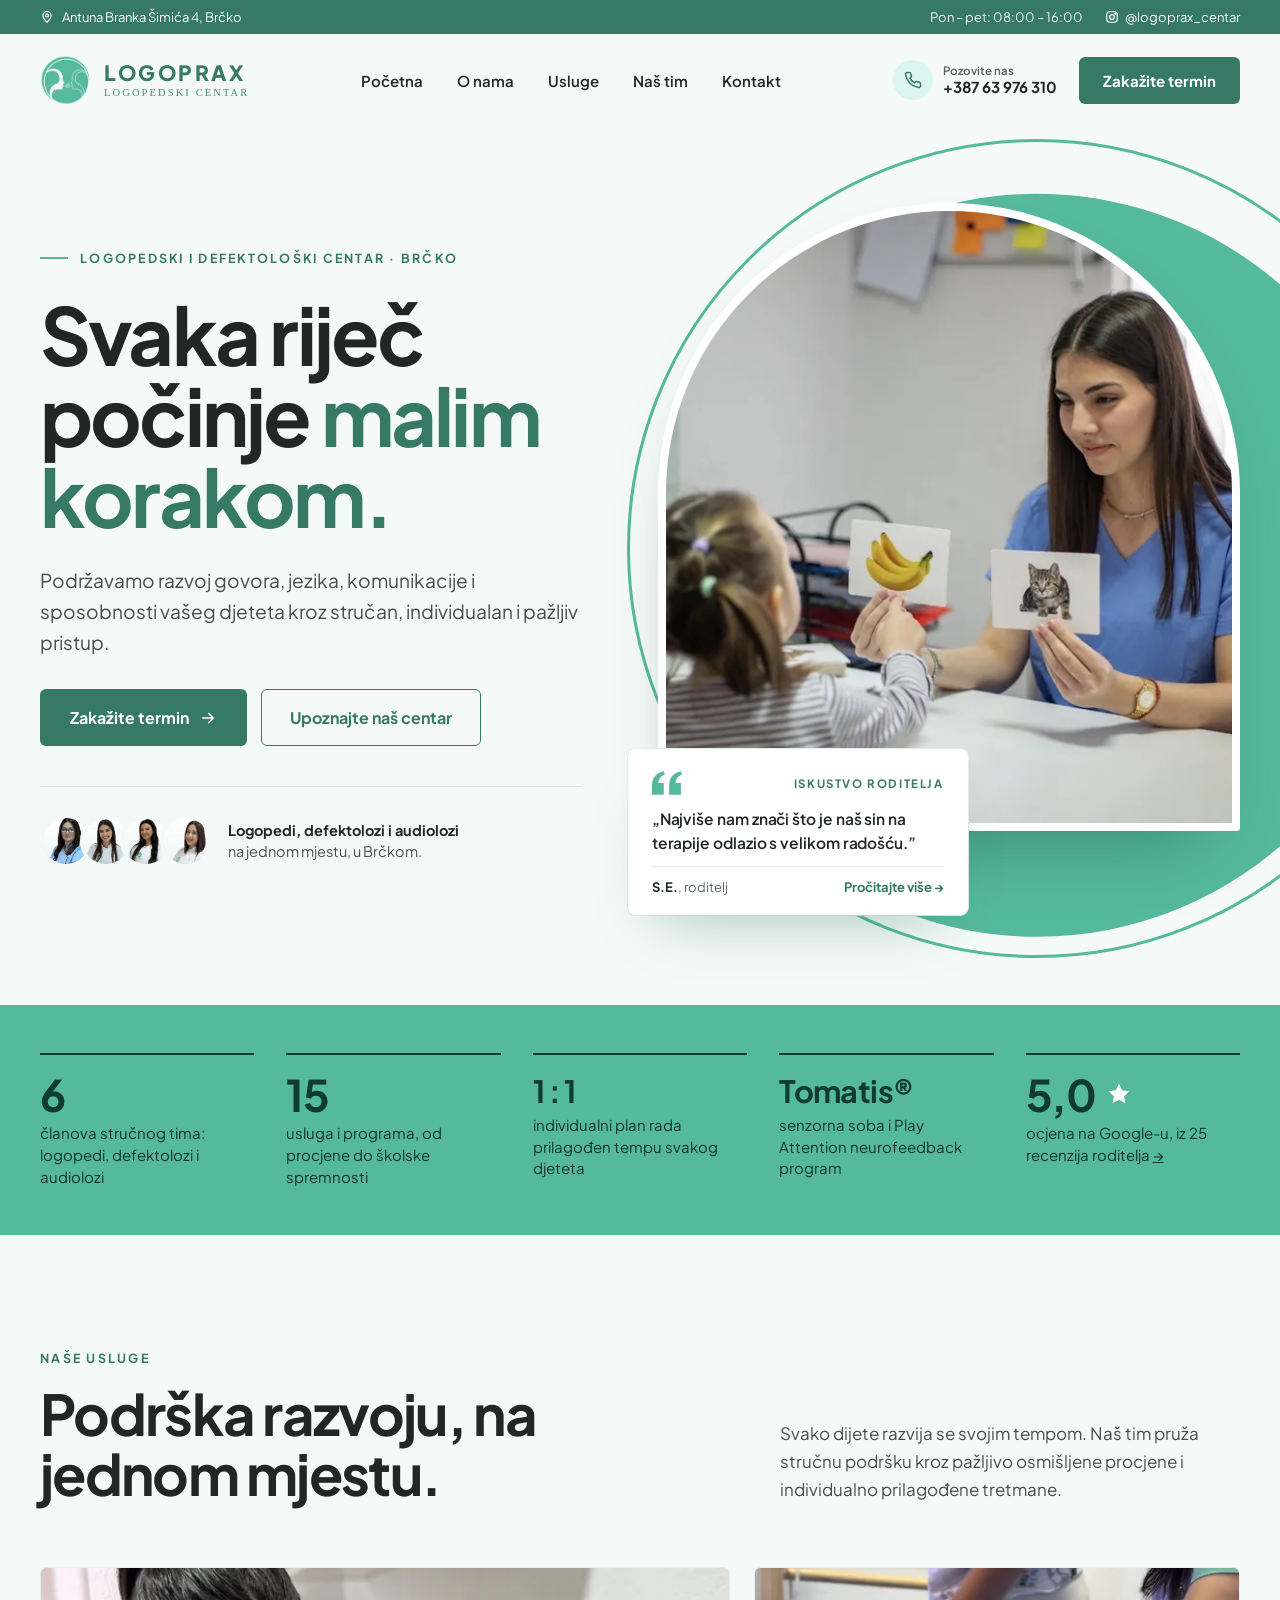
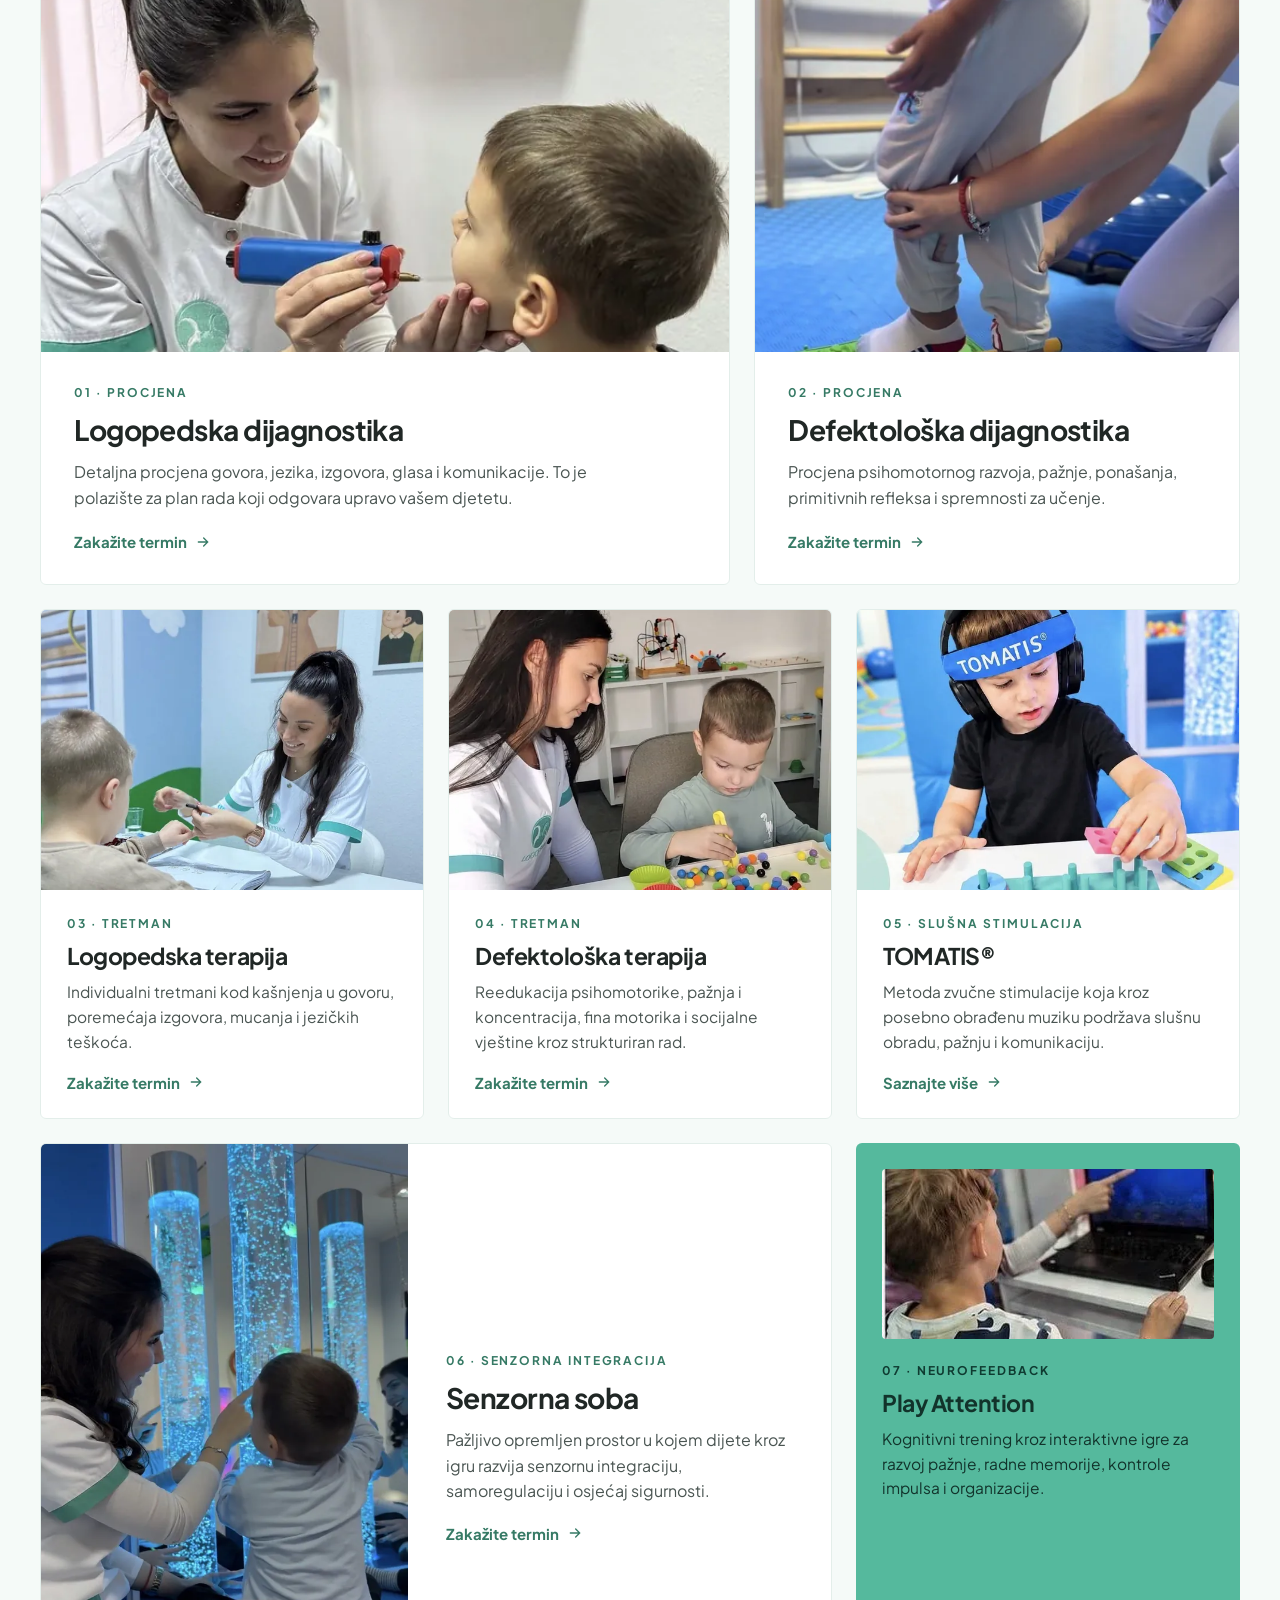
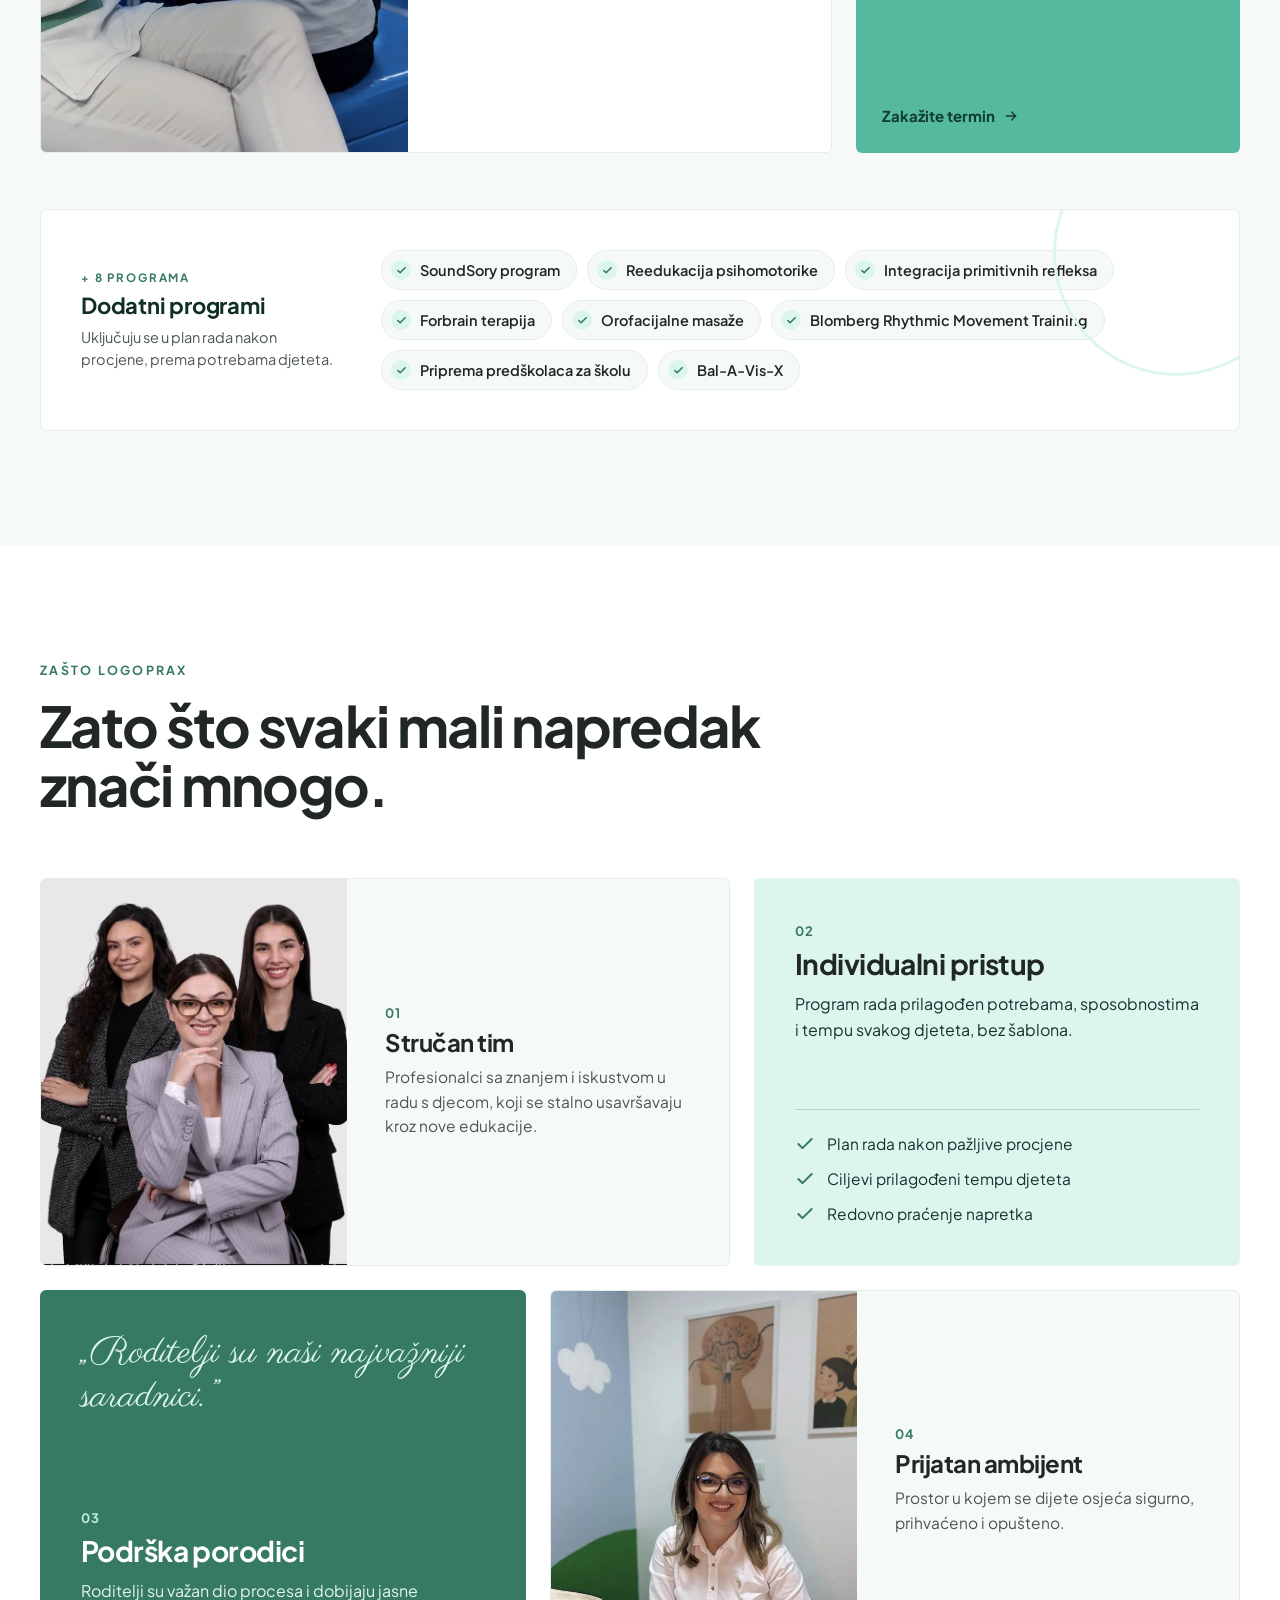
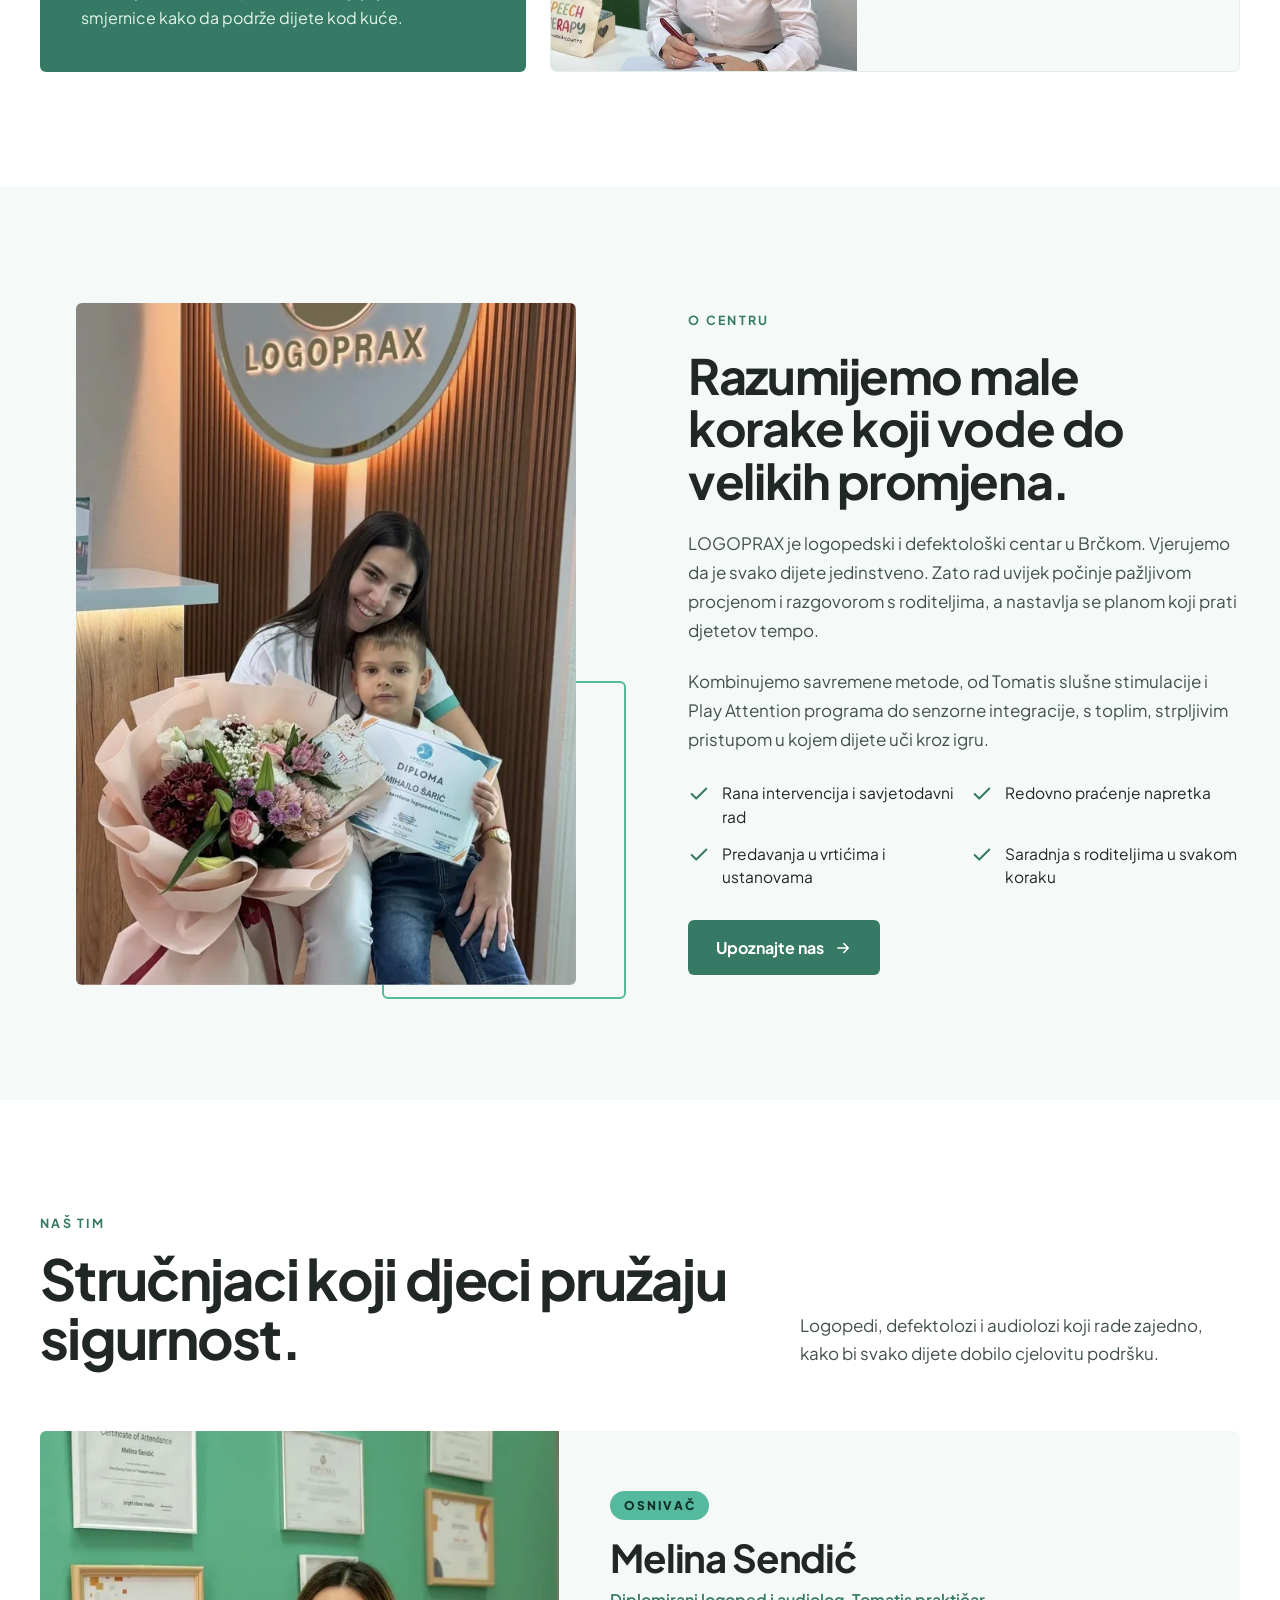
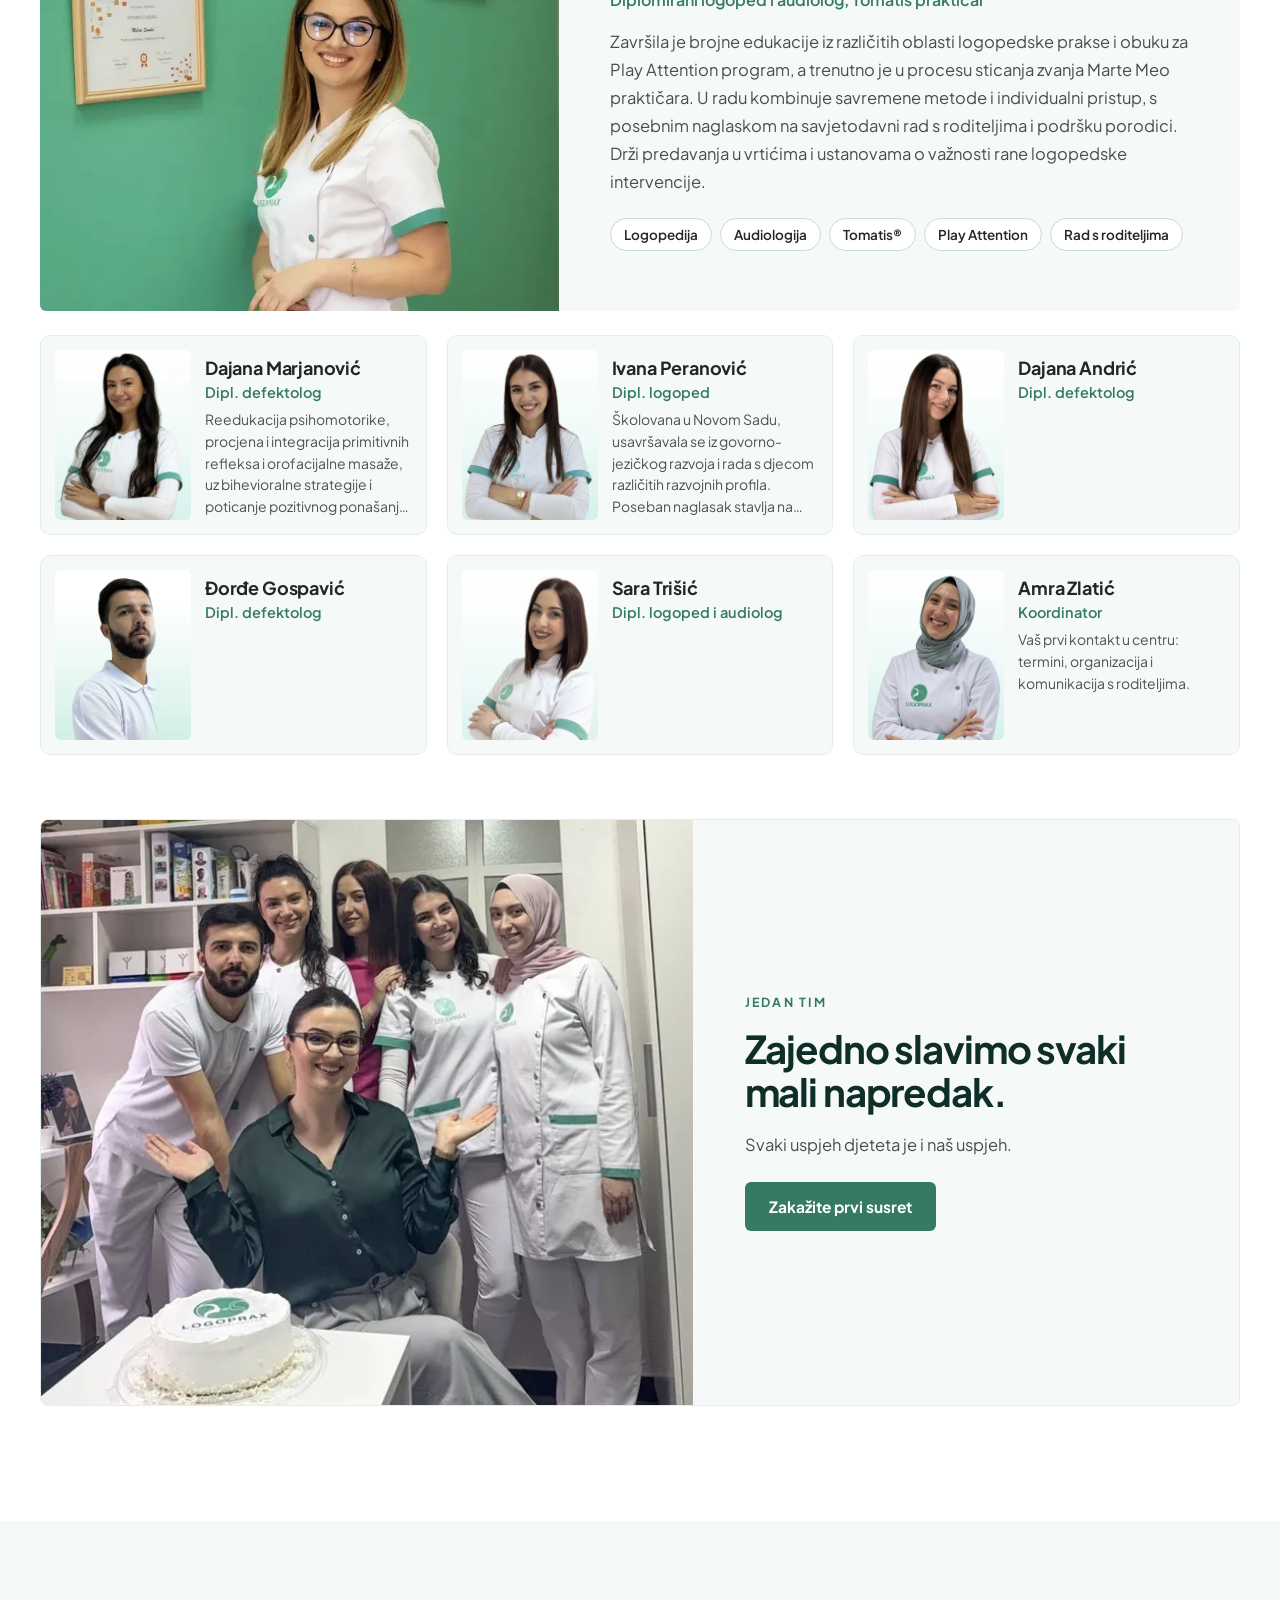
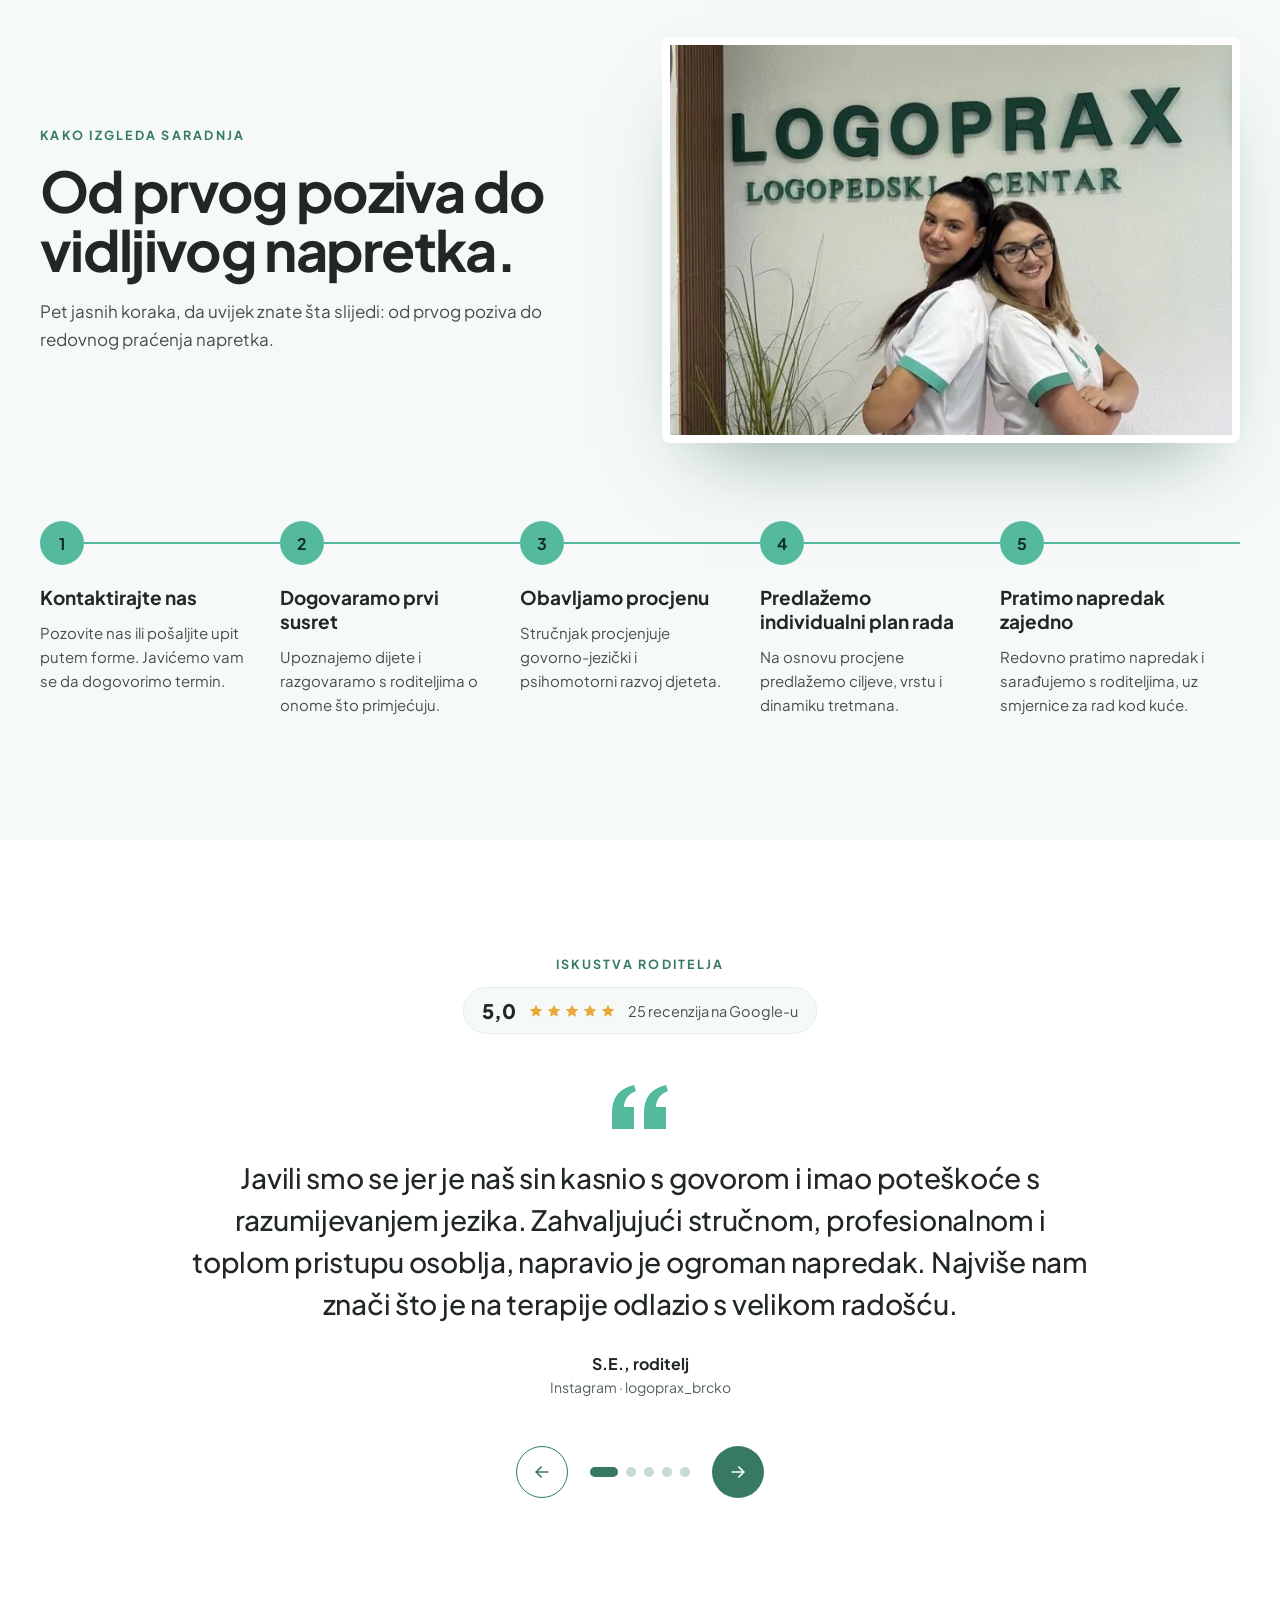
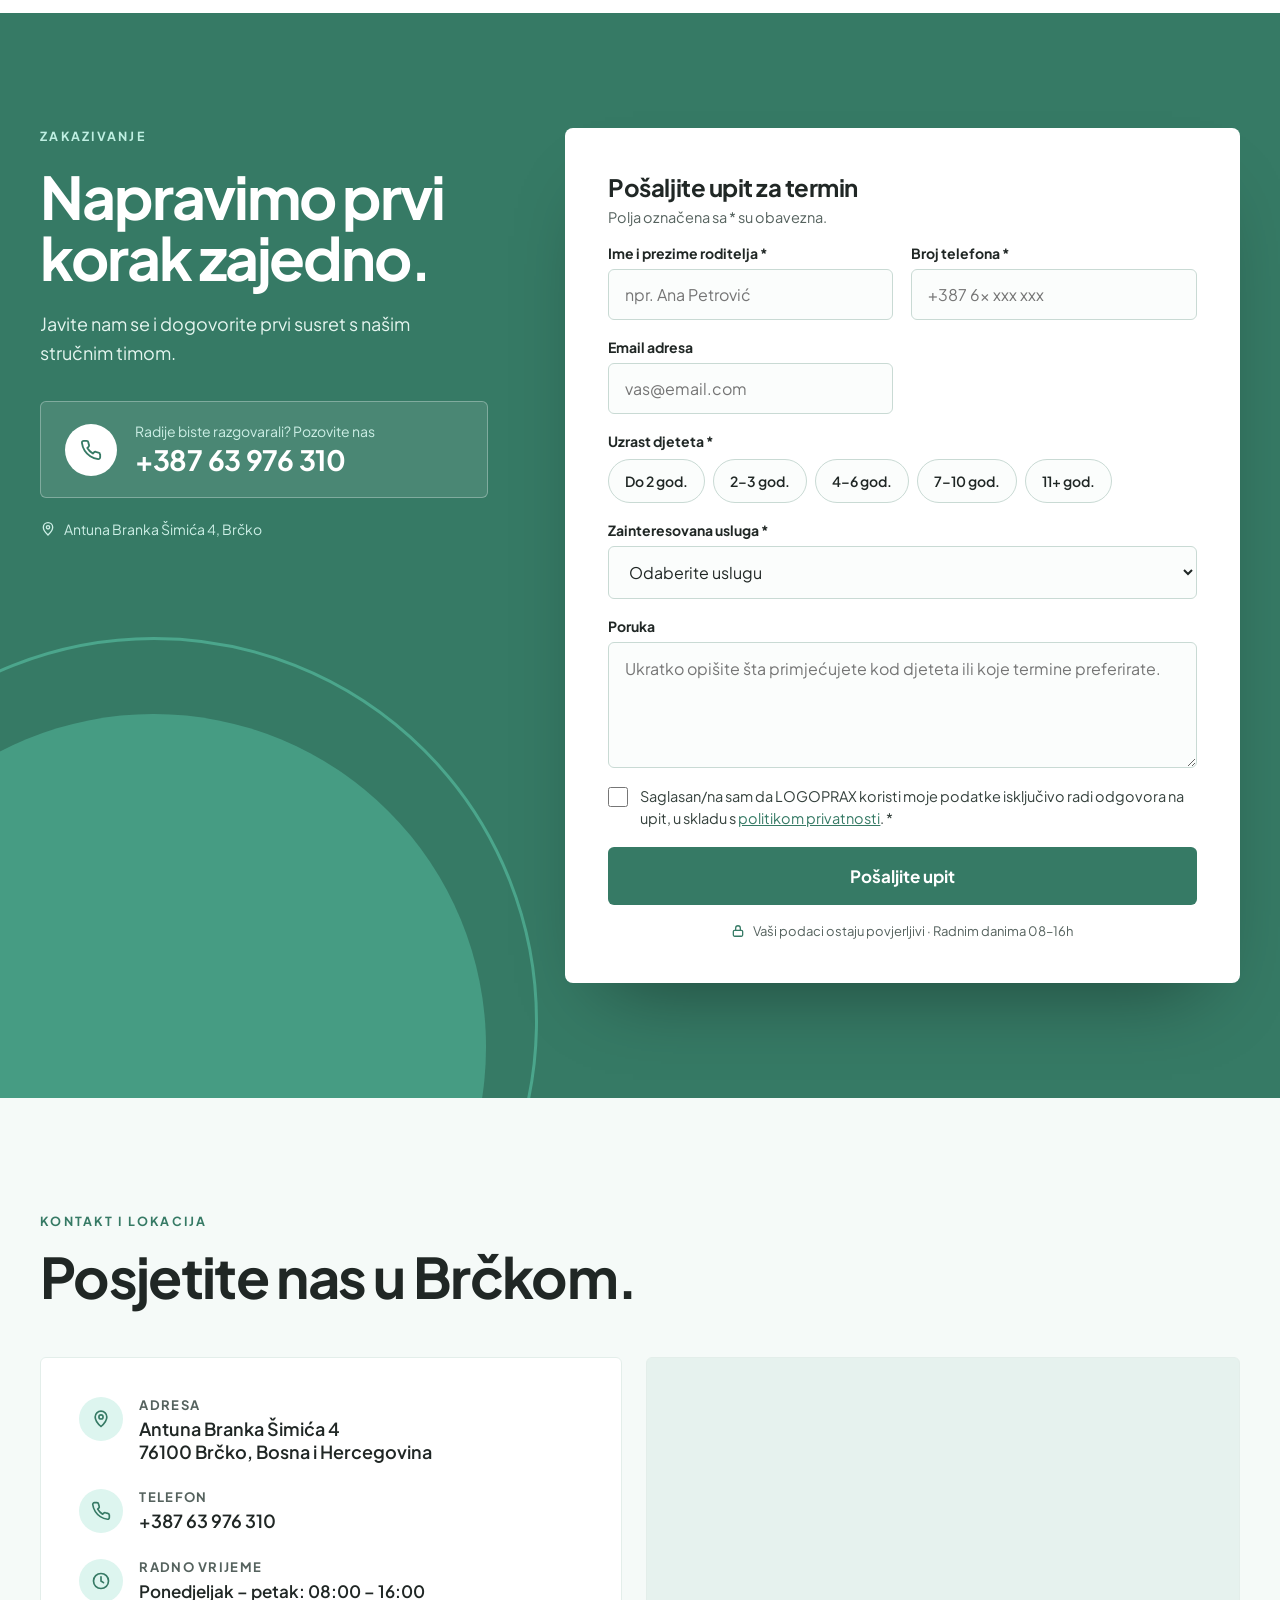
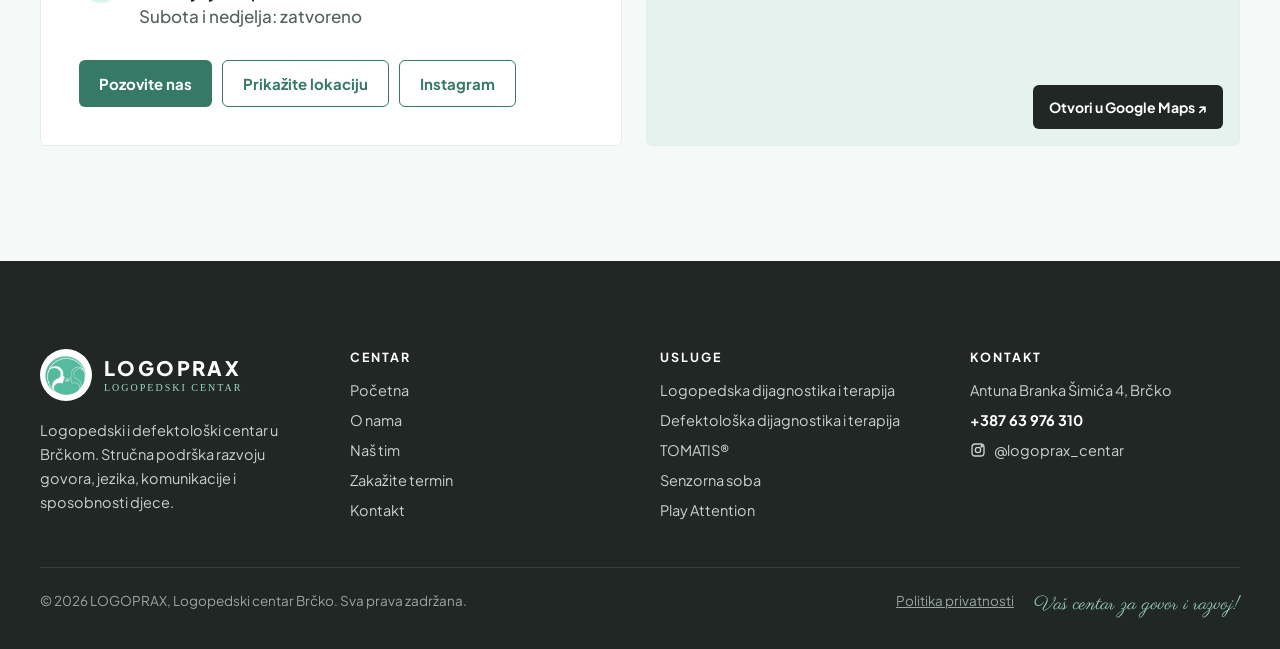
<file: index.html>
<!doctype html>
<html lang="bs">
<head>
<meta charset="utf-8">
<meta name="viewport" content="width=device-width, initial-scale=1">
<title>LOGOPRAX | Logopedski i defektološki centar Brčko</title>
<meta name="description" content="Logopedski i defektološki centar u Brčkom. Logopedska i defektološka dijagnostika i terapija, Tomatis®, senzorna soba i Play Attention. Zakažite termin: +387 63 976 310.">
<link rel="canonical" href="https://vilceknenad1.github.io/logopedski-centar-Logoprax/">
<meta name="theme-color" content="#367A65">
<meta property="og:type" content="website">
<meta property="og:locale" content="bs_BA">
<meta property="og:site_name" content="LOGOPRAX">
<meta property="og:title" content="LOGOPRAX | Logopedski i defektološki centar Brčko">
<meta property="og:description" content="Logopedski i defektološki centar u Brčkom. Logopedska i defektološka dijagnostika i terapija, Tomatis®, senzorna soba i Play Attention. Zakažite termin: +387 63 976 310.">
<meta property="og:url" content="https://vilceknenad1.github.io/logopedski-centar-Logoprax/">
<meta property="og:image" content="https://vilceknenad1.github.io/logopedski-centar-Logoprax/assets/img/og-image.jpg">
<meta name="twitter:card" content="summary_large_image">
<link rel="icon" type="image/png" href="favicon.png">
<link rel="apple-touch-icon" href="apple-touch-icon.png">
<link rel="preconnect" href="https://fonts.googleapis.com">
<link rel="preconnect" href="https://fonts.gstatic.com" crossorigin>
<link href="https://fonts.googleapis.com/css2?family=Plus+Jakarta+Sans:wght@400;500;600;700;800&amp;family=Parisienne&amp;display=swap" rel="stylesheet">
<link rel="stylesheet" href="assets/css/style.css">
<script type="application/ld+json">{"@context": "https://schema.org", "@type": "MedicalBusiness", "name": "LOGOPRAX Logopedski centar", "alternateName": "Logoprax logopedski i defektološki centar Brčko", "description": "Logopedski i defektološki centar u Brčkom: logopedska i defektološka dijagnostika i terapija, Tomatis, senzorna soba i Play Attention program.", "url": "https://vilceknenad1.github.io/logopedski-centar-Logoprax/", "logo": "https://vilceknenad1.github.io/logopedski-centar-Logoprax/apple-touch-icon.png", "image": "https://vilceknenad1.github.io/logopedski-centar-Logoprax/assets/img/og-image.jpg", "telephone": "+38763976310", "address": {"@type": "PostalAddress", "streetAddress": "Antuna Branka Šimića 4", "addressLocality": "Brčko", "postalCode": "76100", "addressCountry": "BA"}, "geo": {"@type": "GeoCoordinates", "latitude": 44.8802659, "longitude": 18.8049956}, "openingHoursSpecification": [{"@type": "OpeningHoursSpecification", "dayOfWeek": ["Monday", "Tuesday", "Wednesday", "Thursday", "Friday"], "opens": "08:00", "closes": "16:00"}], "areaServed": "Brčko", "sameAs": ["https://www.instagram.com/logoprax_centar/"], "medicalSpecialty": "SpeechPathology"}</script>
</head>
<body>
<a href="#main" class="sr-only" style="position:absolute">Preskoči na sadržaj</a>
<div style="font-family: 'Plus Jakarta Sans', system-ui, sans-serif; color: #202725; background: #F5FAF8; overflow-x: clip; container: lp / inline-size">

<!-- TOP BAR -->
<div class="topbar" style="background: #367A65; color: #FFFFFF; font-size: 13px">
<div style="max-width: 1280px; margin: 0 auto; padding: 9px clamp(16px, 4vw, 40px); display: flex; justify-content: space-between; align-items: center; gap: 16px; flex-wrap: wrap">
<span style="display: flex; align-items: center; gap: 8px"><svg aria-hidden="true" width="14" height="14" viewBox="0 0 24 24" fill="none" stroke="currentColor" stroke-width="2" stroke-linecap="round" stroke-linejoin="round"><path d="M12 21s-7-6.2-7-11.5A7 7 0 0 1 19 9.5C19 14.8 12 21 12 21z"></path><circle cx="12" cy="9.5" r="2.5"></circle></svg>Antuna Branka Šimića 4, Brčko</span>
<span style="display: flex; align-items: center; gap: 22px"><span style="opacity: .9">Pon – pet: 08:00 – 16:00</span><a href="https://www.instagram.com/logoprax_centar/" style="color: #FFFFFF; text-decoration: none; display: flex; align-items: center; gap: 6px"><svg aria-hidden="true" width="14" height="14" viewBox="0 0 24 24" fill="none" stroke="currentColor" stroke-width="2"><rect x="3" y="3" width="18" height="18" rx="5"></rect><circle cx="12" cy="12" r="4"></circle><circle cx="17.5" cy="6.5" r="1" fill="currentColor"></circle></svg>@logoprax_centar</a></span>
</div>
</div>

<!-- HEADER -->
<header id="site-header" style="position: sticky; top: 0; z-index: 50; background: #F5FAF8; box-shadow: none; transition: background .3s ease, box-shadow .3s ease; backdrop-filter: saturate(1.4) blur(8px)">
<div style="max-width: 1280px; margin: 0 auto; padding: 20px clamp(16px, 4vw, 40px); display: flex; align-items: center; justify-content: space-between; gap: 24px; transition: padding .3s ease">
<a href="#pocetna" aria-label="LOGOPRAX, početna" style="display: flex; align-items: center; gap: 12px; text-decoration: none">
<img src="assets/img/logo-znak.png" alt="" style="width: 52px; height: 52px; object-fit: contain; transition: width .3s ease, height .3s ease">
<span style="display: flex; flex-direction: column; line-height: 1">
<span style="font-weight: 800; font-size: 21px; letter-spacing: .12em; color: #367A65">LOGOPRAX</span>
<span style="font-family: Georgia, 'Times New Roman', serif; font-size: 10.5px; letter-spacing: .2em; color: #3F8F77; margin-top: 5px">LOGOPEDSKI CENTAR</span>
</span>
</a>
<nav class="nav desk" aria-label="Glavna navigacija" style="display: flex; align-items: center; gap: 34px; font-size: 15px; font-weight: 600">
<a href="#pocetna">Početna</a>
<a href="#o-nama">O nama</a>
<a href="#usluge">Usluge</a>
<a href="#tim">Naš tim</a>
<a href="#kontakt">Kontakt</a>
</nav>
<div class="desk" style="display: flex; align-items: center; gap: 22px">
<a href="tel:+38763976310" style="display: flex; align-items: center; gap: 10px; text-decoration: none; color: #202725">
<span style="width: 40px; height: 40px; border-radius: 50%; background: #DDF5EF; display: flex; align-items: center; justify-content: center; color: #367A65"><svg aria-hidden="true" width="18" height="18" viewBox="0 0 24 24" fill="none" stroke="currentColor" stroke-width="2" stroke-linecap="round" stroke-linejoin="round"><path d="M22 16.9v3a2 2 0 0 1-2.2 2 19.8 19.8 0 0 1-8.6-3.1 19.5 19.5 0 0 1-6-6A19.8 19.8 0 0 1 2.1 4.2 2 2 0 0 1 4.1 2h3a2 2 0 0 1 2 1.7c.1.9.4 1.8.7 2.7a2 2 0 0 1-.5 2.1L8 9.8a16 16 0 0 0 6 6l1.3-1.3a2 2 0 0 1 2.1-.4c.9.3 1.8.6 2.7.7a2 2 0 0 1 1.7 2z"></path></svg></span>
<span style="display: flex; flex-direction: column; line-height: 1.2"><span style="font-size: 11.5px; color: #55625E; font-weight: 600">Pozovite nas</span><span style="font-size: 15px; font-weight: 700">+387 63 976 310</span></span>
</a>
<a href="#zakazivanje" class="btn btn-g" style="background: #367A65; color: #FFFFFF; text-decoration: none; font-weight: 700; font-size: 15px; padding: 14px 24px; border-radius: 6px">Zakažite termin</a>
</div>
<div class="mob" style="align-items: center; gap: 10px">
<a href="tel:+38763976310" aria-label="Pozovite +387 63 976 310" style="width: 44px; height: 44px; border-radius: 50%; background: #DDF5EF; display: flex; align-items: center; justify-content: center; color: #367A65"><svg aria-hidden="true" width="19" height="19" viewBox="0 0 24 24" fill="none" stroke="currentColor" stroke-width="2" stroke-linecap="round" stroke-linejoin="round"><path d="M22 16.9v3a2 2 0 0 1-2.2 2 19.8 19.8 0 0 1-8.6-3.1 19.5 19.5 0 0 1-6-6A19.8 19.8 0 0 1 2.1 4.2 2 2 0 0 1 4.1 2h3a2 2 0 0 1 2 1.7c.1.9.4 1.8.7 2.7a2 2 0 0 1-.5 2.1L8 9.8a16 16 0 0 0 6 6l1.3-1.3a2 2 0 0 1 2.1-.4c.9.3 1.8.6 2.7.7a2 2 0 0 1 1.7 2z"></path></svg></a>
<button type="button" id="menu-btn" aria-label="Otvori meni" aria-expanded="false" aria-controls="mobile-nav" style="width: 44px; height: 44px; border-radius: 50%; border: 1px solid #C9DAD4; background: #FFFFFF; display: flex; align-items: center; justify-content: center; cursor: pointer; color: #202725">
<span class="ic-open"><svg aria-hidden="true" width="20" height="20" viewBox="0 0 24 24" fill="none" stroke="currentColor" stroke-width="2" stroke-linecap="round"><path d="M4 7h16M4 12h16M4 17h10"></path></svg></span>
<span class="ic-close" hidden><svg aria-hidden="true" width="20" height="20" viewBox="0 0 24 24" fill="none" stroke="currentColor" stroke-width="2" stroke-linecap="round"><path d="M6 6l12 12M18 6L6 18"></path></svg></span>
</button>
</div>
</div>
<div id="mobile-nav" hidden>
<nav aria-label="Mobilna navigacija" style="border-top: 1px solid #E1ECE8; background: #FFFFFF; padding: 12px 20px 24px; display: flex; flex-direction: column">
<a href="#pocetna" style="padding: 16px 4px; font-size: 18px; font-weight: 700; color: #202725; text-decoration: none; border-bottom: 1px solid #EEF4F2">Početna</a>
<a href="#o-nama" style="padding: 16px 4px; font-size: 18px; font-weight: 700; color: #202725; text-decoration: none; border-bottom: 1px solid #EEF4F2">O nama</a>
<a href="#usluge" style="padding: 16px 4px; font-size: 18px; font-weight: 700; color: #202725; text-decoration: none; border-bottom: 1px solid #EEF4F2">Usluge</a>
<a href="#tim" style="padding: 16px 4px; font-size: 18px; font-weight: 700; color: #202725; text-decoration: none; border-bottom: 1px solid #EEF4F2">Naš tim</a>
<a href="#kontakt" style="padding: 16px 4px; font-size: 18px; font-weight: 700; color: #202725; text-decoration: none; border-bottom: 1px solid #EEF4F2">Kontakt</a>
<a href="#zakazivanje" class="btn btn-g" style="margin-top: 20px; background: #367A65; color: #FFFFFF; text-decoration: none; font-weight: 700; font-size: 16px; padding: 16px 24px; border-radius: 6px; text-align: center">Zakažite termin</a>
<a href="tel:+38763976310" style="margin-top: 12px; text-align: center; font-weight: 700; color: #367A65; text-decoration: none; padding: 10px">+387 63 976 310</a>
</nav>
</div>
</header>

<main id="main">
<!-- HERO -->
<section id="pocetna" style="position: relative; overflow: hidden; background: #F5FAF8; padding: clamp(40px, 6vw, 88px) 0 clamp(56px, 7vw, 104px)">
<div aria-hidden="true" class="hide-sm" style="position: absolute; right: -10vw; top: 50%; transform: translateY(-50%); width: min(58vw, 820px); aspect-ratio: 1 / 1; border-radius: 50%; background: #55B99D"></div>
<div aria-hidden="true" class="hide-sm" style="position: absolute; right: -13vw; top: 50%; transform: translateY(-52%); width: min(64vw, 900px); aspect-ratio: 1 / 1; border-radius: 50%; border: 3px solid #55B99D; box-sizing: border-box"></div>
<div style="position: relative; max-width: 1280px; margin: 0 auto; padding: 0 clamp(16px, 4vw, 40px); display: flex; flex-wrap: wrap; align-items: center; gap: clamp(40px, 6vw, 88px)">
<div style="flex: 1 1 440px; min-width: 0; display: flex; flex-direction: column; gap: 28px">
<p style="margin: 0; font-size: 12.5px; font-weight: 700; letter-spacing: .18em; color: #367A65; display: flex; align-items: center; gap: 12px"><span aria-hidden="true" style="width: 28px; height: 2px; background: #55B99D; display: inline-block"></span>LOGOPEDSKI I DEFEKTOLOŠKI CENTAR · BRČKO</p>
<h1 style="margin: 0; font-size: clamp(44px, 6.2vw, 86px); line-height: 1.02; letter-spacing: -0.035em; font-weight: 700; color: #202725">Svaka riječ počinje <span style="color: #367A65">malim korakom.</span></h1>
<p style="margin: 0; font-size: clamp(17px, 1.5vw, 20px); line-height: 1.6; color: #44504C; max-width: 540px">Podržavamo razvoj govora, jezika, komunikacije i sposobnosti vašeg djeteta kroz stručan, individualan i pažljiv pristup.</p>
<div style="display: flex; flex-wrap: wrap; gap: 14px; margin-top: 4px">
<a href="#zakazivanje" class="btn btn-g" style="background: #367A65; color: #FFFFFF; text-decoration: none; font-weight: 700; font-size: 16px; padding: 18px 30px; border-radius: 6px; display: inline-flex; align-items: center; gap: 10px">Zakažite termin<svg aria-hidden="true" width="18" height="18" viewBox="0 0 24 24" fill="none" stroke="currentColor" stroke-width="2" stroke-linecap="round"><path d="M5 12h14M13 6l6 6-6 6"></path></svg></a>
<a href="#o-nama" class="btn btn-o" style="background: transparent; color: #367A65; text-decoration: none; font-weight: 700; font-size: 16px; padding: 17px 28px; border-radius: 6px; border: 1.5px solid #367A65">Upoznajte naš centar</a>
</div>
<div class="hide-sm" style="display: flex; align-items: center; gap: 16px; margin-top: 12px; padding-top: 28px; border-top: 1px solid #DCE8E4">
<div style="display: flex">
<img loading="lazy" decoding="async" src="assets/img/tim-melina-sendic-mala-580.webp" srcset="assets/img/tim-melina-sendic-mala-580.webp 580w" sizes="(max-width: 680px) 74vw, (max-width: 1080px) 45vw, 400px" width="580" height="905" alt="" style="width: 46px; height: 46px; border-radius: 50%; object-fit: cover; object-position: top; border: 3px solid #F5FAF8; background: #DDF5EF">
<img loading="lazy" decoding="async" src="assets/img/tim-ivana-peranovic-570.webp" srcset="assets/img/tim-ivana-peranovic-570.webp 570w" sizes="(max-width: 680px) 74vw, (max-width: 1080px) 45vw, 400px" width="570" height="885" alt="" style="width: 46px; height: 46px; border-radius: 50%; object-fit: cover; object-position: top; border: 3px solid #F5FAF8; margin-left: -12px; background: #DDF5EF">
<img loading="lazy" decoding="async" src="assets/img/tim-dajana-marjanovic-560.webp" srcset="assets/img/tim-dajana-marjanovic-560.webp 560w" sizes="(max-width: 680px) 74vw, (max-width: 1080px) 45vw, 400px" width="560" height="945" alt="" style="width: 46px; height: 46px; border-radius: 50%; object-fit: cover; object-position: top; border: 3px solid #F5FAF8; margin-left: -12px; background: #DDF5EF">
<img loading="lazy" decoding="async" src="assets/img/tim-sara-trisic-570.webp" srcset="assets/img/tim-sara-trisic-570.webp 570w" sizes="(max-width: 680px) 74vw, (max-width: 1080px) 45vw, 400px" width="570" height="1002" alt="" style="width: 46px; height: 46px; border-radius: 50%; object-fit: cover; object-position: top; border: 3px solid #F5FAF8; margin-left: -12px; background: #DDF5EF">
</div>
<p style="margin: 0; font-size: 14.5px; line-height: 1.45; color: #44504C"><strong style="color: #202725">Logopedi, defektolozi i audiolozi</strong><br>na jednom mjestu, u Brčkom.</p>
</div>
</div>
<div class="hero-media" style="flex: 1 1 480px; min-width: 0; position: relative; padding: 0 0 84px 0">
<div style="border-radius: 999px 999px 12px 12px; overflow: hidden; aspect-ratio: 1 / 1.08; background: #DDF5EF; border: 8px solid #FFFFFF; box-shadow: 0 40px 80px -40px rgba(15,59,49,.45); box-sizing: border-box">
<img fetchpriority="high" src="assets/img/hero-logoped-djevojcica-1179.webp" srcset="assets/img/hero-logoped-djevojcica-640.webp 640w, assets/img/hero-logoped-djevojcica-1179.webp 1179w" sizes="(max-width: 680px) 92vw, (max-width: 1080px) 560px, 620px" width="1179" height="1167" alt="Logopedinja u radu s djevojčicom, pokazuje sličice banane i mačke" style="width: 100%; height: 100%; object-fit: cover; display: block">
</div>
<figure class="hero-quote" style="position: absolute; left: clamp(-32px, -2.4vw, 0px); bottom: 0; margin: 0; background: #FFFFFF; border-radius: 8px; padding: 22px 24px 20px; display: flex; flex-direction: column; gap: 12px; box-shadow: 0 30px 60px -30px rgba(54,122,101,.45), 0 0 0 1px #E3EEEA; width: min(340px, 84%); box-sizing: border-box">
<span style="display: flex; align-items: center; justify-content: space-between">
<svg aria-hidden="true" width="30" height="24" viewBox="0 0 56 44" fill="#55B99D"><path d="M0 44V27C0 12 8 3 22 0l2 6c-8 3-12 9-12 16h10v22H0zm32 0V27c0-15 8-24 22-27l2 6c-8 3-12 9-12 16h10v22H32z"></path></svg>
<span style="font-size: 11.5px; font-weight: 700; letter-spacing: .14em; color: #367A65">ISKUSTVO RODITELJA</span>
</span>
<blockquote style="margin: 0; font-size: 15.5px; line-height: 1.5; font-weight: 600; color: #202725; letter-spacing: -0.005em">„Najviše nam znači što je naš sin na terapije odlazio s velikom radošću.”</blockquote>
<figcaption style="display: flex; align-items: center; justify-content: space-between; gap: 12px; padding-top: 12px; border-top: 1px solid #E3EEEA; font-size: 13px; color: #55625E"><span><strong style="color: #202725">S.E.</strong>, roditelj</span><a href="#iskustva" style="font-weight: 700; color: #367A65; text-decoration: none">Pročitajte više →</a></figcaption>
</figure>
</div>
</div>
</section>

<!-- TRUST STRIP -->
<section aria-label="Zašto nam roditelji vjeruju" style="background: #55B99D">
<div class="trust" style="max-width: 1280px; margin: 0 auto; padding: clamp(32px, 4vw, 48px) clamp(16px, 4vw, 40px); display: grid; grid-template-columns: repeat(auto-fit, minmax(200px, 1fr)); gap: 32px">
<div style="display: flex; flex-direction: column; gap: 6px; padding-top: 18px; position: relative; border-top: 2px solid rgba(15,59,49,.22)">
<span aria-hidden="true" style="position: absolute; top: -2px; left: 0; height: 2px; width: 100%; background: #0F3B31" class="trust-line"></span>
<span style="font-size: clamp(34px, 3.4vw, 44px); font-weight: 700; letter-spacing: -0.03em; color: #0F3B31; line-height: 1"><span data-count="6">6</span></span>
<span style="font-size: 15px; color: #12332B; line-height: 1.45">članova stručnog tima: logopedi, defektolozi i audiolozi</span>
</div>
<div style="display: flex; flex-direction: column; gap: 6px; padding-top: 18px; position: relative; border-top: 2px solid rgba(15,59,49,.22)">
<span aria-hidden="true" style="position: absolute; top: -2px; left: 0; height: 2px; width: 100%; background: #0F3B31" class="trust-line"></span>
<span style="font-size: clamp(34px, 3.4vw, 44px); font-weight: 700; letter-spacing: -0.03em; color: #0F3B31; line-height: 1"><span data-count="15">15</span></span>
<span style="font-size: 15px; color: #12332B; line-height: 1.45">usluga i programa, od procjene do školske spremnosti</span>
</div>
<div style="display: flex; flex-direction: column; gap: 6px; padding-top: 18px; position: relative; border-top: 2px solid rgba(15,59,49,.22)">
<span aria-hidden="true" style="position: absolute; top: -2px; left: 0; height: 2px; width: 100%; background: #0F3B31" class="trust-line"></span>
<span style="font-size: clamp(26px, 2.4vw, 32px); font-weight: 700; letter-spacing: -0.02em; color: #0F3B31; line-height: 1.15">1 : 1</span>
<span style="font-size: 15px; color: #12332B; line-height: 1.45">individualni plan rada prilagođen tempu svakog djeteta</span>
</div>
<div style="display: flex; flex-direction: column; gap: 6px; padding-top: 18px; position: relative; border-top: 2px solid rgba(15,59,49,.22)">
<span aria-hidden="true" style="position: absolute; top: -2px; left: 0; height: 2px; width: 100%; background: #0F3B31" class="trust-line"></span>
<span style="font-size: clamp(26px, 2.4vw, 32px); font-weight: 700; letter-spacing: -0.02em; color: #0F3B31; line-height: 1.15">Tomatis®</span>
<span style="font-size: 15px; color: #12332B; line-height: 1.45">senzorna soba i Play Attention neurofeedback program</span>
</div>
<a href="https://www.google.com/maps/place/?q=place_id:ChIJ6afzyH4NXEcR3AvKUHpBMxo" style="display: flex; flex-direction: column; gap: 6px; padding-top: 18px; position: relative; border-top: 2px solid rgba(15,59,49,.22); text-decoration: none">
<span aria-hidden="true" style="position: absolute; top: -2px; left: 0; height: 2px; width: 100%; background: #0F3B31" class="trust-line"></span>
<span style="font-size: clamp(34px, 3.4vw, 44px); font-weight: 700; letter-spacing: -0.03em; color: #0F3B31; line-height: 1; display: flex; align-items: center; gap: 10px">5,0<svg aria-hidden="true" class="lp-star" width="26" height="26" viewBox="0 0 24 24" fill="#FFFFFF"><path d="M12 2.5l2.9 6 6.6.9-4.8 4.6 1.2 6.5L12 17.4l-5.9 3.1 1.2-6.5L2.5 9.4l6.6-.9z"></path></svg></span>
<span style="font-size: 15px; color: #12332B; line-height: 1.45">ocjena na Google-u, iz 25 recenzija roditelja <span style="text-decoration: underline">→</span></span>
</a>
</div>
</section>

<!-- SERVICES -->
<section id="usluge" style="background: #F5FAF8; padding: clamp(72px, 9vw, 128px) 0">
<div style="max-width: 1280px; margin: 0 auto; padding: 0 clamp(16px, 4vw, 40px)">
<div style="display: flex; flex-wrap: wrap; justify-content: space-between; align-items: flex-end; gap: 24px 64px; margin-bottom: clamp(40px, 5vw, 64px)">
<div style="flex: 1 1 520px; min-width: 0">
<p style="margin: 0 0 18px; font-size: 12.5px; font-weight: 700; letter-spacing: .18em; color: #367A65">NAŠE USLUGE</p>
<h2 style="margin: 0; font-size: clamp(34px, 4.4vw, 60px); line-height: 1.05; letter-spacing: -0.03em; font-weight: 700">Podrška razvoju, na jednom mjestu.</h2>
</div>
<p style="flex: 1 1 360px; margin: 0; font-size: 17px; line-height: 1.65; color: #44504C; max-width: 460px">Svako dijete razvija se svojim tempom. Naš tim pruža stručnu podršku kroz pažljivo osmišljene procjene i individualno prilagođene tretmane.</p>
</div>

<div class="g12">
<a href="#zakazivanje" data-usluga="Logopedska dijagnostika" class="svc s7" style="display: flex; flex-direction: column; text-decoration: none; color: #202725; background: #FFFFFF; border-radius: 6px; overflow: hidden; border: 1px solid #E3EEEA">
<div style="overflow: hidden; height: clamp(240px, 30vw, 400px)"><img loading="lazy" decoding="async" src="assets/img/logopedska-dijagnostika-1179.webp" srcset="assets/img/logopedska-dijagnostika-640.webp 640w, assets/img/logopedska-dijagnostika-1179.webp 1179w" sizes="(max-width: 680px) 92vw, (max-width: 1080px) 50vw, 640px" width="1179" height="850" alt="Logopedinja procjenjuje govor dječaka" style="width: 100%; height: 100%; object-fit: cover; object-position: center 30%; display: block"></div>
<div style="padding: clamp(24px, 2.6vw, 34px); display: flex; flex-direction: column; gap: 12px; flex: 1">
<span style="font-size: 12px; letter-spacing: .16em; font-weight: 700; color: #367A65">01 · PROCJENA</span>
<h3 style="margin: 0; font-size: clamp(24px, 2.2vw, 30px); letter-spacing: -0.02em; font-weight: 700">Logopedska dijagnostika</h3>
<p style="margin: 0; font-size: 16px; line-height: 1.6; color: #4A5552; max-width: 560px">Detaljna procjena govora, jezika, izgovora, glasa i komunikacije. To je polazište za plan rada koji odgovara upravo vašem djetetu.</p>
<span class="more" style="margin-top: auto; padding-top: 10px; display: inline-flex; align-items: center; gap: 8px; font-weight: 700; font-size: 15px; color: #367A65">Zakažite termin<svg aria-hidden="true" width="16" height="16" viewBox="0 0 24 24" fill="none" stroke="currentColor" stroke-width="2" stroke-linecap="round"><path d="M5 12h14M13 6l6 6-6 6"></path></svg></span>
</div>
</a>
<a href="#zakazivanje" data-usluga="Defektološka dijagnostika" class="svc s5" style="display: flex; flex-direction: column; text-decoration: none; color: #202725; background: #FFFFFF; border-radius: 6px; overflow: hidden; border: 1px solid #E3EEEA">
<div style="overflow: hidden; height: clamp(240px, 30vw, 400px)"><img loading="lazy" decoding="async" src="assets/img/defektoloska-dijagnostika-1179.webp" srcset="assets/img/defektoloska-dijagnostika-640.webp 640w, assets/img/defektoloska-dijagnostika-1179.webp 1179w" sizes="(max-width: 680px) 92vw, (max-width: 1080px) 50vw, 640px" width="1179" height="1500" alt="Defektologinja vodi dijete kroz vježbu ravnoteže na podlozi" style="width: 100%; height: 100%; object-fit: cover; object-position: center 60%; display: block"></div>
<div style="padding: clamp(24px, 2.6vw, 34px); display: flex; flex-direction: column; gap: 12px; flex: 1">
<span style="font-size: 12px; letter-spacing: .16em; font-weight: 700; color: #367A65">02 · PROCJENA</span>
<h3 style="margin: 0; font-size: clamp(24px, 2.2vw, 30px); letter-spacing: -0.02em; font-weight: 700">Defektološka dijagnostika</h3>
<p style="margin: 0; font-size: 16px; line-height: 1.6; color: #4A5552">Procjena psihomotornog razvoja, pažnje, ponašanja, primitivnih refleksa i spremnosti za učenje.</p>
<span class="more" style="margin-top: auto; padding-top: 10px; display: inline-flex; align-items: center; gap: 8px; font-weight: 700; font-size: 15px; color: #367A65">Zakažite termin<svg aria-hidden="true" width="16" height="16" viewBox="0 0 24 24" fill="none" stroke="currentColor" stroke-width="2" stroke-linecap="round"><path d="M5 12h14M13 6l6 6-6 6"></path></svg></span>
</div>
</a>

<a href="#zakazivanje" data-usluga="Logopedska terapija" class="svc s4" style="display: flex; flex-direction: column; text-decoration: none; color: #202725; background: #FFFFFF; border-radius: 6px; overflow: hidden; border: 1px solid #E3EEEA">
<div style="overflow: hidden; height: 280px"><img loading="lazy" decoding="async" src="assets/img/logopedska-terapija-1179.webp" srcset="assets/img/logopedska-terapija-640.webp 640w, assets/img/logopedska-terapija-1179.webp 1179w" sizes="(max-width: 680px) 92vw, (max-width: 1080px) 50vw, 640px" width="1179" height="1190" alt="Logopedinja u radu s dječakom za stolom" style="width: 100%; height: 100%; object-fit: cover; object-position: center 35%; display: block"></div>
<div style="padding: 26px; display: flex; flex-direction: column; gap: 10px; flex: 1">
<span style="font-size: 12px; letter-spacing: .16em; font-weight: 700; color: #367A65">03 · TRETMAN</span>
<h3 style="margin: 0; font-size: 23px; letter-spacing: -0.02em; font-weight: 700">Logopedska terapija</h3>
<p style="margin: 0; font-size: 15.5px; line-height: 1.6; color: #4A5552">Individualni tretmani kod kašnjenja u govoru, poremećaja izgovora, mucanja i jezičkih teškoća.</p>
<span class="more" style="margin-top: auto; padding-top: 8px; display: inline-flex; align-items: center; gap: 8px; font-weight: 700; font-size: 15px; color: #367A65">Zakažite termin<svg aria-hidden="true" width="16" height="16" viewBox="0 0 24 24" fill="none" stroke="currentColor" stroke-width="2" stroke-linecap="round"><path d="M5 12h14M13 6l6 6-6 6"></path></svg></span>
</div>
</a>
<a href="#zakazivanje" data-usluga="Defektološka terapija" class="svc s4" style="display: flex; flex-direction: column; text-decoration: none; color: #202725; background: #FFFFFF; border-radius: 6px; overflow: hidden; border: 1px solid #E3EEEA">
<div style="overflow: hidden; height: 280px"><img loading="lazy" decoding="async" src="assets/img/defektoloska-terapija-1179.webp" srcset="assets/img/defektoloska-terapija-640.webp 640w, assets/img/defektoloska-terapija-1179.webp 1179w" sizes="(max-width: 680px) 92vw, (max-width: 1080px) 50vw, 640px" width="1179" height="910" alt="Defektologinja i dječak sortiraju kuglice po bojama" style="width: 100%; height: 100%; object-fit: cover; object-position: center center; display: block"></div>
<div style="padding: 26px; display: flex; flex-direction: column; gap: 10px; flex: 1">
<span style="font-size: 12px; letter-spacing: .16em; font-weight: 700; color: #367A65">04 · TRETMAN</span>
<h3 style="margin: 0; font-size: 23px; letter-spacing: -0.02em; font-weight: 700">Defektološka terapija</h3>
<p style="margin: 0; font-size: 15.5px; line-height: 1.6; color: #4A5552">Reedukacija psihomotorike, pažnja i koncentracija, fina motorika i socijalne vještine kroz strukturiran rad.</p>
<span class="more" style="margin-top: auto; padding-top: 8px; display: inline-flex; align-items: center; gap: 8px; font-weight: 700; font-size: 15px; color: #367A65">Zakažite termin<svg aria-hidden="true" width="16" height="16" viewBox="0 0 24 24" fill="none" stroke="currentColor" stroke-width="2" stroke-linecap="round"><path d="M5 12h14M13 6l6 6-6 6"></path></svg></span>
</div>
</a>
<a href="tomatis.html" class="svc s4" style="display: flex; flex-direction: column; text-decoration: none; color: #202725; background: #FFFFFF; border-radius: 6px; overflow: hidden; border: 1px solid #E3EEEA">
<div style="overflow: hidden; height: 280px"><img loading="lazy" decoding="async" src="assets/img/tomatis-1179.webp" srcset="assets/img/tomatis-640.webp 640w, assets/img/tomatis-1179.webp 1179w" sizes="(max-width: 680px) 92vw, (max-width: 1080px) 50vw, 640px" width="1179" height="1040" alt="Dječak sa Tomatis slušalicama slaže oblike" style="width: 100%; height: 100%; object-fit: cover; object-position: center 25%; display: block"></div>
<div style="padding: 26px; display: flex; flex-direction: column; gap: 10px; flex: 1">
<span style="font-size: 12px; letter-spacing: .16em; font-weight: 700; color: #367A65">05 · SLUŠNA STIMULACIJA</span>
<h3 style="margin: 0; font-size: 23px; letter-spacing: -0.02em; font-weight: 700">TOMATIS®</h3>
<p style="margin: 0; font-size: 15.5px; line-height: 1.6; color: #4A5552">Metoda zvučne stimulacije koja kroz posebno obrađenu muziku podržava slušnu obradu, pažnju i komunikaciju.</p>
<span class="more" style="margin-top: auto; padding-top: 8px; display: inline-flex; align-items: center; gap: 8px; font-weight: 700; font-size: 15px; color: #367A65">Saznajte više<svg aria-hidden="true" width="16" height="16" viewBox="0 0 24 24" fill="none" stroke="currentColor" stroke-width="2" stroke-linecap="round"><path d="M5 12h14M13 6l6 6-6 6"></path></svg></span>
</div>
</a>

<a href="#zakazivanje" data-usluga="Senzorna soba" class="svc s8" style="display: flex; flex-wrap: wrap; text-decoration: none; color: #202725; background: #FFFFFF; border-radius: 6px; overflow: hidden; border: 1px solid #E3EEEA">
<div style="overflow: hidden; flex: 1 1 320px; min-height: 340px"><img loading="lazy" decoding="async" src="assets/img/senzorna-soba-1179.webp" srcset="assets/img/senzorna-soba-640.webp 640w, assets/img/senzorna-soba-1179.webp 1179w" sizes="(max-width: 680px) 92vw, (max-width: 1080px) 50vw, 640px" width="1179" height="1957" alt="Terapeutkinja i dijete u senzornoj sobi kraj svjetlećih stubova s mjehurićima" style="width: 100%; height: 100%; object-fit: cover; object-position: center 35%; display: block"></div>
<div style="flex: 1 1 300px; padding: clamp(26px, 3vw, 40px); display: flex; flex-direction: column; gap: 12px; justify-content: center">
<span style="font-size: 12px; letter-spacing: .16em; font-weight: 700; color: #367A65">06 · SENZORNA INTEGRACIJA</span>
<h3 style="margin: 0; font-size: clamp(24px, 2.2vw, 30px); letter-spacing: -0.02em; font-weight: 700">Senzorna soba</h3>
<p style="margin: 0; font-size: 16px; line-height: 1.6; color: #4A5552">Pažljivo opremljen prostor u kojem dijete kroz igru razvija senzornu integraciju, samoregulaciju i osjećaj sigurnosti.</p>
<span class="more" style="margin-top: 8px; display: inline-flex; align-items: center; gap: 8px; font-weight: 700; font-size: 15px; color: #367A65">Zakažite termin<svg aria-hidden="true" width="16" height="16" viewBox="0 0 24 24" fill="none" stroke="currentColor" stroke-width="2" stroke-linecap="round"><path d="M5 12h14M13 6l6 6-6 6"></path></svg></span>
</div>
</a>
<a href="#zakazivanje" data-usluga="Play Attention" class="svc s4" style="display: flex; flex-direction: column; text-decoration: none; color: #12332B; background: #55B99D; border-radius: 6px; overflow: hidden">
<div style="padding: 26px 26px 0"><div style="overflow: hidden; border-radius: 4px; height: 170px"><img loading="lazy" decoding="async" src="assets/img/play-attention-400.webp" srcset="assets/img/play-attention-400.webp 400w" sizes="(max-width: 680px) 92vw, (max-width: 1080px) 50vw, 640px" width="400" height="380" alt="Dječak radi Play Attention vježbu za računarom uz terapeutkinju" style="width: 100%; height: 100%; object-fit: cover; display: block"></div></div>
<div style="padding: 24px 26px 28px; display: flex; flex-direction: column; gap: 10px; flex: 1">
<span style="font-size: 12px; letter-spacing: .16em; font-weight: 700; color: #0F3B31">07 · NEUROFEEDBACK</span>
<h3 style="margin: 0; font-size: 23px; letter-spacing: -0.02em; font-weight: 700">Play Attention</h3>
<p style="margin: 0; font-size: 15.5px; line-height: 1.6; color: #12332B">Kognitivni trening kroz interaktivne igre za razvoj pažnje, radne memorije, kontrole impulsa i organizacije.</p>
<span class="more" style="margin-top: auto; padding-top: 8px; display: inline-flex; align-items: center; gap: 8px; font-weight: 700; font-size: 15px; color: #0F3B31">Zakažite termin<svg aria-hidden="true" width="16" height="16" viewBox="0 0 24 24" fill="none" stroke="currentColor" stroke-width="2" stroke-linecap="round"><path d="M5 12h14M13 6l6 6-6 6"></path></svg></span>
</div>
</a>
</div>

<div style="margin-top: clamp(40px, 5vw, 56px); display: flex; flex-wrap: wrap; gap: 20px 40px; align-items: center; padding: clamp(24px, 3.4vw, 40px); border-radius: 8px; background: #FFFFFF; border: 1px solid #E3EEEA; position: relative; overflow: hidden">
<div aria-hidden="true" style="position: absolute; right: -60px; top: -80px; width: 240px; height: 240px; border-radius: 50%; border: 3px solid #DDF5EF"></div>
<div style="flex: 0 1 260px">
<p style="margin: 0 0 6px; font-size: 11.5px; font-weight: 700; letter-spacing: .16em; color: #367A65">+ 8 PROGRAMA</p>
<h3 style="margin: 0 0 8px; font-size: 22px; font-weight: 700; color: #0F2E27; letter-spacing: -0.01em">Dodatni programi</h3>
<p style="margin: 0; font-size: 14.5px; color: #4A5552; line-height: 1.5">Uključuju se u plan rada nakon procjene, prema potrebama djeteta.</p>
</div>
<div style="flex: 1 1 520px; display: flex; flex-wrap: wrap; gap: 10px">
<a href="#zakazivanje" class="chip" style="padding: 9px 16px 9px 9px; border-radius: 999px; border: 1px solid #E3EEEA; background: #F5FAF8; color: #202725; text-decoration: none; font-size: 14.5px; font-weight: 600; transition: all .2s ease; display: inline-flex; align-items: center; gap: 9px"><span aria-hidden="true" style="width: 20px; height: 20px; flex: none; border-radius: 50%; background: #DDF5EF; color: #367A65; display: inline-flex; align-items: center; justify-content: center"><svg width="11" height="11" viewBox="0 0 24 24" fill="none" stroke="currentColor" stroke-width="3.5" stroke-linecap="round" stroke-linejoin="round"><path d="M20 6L9 17l-5-5"></path></svg></span>SoundSory program</a>
<a href="#zakazivanje" class="chip" style="padding: 9px 16px 9px 9px; border-radius: 999px; border: 1px solid #E3EEEA; background: #F5FAF8; color: #202725; text-decoration: none; font-size: 14.5px; font-weight: 600; transition: all .2s ease; display: inline-flex; align-items: center; gap: 9px"><span aria-hidden="true" style="width: 20px; height: 20px; flex: none; border-radius: 50%; background: #DDF5EF; color: #367A65; display: inline-flex; align-items: center; justify-content: center"><svg width="11" height="11" viewBox="0 0 24 24" fill="none" stroke="currentColor" stroke-width="3.5" stroke-linecap="round" stroke-linejoin="round"><path d="M20 6L9 17l-5-5"></path></svg></span>Reedukacija psihomotorike</a>
<a href="#zakazivanje" class="chip" style="padding: 9px 16px 9px 9px; border-radius: 999px; border: 1px solid #E3EEEA; background: #F5FAF8; color: #202725; text-decoration: none; font-size: 14.5px; font-weight: 600; transition: all .2s ease; display: inline-flex; align-items: center; gap: 9px"><span aria-hidden="true" style="width: 20px; height: 20px; flex: none; border-radius: 50%; background: #DDF5EF; color: #367A65; display: inline-flex; align-items: center; justify-content: center"><svg width="11" height="11" viewBox="0 0 24 24" fill="none" stroke="currentColor" stroke-width="3.5" stroke-linecap="round" stroke-linejoin="round"><path d="M20 6L9 17l-5-5"></path></svg></span>Integracija primitivnih refleksa</a>
<a href="#zakazivanje" class="chip" style="padding: 9px 16px 9px 9px; border-radius: 999px; border: 1px solid #E3EEEA; background: #F5FAF8; color: #202725; text-decoration: none; font-size: 14.5px; font-weight: 600; transition: all .2s ease; display: inline-flex; align-items: center; gap: 9px"><span aria-hidden="true" style="width: 20px; height: 20px; flex: none; border-radius: 50%; background: #DDF5EF; color: #367A65; display: inline-flex; align-items: center; justify-content: center"><svg width="11" height="11" viewBox="0 0 24 24" fill="none" stroke="currentColor" stroke-width="3.5" stroke-linecap="round" stroke-linejoin="round"><path d="M20 6L9 17l-5-5"></path></svg></span>Forbrain terapija</a>
<a href="#zakazivanje" class="chip" style="padding: 9px 16px 9px 9px; border-radius: 999px; border: 1px solid #E3EEEA; background: #F5FAF8; color: #202725; text-decoration: none; font-size: 14.5px; font-weight: 600; transition: all .2s ease; display: inline-flex; align-items: center; gap: 9px"><span aria-hidden="true" style="width: 20px; height: 20px; flex: none; border-radius: 50%; background: #DDF5EF; color: #367A65; display: inline-flex; align-items: center; justify-content: center"><svg width="11" height="11" viewBox="0 0 24 24" fill="none" stroke="currentColor" stroke-width="3.5" stroke-linecap="round" stroke-linejoin="round"><path d="M20 6L9 17l-5-5"></path></svg></span>Orofacijalne masaže</a>
<a href="#zakazivanje" class="chip" style="padding: 9px 16px 9px 9px; border-radius: 999px; border: 1px solid #E3EEEA; background: #F5FAF8; color: #202725; text-decoration: none; font-size: 14.5px; font-weight: 600; transition: all .2s ease; display: inline-flex; align-items: center; gap: 9px"><span aria-hidden="true" style="width: 20px; height: 20px; flex: none; border-radius: 50%; background: #DDF5EF; color: #367A65; display: inline-flex; align-items: center; justify-content: center"><svg width="11" height="11" viewBox="0 0 24 24" fill="none" stroke="currentColor" stroke-width="3.5" stroke-linecap="round" stroke-linejoin="round"><path d="M20 6L9 17l-5-5"></path></svg></span>Blomberg Rhythmic Movement Training</a>
<a href="#zakazivanje" class="chip" style="padding: 9px 16px 9px 9px; border-radius: 999px; border: 1px solid #E3EEEA; background: #F5FAF8; color: #202725; text-decoration: none; font-size: 14.5px; font-weight: 600; transition: all .2s ease; display: inline-flex; align-items: center; gap: 9px"><span aria-hidden="true" style="width: 20px; height: 20px; flex: none; border-radius: 50%; background: #DDF5EF; color: #367A65; display: inline-flex; align-items: center; justify-content: center"><svg width="11" height="11" viewBox="0 0 24 24" fill="none" stroke="currentColor" stroke-width="3.5" stroke-linecap="round" stroke-linejoin="round"><path d="M20 6L9 17l-5-5"></path></svg></span>Priprema predškolaca za školu</a>
<a href="#zakazivanje" class="chip" style="padding: 9px 16px 9px 9px; border-radius: 999px; border: 1px solid #E3EEEA; background: #F5FAF8; color: #202725; text-decoration: none; font-size: 14.5px; font-weight: 600; transition: all .2s ease; display: inline-flex; align-items: center; gap: 9px"><span aria-hidden="true" style="width: 20px; height: 20px; flex: none; border-radius: 50%; background: #DDF5EF; color: #367A65; display: inline-flex; align-items: center; justify-content: center"><svg width="11" height="11" viewBox="0 0 24 24" fill="none" stroke="currentColor" stroke-width="3.5" stroke-linecap="round" stroke-linejoin="round"><path d="M20 6L9 17l-5-5"></path></svg></span>Bal-A-Vis-X</a>
</div>
</div>
</div>
</section>

<!-- WHY LOGOPRAX -->
<section aria-labelledby="zasto" style="background: #FFFFFF; padding: clamp(72px, 9vw, 128px) 0">
<div style="max-width: 1280px; margin: 0 auto; padding: 0 clamp(16px, 4vw, 40px)">
<p style="margin: 0 0 18px; font-size: 12.5px; font-weight: 700; letter-spacing: .18em; color: #367A65">ZAŠTO LOGOPRAX</p>
<h2 id="zasto" style="margin: 0 0 clamp(40px, 5vw, 64px); font-size: clamp(34px, 4.4vw, 60px); line-height: 1.05; letter-spacing: -0.03em; font-weight: 700; max-width: 820px">Zato što svaki mali napredak znači mnogo.</h2>
<div class="g12">
<div class="s7 tm" style="display: flex; flex-wrap: wrap; border-radius: 6px; overflow: hidden; background: #F5FAF8; border: 1px solid #E3EEEA">
<div style="flex: 1 1 260px; min-width: 0; overflow: hidden; aspect-ratio: 1179 / 1491; background: #EEF0F0"><img loading="lazy" decoding="async" src="assets/img/tim-zajedno-1179.webp" srcset="assets/img/tim-zajedno-640.webp 640w, assets/img/tim-zajedno-1179.webp 1179w" sizes="(max-width: 680px) 74vw, (max-width: 1080px) 45vw, 400px" width="1179" height="1491" alt="Tim centra LOGOPRAX" style="width: 100%; height: 100%; object-fit: cover; display: block"></div>
<div style="flex: 1 1 260px; min-width: 0; padding: clamp(26px, 3vw, 40px); display: flex; flex-direction: column; justify-content: center">
<span style="font-size: 13px; font-weight: 700; color: #367A65; letter-spacing: .08em">01</span>
<h3 style="margin: 6px 0 8px; font-size: 24px; font-weight: 700; letter-spacing: -0.02em">Stručan tim</h3>
<p style="margin: 0; font-size: 15.5px; line-height: 1.6; color: #4A5552">Profesionalci sa znanjem i iskustvom u radu s djecom, koji se stalno usavršavaju kroz nove edukacije.</p>
</div>
</div>
<div class="s5" style="background: #DDF5EF; border-radius: 6px; padding: clamp(28px, 3.2vw, 44px); display: flex; flex-direction: column; justify-content: space-between; gap: 28px; min-height: 300px">
<div>
<span style="font-size: 13px; font-weight: 700; color: #367A65; letter-spacing: .08em">02</span>
<h3 style="margin: 6px 0 10px; font-size: clamp(24px, 2.2vw, 30px); font-weight: 700; letter-spacing: -0.02em">Individualni pristup</h3>
<p style="margin: 0; font-size: 16px; line-height: 1.65; color: #12332B">Program rada prilagođen potrebama, sposobnostima i tempu svakog djeteta, bez šablona.</p>
</div>
<ul style="list-style: none; margin: 0; padding: 22px 0 0; border-top: 1px solid rgba(54,122,101,.25); display: flex; flex-direction: column; gap: 12px">
<li style="display: flex; gap: 12px; align-items: flex-start; font-size: 15.5px; line-height: 1.5; color: #12332B"><svg aria-hidden="true" width="20" height="20" viewBox="0 0 24 24" fill="none" stroke="#367A65" stroke-width="2.4" stroke-linecap="round" stroke-linejoin="round" style="flex: none; margin-top: 2px"><path d="M20 6L9 17l-5-5"></path></svg>Plan rada nakon pažljive procjene</li>
<li style="display: flex; gap: 12px; align-items: flex-start; font-size: 15.5px; line-height: 1.5; color: #12332B"><svg aria-hidden="true" width="20" height="20" viewBox="0 0 24 24" fill="none" stroke="#367A65" stroke-width="2.4" stroke-linecap="round" stroke-linejoin="round" style="flex: none; margin-top: 2px"><path d="M20 6L9 17l-5-5"></path></svg>Ciljevi prilagođeni tempu djeteta</li>
<li style="display: flex; gap: 12px; align-items: flex-start; font-size: 15.5px; line-height: 1.5; color: #12332B"><svg aria-hidden="true" width="20" height="20" viewBox="0 0 24 24" fill="none" stroke="#367A65" stroke-width="2.4" stroke-linecap="round" stroke-linejoin="round" style="flex: none; margin-top: 2px"><path d="M20 6L9 17l-5-5"></path></svg>Redovno praćenje napretka</li>
</ul>
</div>
<div class="s5" style="background: #367A65; color: #FFFFFF; border-radius: 6px; padding: clamp(28px, 3.2vw, 44px); display: flex; flex-direction: column; justify-content: space-between; gap: 28px; min-height: 300px">
<p style="margin: 0; font-family: 'Parisienne', cursive; font-size: clamp(30px, 3vw, 40px); line-height: 1.15; color: #DDF5EF">„Roditelji su naši najvažniji saradnici.”</p>
<div>
<span style="font-size: 13px; font-weight: 700; color: #BFEFE2; letter-spacing: .08em">03</span>
<h3 style="margin: 6px 0 10px; font-size: clamp(24px, 2.2vw, 30px); font-weight: 700; letter-spacing: -0.02em">Podrška porodici</h3>
<p style="margin: 0; font-size: 16px; line-height: 1.65; color: #E4F5EF">Roditelji su važan dio procesa i dobijaju jasne smjernice kako da podrže dijete kod kuće.</p>
</div>
</div>
<div class="s7 tm" style="display: flex; flex-wrap: wrap; border-radius: 6px; overflow: hidden; background: #F5FAF8; border: 1px solid #E3EEEA">
<div style="flex: 1 1 260px; min-width: 0; overflow: hidden; aspect-ratio: 1040 / 1200"><img loading="lazy" decoding="async" src="assets/img/kabinet-1040.webp" srcset="assets/img/kabinet-640.webp 640w, assets/img/kabinet-1040.webp 1040w" sizes="(max-width: 680px) 92vw, (max-width: 1080px) 50vw, 640px" width="1040" height="1200" alt="Logopedinja u kabinetu centra, s ilustracijama na zidu" style="width: 100%; height: 100%; object-fit: cover; display: block"></div>
<div style="flex: 1 1 260px; min-width: 0; padding: clamp(26px, 3vw, 40px); display: flex; flex-direction: column; justify-content: center">
<span style="font-size: 13px; font-weight: 700; color: #367A65; letter-spacing: .08em">04</span>
<h3 style="margin: 6px 0 8px; font-size: 24px; font-weight: 700; letter-spacing: -0.02em">Prijatan ambijent</h3>
<p style="margin: 0; font-size: 15.5px; line-height: 1.6; color: #4A5552">Prostor u kojem se dijete osjeća sigurno, prihvaćeno i opušteno.</p>
</div>
</div>
</div>
</div>
</section>

<!-- ABOUT -->
<section id="o-nama" style="background: #F5FAF8; padding: clamp(72px, 9vw, 128px) 0">
<div style="max-width: 1280px; margin: 0 auto; padding: 0 clamp(16px, 4vw, 40px); display: flex; flex-wrap: wrap; align-items: center; gap: clamp(40px, 6vw, 96px)">
<div style="flex: 1 1 460px; min-width: 0; position: relative">
<div class="about-img" style="border-radius: 6px; overflow: hidden; max-width: 500px; margin: 0 auto; background: #EEF2F1">
<img loading="lazy" decoding="async" src="assets/img/recepcija-1179.webp" srcset="assets/img/recepcija-640.webp 640w, assets/img/recepcija-1179.webp 1179w" sizes="(max-width: 680px) 92vw, (max-width: 1080px) 50vw, 640px" width="1179" height="1608" alt="Recepcija centra LOGOPRAX sa svjetlećim logotipom, terapeutkinja i dječak s diplomom" style="width: 100%; height: auto; display: block">
</div>
<div aria-hidden="true" class="about-deco" style="position: absolute; right: -14px; bottom: -14px; width: 42%; height: 46%; border: 2px solid #55B99D; border-radius: 6px; z-index: -1"></div>
</div>
<div style="flex: 1 1 440px; min-width: 0; display: flex; flex-direction: column; gap: 22px">
<p style="margin: 0; font-size: 12.5px; font-weight: 700; letter-spacing: .18em; color: #367A65">O CENTRU</p>
<h2 style="margin: 0; font-size: clamp(32px, 3.8vw, 52px); line-height: 1.08; letter-spacing: -0.03em; font-weight: 700">Razumijemo male korake koji vode do velikih promjena.</h2>
<p style="margin: 0; font-size: 17px; line-height: 1.7; color: #44504C">LOGOPRAX je logopedski i defektološki centar u Brčkom. Vjerujemo da je svako dijete jedinstveno. Zato rad uvijek počinje pažljivom procjenom i razgovorom s roditeljima, a nastavlja se planom koji prati djetetov tempo.</p>
<p style="margin: 0; font-size: 17px; line-height: 1.7; color: #44504C">Kombinujemo savremene metode, od Tomatis slušne stimulacije i Play Attention programa do senzorne integracije, s toplim, strpljivim pristupom u kojem dijete uči kroz igru.</p>
<div style="display: grid; grid-template-columns: repeat(auto-fit, minmax(200px, 1fr)); gap: 14px; margin-top: 6px">
<div style="display: flex; gap: 12px; align-items: flex-start"><svg aria-hidden="true" width="22" height="22" viewBox="0 0 24 24" fill="none" stroke="#367A65" stroke-width="2.2" stroke-linecap="round" stroke-linejoin="round" style="flex: none; margin-top: 2px"><path d="M20 6L9 17l-5-5"></path></svg><span style="font-size: 15.5px; line-height: 1.5">Rana intervencija i savjetodavni rad</span></div>
<div style="display: flex; gap: 12px; align-items: flex-start"><svg aria-hidden="true" width="22" height="22" viewBox="0 0 24 24" fill="none" stroke="#367A65" stroke-width="2.2" stroke-linecap="round" stroke-linejoin="round" style="flex: none; margin-top: 2px"><path d="M20 6L9 17l-5-5"></path></svg><span style="font-size: 15.5px; line-height: 1.5">Redovno praćenje napretka</span></div>
<div style="display: flex; gap: 12px; align-items: flex-start"><svg aria-hidden="true" width="22" height="22" viewBox="0 0 24 24" fill="none" stroke="#367A65" stroke-width="2.2" stroke-linecap="round" stroke-linejoin="round" style="flex: none; margin-top: 2px"><path d="M20 6L9 17l-5-5"></path></svg><span style="font-size: 15.5px; line-height: 1.5">Predavanja u vrtićima i ustanovama</span></div>
<div style="display: flex; gap: 12px; align-items: flex-start"><svg aria-hidden="true" width="22" height="22" viewBox="0 0 24 24" fill="none" stroke="#367A65" stroke-width="2.2" stroke-linecap="round" stroke-linejoin="round" style="flex: none; margin-top: 2px"><path d="M20 6L9 17l-5-5"></path></svg><span style="font-size: 15.5px; line-height: 1.5">Saradnja s roditeljima u svakom koraku</span></div>
</div>
<div style="margin-top: 10px"><a href="#tim" class="btn btn-g" style="background: #367A65; color: #FFFFFF; text-decoration: none; font-weight: 700; font-size: 16px; padding: 17px 28px; border-radius: 6px; display: inline-flex; align-items: center; gap: 10px">Upoznajte nas<svg aria-hidden="true" width="18" height="18" viewBox="0 0 24 24" fill="none" stroke="currentColor" stroke-width="2" stroke-linecap="round"><path d="M5 12h14M13 6l6 6-6 6"></path></svg></a></div>
</div>
</div>
</section>

<!-- TEAM -->
<section id="tim" style="background: #FFFFFF; padding: clamp(72px, 9vw, 128px) 0">
<div style="max-width: 1280px; margin: 0 auto; padding: 0 clamp(16px, 4vw, 40px)">
<div style="display: flex; flex-wrap: wrap; justify-content: space-between; align-items: flex-end; gap: 24px 64px; margin-bottom: clamp(40px, 5vw, 64px)">
<div style="flex: 1 1 520px; min-width: 0">
<p style="margin: 0 0 18px; font-size: 12.5px; font-weight: 700; letter-spacing: .18em; color: #367A65">NAŠ TIM</p>
<h2 style="margin: 0; font-size: clamp(34px, 4.4vw, 60px); line-height: 1.05; letter-spacing: -0.03em; font-weight: 700">Stručnjaci koji djeci pružaju sigurnost.</h2>
</div>
<p style="flex: 1 1 340px; margin: 0; font-size: 17px; line-height: 1.65; color: #44504C; max-width: 440px">Logopedi, defektolozi i audiolozi koji rade zajedno, kako bi svako dijete dobilo cjelovitu podršku.</p>
</div>

<div style="display: flex; flex-wrap: wrap; background: #F5FAF8; border-radius: 6px; overflow: hidden; margin-bottom: 24px">
<div class="tm founder-img" style="flex: 1 1 380px; min-height: 480px; position: relative; overflow: hidden">
<img loading="lazy" decoding="async" src="assets/img/tim-melina-sendic-1179.webp" srcset="assets/img/tim-melina-sendic-640.webp 640w, assets/img/tim-melina-sendic-1179.webp 1179w" sizes="(max-width: 680px) 74vw, (max-width: 1080px) 45vw, 400px" width="1179" height="1457" alt="Melina Sendić, osnivačica centra LOGOPRAX" style="position: absolute; inset: 0; width: 100%; height: 100%; object-fit: cover; object-position: 70% 25%">
</div>
<div style="flex: 1 1 440px; padding: clamp(28px, 4vw, 56px); display: flex; flex-direction: column; gap: 18px; justify-content: center">
<span style="align-self: flex-start; background: #55B99D; color: #0F2E27; font-size: 12px; font-weight: 800; letter-spacing: .16em; padding: 7px 14px; border-radius: 999px">OSNIVAČ</span>
<h3 style="margin: 0; font-size: clamp(30px, 3vw, 42px); letter-spacing: -0.03em; font-weight: 700; line-height: 1.05">Melina Sendić</h3>
<p style="margin: -8px 0 0; font-size: 16px; font-weight: 600; color: #367A65">Diplomirani logoped i audiolog, Tomatis praktičar</p>
<p class="founder-bio" id="founder-bio" style="margin: 0; font-size: 16.5px; line-height: 1.7; color: #44504C">Završila je brojne edukacije iz različitih oblasti logopedske prakse i obuku za Play Attention program, a trenutno je u procesu sticanja zvanja Marte Meo praktičara. U radu kombinuje savremene metode i individualni pristup, s posebnim naglaskom na savjetodavni rad s roditeljima i podršku porodici. Drži predavanja u vrtićima i ustanovama o važnosti rane logopedske intervencije.</p>
<button type="button" class="bio-toggle" id="bio-toggle" aria-expanded="false" aria-controls="founder-bio" style="font-family: inherit; background: none; border: 0; padding: 0; margin-top: -6px; font-size: 14px; font-weight: 700; color: #367A65; cursor: pointer; align-items: center; gap: 6px; min-height: 44px">Pročitajte cijelu biografiju</button>
<div style="display: flex; flex-wrap: wrap; gap: 8px; margin-top: 4px">
<span style="font-size: 13.5px; font-weight: 600; padding: 7px 13px; border-radius: 999px; background: #FFFFFF; border: 1px solid #C9DAD4">Logopedija</span>
<span style="font-size: 13.5px; font-weight: 600; padding: 7px 13px; border-radius: 999px; background: #FFFFFF; border: 1px solid #C9DAD4">Audiologija</span>
<span style="font-size: 13.5px; font-weight: 600; padding: 7px 13px; border-radius: 999px; background: #FFFFFF; border: 1px solid #C9DAD4">Tomatis®</span>
<span style="font-size: 13.5px; font-weight: 600; padding: 7px 13px; border-radius: 999px; background: #FFFFFF; border: 1px solid #C9DAD4">Play Attention</span>
<span style="font-size: 13.5px; font-weight: 600; padding: 7px 13px; border-radius: 999px; background: #FFFFFF; border: 1px solid #C9DAD4">Rad s roditeljima</span>
</div>
</div>
</div>

<p class="swipe-hint" style="margin: 0 0 14px; font-size: 13.5px; font-weight: 700; color: #367A65; align-items: center; gap: 8px">Prevucite za cijeli tim<svg aria-hidden="true" width="16" height="16" viewBox="0 0 24 24" fill="none" stroke="currentColor" stroke-width="2" stroke-linecap="round"><path d="M5 12h14M13 6l6 6-6 6"></path></svg></p>
<div class="team-grid" style="display: grid; grid-template-columns: repeat(auto-fill, minmax(min(100%, 300px), 1fr)); gap: 32px 24px">
<article class="tm" style="display: flex; flex-direction: column; gap: 14px">
<div style="aspect-ratio: 1 / 1; border-radius: 6px; overflow: hidden; background: linear-gradient(180deg, #FFFFFF 0%, #DDF5EF 100%)"><img loading="lazy" decoding="async" src="assets/img/tim-dajana-marjanovic-560.webp" srcset="assets/img/tim-dajana-marjanovic-560.webp 560w" sizes="(max-width: 680px) 74vw, (max-width: 1080px) 45vw, 400px" width="560" height="945" alt="Dajana Marjanović" style="width: 100%; height: 100%; object-fit: cover; object-position: center top; display: block"></div>
<div><h3 style="margin: 0; font-size: 20px; font-weight: 700; letter-spacing: -0.01em">Dajana Marjanović</h3><p style="margin: 4px 0 0; font-size: 14.5px; font-weight: 600; color: #367A65">Dipl. defektolog</p></div>
<p style="margin: 0; font-size: 14.5px; line-height: 1.6; color: #4A5552">Reedukacija psihomotorike, procjena i integracija primitivnih refleksa i orofacijalne masaže, uz bihevioralne strategije i poticanje pozitivnog ponašanja. Iskustvo stekla u Novom Sadu.</p>
</article>
<article class="tm" style="display: flex; flex-direction: column; gap: 14px">
<div style="aspect-ratio: 1 / 1; border-radius: 6px; overflow: hidden; background: linear-gradient(180deg, #FFFFFF 0%, #DDF5EF 100%)"><img loading="lazy" decoding="async" src="assets/img/tim-ivana-peranovic-570.webp" srcset="assets/img/tim-ivana-peranovic-570.webp 570w" sizes="(max-width: 680px) 74vw, (max-width: 1080px) 45vw, 400px" width="570" height="885" alt="Ivana Peranović" style="width: 100%; height: 100%; object-fit: cover; object-position: center top; display: block"></div>
<div><h3 style="margin: 0; font-size: 20px; font-weight: 700; letter-spacing: -0.01em">Ivana Peranović</h3><p style="margin: 4px 0 0; font-size: 14.5px; font-weight: 600; color: #367A65">Dipl. logoped</p></div>
<p style="margin: 0; font-size: 14.5px; line-height: 1.6; color: #4A5552">Školovana u Novom Sadu, usavršavala se iz govorno-jezičkog razvoja i rada s djecom različitih razvojnih profila. Poseban naglasak stavlja na tretman mucanja.</p>
</article>
<article class="tm" style="display: flex; flex-direction: column; gap: 14px">
<div style="aspect-ratio: 1 / 1; border-radius: 6px; overflow: hidden; background: linear-gradient(180deg, #FFFFFF 0%, #DDF5EF 100%)"><img loading="lazy" decoding="async" src="assets/img/tim-dajana-andric-610.webp" srcset="assets/img/tim-dajana-andric-610.webp 610w" sizes="(max-width: 680px) 74vw, (max-width: 1080px) 45vw, 400px" width="610" height="962" alt="Dajana Andrić" style="width: 100%; height: 100%; object-fit: cover; object-position: center top; display: block"></div>
<div><h3 style="margin: 0; font-size: 20px; font-weight: 700; letter-spacing: -0.01em">Dajana Andrić</h3><p style="margin: 4px 0 0; font-size: 14.5px; font-weight: 600; color: #367A65">Dipl. defektolog</p></div>
</article>
<article class="tm" style="display: flex; flex-direction: column; gap: 14px">
<div style="aspect-ratio: 1 / 1; border-radius: 6px; overflow: hidden; background: linear-gradient(180deg, #FFFFFF 0%, #DDF5EF 100%)"><img loading="lazy" decoding="async" src="assets/img/tim-djordje-gospavic-610.webp" srcset="assets/img/tim-djordje-gospavic-610.webp 610w" sizes="(max-width: 680px) 74vw, (max-width: 1080px) 45vw, 400px" width="610" height="820" alt="Đorđe Gospavić" style="width: 100%; height: 100%; object-fit: cover; object-position: center top; display: block"></div>
<div><h3 style="margin: 0; font-size: 20px; font-weight: 700; letter-spacing: -0.01em">Đorđe Gospavić</h3><p style="margin: 4px 0 0; font-size: 14.5px; font-weight: 600; color: #367A65">Dipl. defektolog</p></div>
</article>
<article class="tm" style="display: flex; flex-direction: column; gap: 14px">
<div style="aspect-ratio: 1 / 1; border-radius: 6px; overflow: hidden; background: linear-gradient(180deg, #FFFFFF 0%, #DDF5EF 100%)"><img loading="lazy" decoding="async" src="assets/img/tim-sara-trisic-570.webp" srcset="assets/img/tim-sara-trisic-570.webp 570w" sizes="(max-width: 680px) 74vw, (max-width: 1080px) 45vw, 400px" width="570" height="1002" alt="Sara Trišić" style="width: 100%; height: 100%; object-fit: cover; object-position: center top; display: block"></div>
<div><h3 style="margin: 0; font-size: 20px; font-weight: 700; letter-spacing: -0.01em">Sara Trišić</h3><p style="margin: 4px 0 0; font-size: 14.5px; font-weight: 600; color: #367A65">Dipl. logoped i audiolog</p></div>
</article>
<article class="tm" style="display: flex; flex-direction: column; gap: 14px">
<div style="aspect-ratio: 1 / 1; border-radius: 6px; overflow: hidden; background: linear-gradient(180deg, #FFFFFF 0%, #DDF5EF 100%)"><img loading="lazy" decoding="async" src="assets/img/tim-amra-zlatic-610.webp" srcset="assets/img/tim-amra-zlatic-610.webp 610w" sizes="(max-width: 680px) 74vw, (max-width: 1080px) 45vw, 400px" width="610" height="902" alt="Amra Zlatić" style="width: 100%; height: 100%; object-fit: cover; object-position: center top; display: block"></div>
<div><h3 style="margin: 0; font-size: 20px; font-weight: 700; letter-spacing: -0.01em">Amra Zlatić</h3><p style="margin: 4px 0 0; font-size: 14.5px; font-weight: 600; color: #367A65">Koordinator</p></div>
<p style="margin: 0; font-size: 14.5px; line-height: 1.6; color: #4A5552">Vaš prvi kontakt u centru: termini, organizacija i komunikacija s roditeljima.</p>
</article>
</div>
<div style="display: flex; flex-wrap: wrap; margin-top: clamp(40px, 5vw, 64px); border-radius: 8px; overflow: hidden; background: #F5FAF8; border: 1px solid #E3EEEA">
<div class="banner-img" style="flex: 1.4 1 480px; min-width: 0; aspect-ratio: 1179 / 1057; overflow: hidden"><img loading="lazy" decoding="async" src="assets/img/tim-proslava-1179.webp" srcset="assets/img/tim-proslava-640.webp 640w, assets/img/tim-proslava-1179.webp 1179w" sizes="(max-width: 680px) 74vw, (max-width: 1080px) 45vw, 400px" width="1179" height="1057" alt="Cijeli tim centra LOGOPRAX na proslavi, s tortom s logom centra" style="width: 100%; height: 100%; object-fit: cover; display: block"></div>
<div style="flex: 1 1 320px; min-width: 0; padding: clamp(28px, 4vw, 56px); display: flex; flex-direction: column; justify-content: center; gap: 18px; color: #12332B">
<p style="margin: 0; font-size: 12.5px; font-weight: 700; letter-spacing: .18em; color: #367A65">JEDAN TIM</p>
<h3 style="margin: 0; font-size: clamp(28px, 3vw, 40px); line-height: 1.1; letter-spacing: -0.03em; font-weight: 700; color: #0F2E27">Zajedno slavimo svaki mali napredak.</h3>
<p style="margin: 0; font-size: 16.5px; line-height: 1.65; color: #44504C">Svaki uspjeh djeteta je i naš uspjeh.</p>
<a href="#zakazivanje" class="btn btn-g" style="align-self: flex-start; margin-top: 6px; background: #367A65; color: #FFFFFF; text-decoration: none; font-weight: 700; font-size: 15.5px; padding: 15px 24px; border-radius: 6px">Zakažite prvi susret</a>
</div>
</div>
</div>
</section>

<!-- PROCESS -->
<section aria-labelledby="proces" style="background: #F5FAF8; padding: clamp(72px, 9vw, 120px) 0">
<div style="max-width: 1280px; margin: 0 auto; padding: 0 clamp(16px, 4vw, 40px)">
<div style="display: flex; flex-wrap: wrap; align-items: center; gap: clamp(32px, 5vw, 72px); margin-bottom: clamp(48px, 6vw, 80px)">
<div style="flex: 1 1 420px; min-width: 0; display: flex; flex-direction: column; gap: 18px">
<p style="margin: 0; font-size: 12.5px; font-weight: 700; letter-spacing: .18em; color: #367A65">KAKO IZGLEDA SARADNJA</p>
<h2 id="proces" style="margin: 0; font-size: clamp(34px, 4.4vw, 56px); line-height: 1.05; letter-spacing: -0.03em; font-weight: 700">Od prvog poziva do vidljivog napretka.</h2>
<p style="margin: 0; font-size: 17px; line-height: 1.65; color: #44504C; max-width: 520px">Pet jasnih koraka, da uvijek znate šta slijedi: od prvog poziva do redovnog praćenja napretka.</p>
</div>
<div style="flex: 1 1 440px; min-width: 0; border-radius: 8px; overflow: hidden; aspect-ratio: 1179 / 830; border: 8px solid #FFFFFF; box-sizing: border-box; box-shadow: 0 40px 80px -40px rgba(15,59,49,.5)">
<img loading="lazy" decoding="async" src="assets/img/saradnja-logoped-defektolog-1179.webp" srcset="assets/img/saradnja-logoped-defektolog-640.webp 640w, assets/img/saradnja-logoped-defektolog-1179.webp 1179w" sizes="(max-width: 680px) 92vw, (max-width: 1080px) 50vw, 640px" width="1179" height="830" alt="Logoped i defektolog ispred natpisa LOGOPRAX logopedski centar" style="width: 100%; height: 100%; object-fit: cover; display: block">
</div>
</div>
<p class="swipe-hint" style="margin: 0 0 14px; font-size: 13.5px; font-weight: 700; color: #367A65; align-items: center; gap: 8px">5 koraka, prevucite<svg aria-hidden="true" width="16" height="16" viewBox="0 0 24 24" fill="none" stroke="currentColor" stroke-width="2" stroke-linecap="round"><path d="M5 12h14M13 6l6 6-6 6"></path></svg></p>
<ol class="steps" style="list-style: none; margin: 0; padding: 22px 0 0; display: grid; grid-template-columns: repeat(auto-fit, minmax(200px, 1fr)); gap: 56px 0">
<li style="padding: 28px 24px 8px 0; border-top: 2px solid #55B99D; display: flex; flex-direction: column; gap: 12px">
<span style="width: 44px; height: 44px; border-radius: 50%; background: #55B99D; color: #0F2E27; display: flex; align-items: center; justify-content: center; font-weight: 700; font-size: 16px; margin-top: -51px">1</span>
<h3 style="margin: 8px 0 0; font-size: 19px; font-weight: 700">Kontaktirajte nas</h3>
<p style="margin: 0; font-size: 15px; line-height: 1.6; color: #44504C">Pozovite nas ili pošaljite upit putem forme. Javićemo vam se da dogovorimo termin.</p>
</li>
<li style="padding: 28px 24px 8px 0; border-top: 2px solid #55B99D; display: flex; flex-direction: column; gap: 12px">
<span style="width: 44px; height: 44px; border-radius: 50%; background: #55B99D; color: #0F2E27; display: flex; align-items: center; justify-content: center; font-weight: 700; font-size: 16px; margin-top: -51px">2</span>
<h3 style="margin: 8px 0 0; font-size: 19px; font-weight: 700">Dogovaramo prvi susret</h3>
<p style="margin: 0; font-size: 15px; line-height: 1.6; color: #44504C">Upoznajemo dijete i razgovaramo s roditeljima o onome što primjećuju.</p>
</li>
<li style="padding: 28px 24px 8px 0; border-top: 2px solid #55B99D; display: flex; flex-direction: column; gap: 12px">
<span style="width: 44px; height: 44px; border-radius: 50%; background: #55B99D; color: #0F2E27; display: flex; align-items: center; justify-content: center; font-weight: 700; font-size: 16px; margin-top: -51px">3</span>
<h3 style="margin: 8px 0 0; font-size: 19px; font-weight: 700">Obavljamo procjenu</h3>
<p style="margin: 0; font-size: 15px; line-height: 1.6; color: #44504C">Stručnjak procjenjuje govorno-jezički i psihomotorni razvoj djeteta.</p>
</li>
<li style="padding: 28px 24px 8px 0; border-top: 2px solid #55B99D; display: flex; flex-direction: column; gap: 12px">
<span style="width: 44px; height: 44px; border-radius: 50%; background: #55B99D; color: #0F2E27; display: flex; align-items: center; justify-content: center; font-weight: 700; font-size: 16px; margin-top: -51px">4</span>
<h3 style="margin: 8px 0 0; font-size: 19px; font-weight: 700">Predlažemo individualni plan rada</h3>
<p style="margin: 0; font-size: 15px; line-height: 1.6; color: #44504C">Na osnovu procjene predlažemo ciljeve, vrstu i dinamiku tretmana.</p>
</li>
<li style="padding: 28px 24px 8px 0; border-top: 2px solid #55B99D; display: flex; flex-direction: column; gap: 12px">
<span style="width: 44px; height: 44px; border-radius: 50%; background: #55B99D; color: #0F2E27; display: flex; align-items: center; justify-content: center; font-weight: 700; font-size: 16px; margin-top: -51px">5</span>
<h3 style="margin: 8px 0 0; font-size: 19px; font-weight: 700">Pratimo napredak zajedno</h3>
<p style="margin: 0; font-size: 15px; line-height: 1.6; color: #44504C">Redovno pratimo napredak i sarađujemo s roditeljima, uz smjernice za rad kod kuće.</p>
</li>
</ol>
</div>
</section>

<!-- TESTIMONIALS -->
<section aria-labelledby="iskustva" style="background: #FFFFFF; padding: clamp(72px, 9vw, 128px) 0">
<div style="max-width: 1080px; margin: 0 auto; padding: 0 clamp(16px, 4vw, 40px); display: flex; flex-direction: column; align-items: center; gap: 36px">
<div style="display: flex; flex-direction: column; align-items: center; gap: 14px; text-align: center">
<h2 id="iskustva" style="margin: 0; font-size: 12.5px; line-height: 1.4; font-weight: 700; letter-spacing: .18em; color: #367A65">ISKUSTVA RODITELJA</h2>
<a href="https://www.google.com/maps/place/?q=place_id:ChIJ6afzyH4NXEcR3AvKUHpBMxo" style="display: inline-flex; align-items: center; gap: 12px; text-decoration: none; color: #202725; background: #F5FAF8; border: 1px solid #E3EEEA; border-radius: 999px; padding: 10px 18px">
<span style="font-size: 20px; font-weight: 800">5,0</span>
<span aria-hidden="true" style="display: flex; gap: 2px"><svg width="16" height="16" viewBox="0 0 24 24" fill="#E8A93A"><path d="M12 2.5l2.9 6 6.6.9-4.8 4.6 1.2 6.5L12 17.4l-5.9 3.1 1.2-6.5L2.5 9.4l6.6-.9z"></path></svg><svg width="16" height="16" viewBox="0 0 24 24" fill="#E8A93A"><path d="M12 2.5l2.9 6 6.6.9-4.8 4.6 1.2 6.5L12 17.4l-5.9 3.1 1.2-6.5L2.5 9.4l6.6-.9z"></path></svg><svg width="16" height="16" viewBox="0 0 24 24" fill="#E8A93A"><path d="M12 2.5l2.9 6 6.6.9-4.8 4.6 1.2 6.5L12 17.4l-5.9 3.1 1.2-6.5L2.5 9.4l6.6-.9z"></path></svg><svg width="16" height="16" viewBox="0 0 24 24" fill="#E8A93A"><path d="M12 2.5l2.9 6 6.6.9-4.8 4.6 1.2 6.5L12 17.4l-5.9 3.1 1.2-6.5L2.5 9.4l6.6-.9z"></path></svg><svg width="16" height="16" viewBox="0 0 24 24" fill="#E8A93A"><path d="M12 2.5l2.9 6 6.6.9-4.8 4.6 1.2 6.5L12 17.4l-5.9 3.1 1.2-6.5L2.5 9.4l6.6-.9z"></path></svg></span>
<span style="font-size: 14.5px; color: #44504C">25 recenzija na Google-u</span>
</a>
</div>
<figure aria-live="polite" style="margin: 0; display: flex; flex-direction: column; align-items: center; text-align: center; gap: 28px; min-height: 340px; justify-content: center">
<svg aria-hidden="true" width="56" height="44" viewBox="0 0 56 44" fill="#55B99D"><path d="M0 44V27C0 12 8 3 22 0l2 6c-8 3-12 9-12 16h10v22H0zm32 0V27c0-15 8-24 22-27l2 6c-8 3-12 9-12 16h10v22H32z"></path></svg>
<blockquote style="margin: 0; font-size: clamp(20px, 2.2vw, 28px); line-height: 1.5; letter-spacing: -0.01em; font-weight: 500; color: #202725; max-width: 900px"><span id="t-text">Javili smo se jer je naš sin kasnio s govorom i imao poteškoće s razumijevanjem jezika. Zahvaljujući stručnom, profesionalnom i toplom pristupu osoblja, napravio je ogroman napredak. Najviše nam znači što je na terapije odlazio s velikom radošću.</span></blockquote>
<figcaption style="display: flex; flex-direction: column; gap: 4px; align-items: center">
<span style="font-weight: 700; font-size: 16px"><span id="t-who">S.E., roditelj</span></span>
<span style="font-size: 14px; color: #55625E"><span id="t-src">Instagram · logoprax_brcko</span></span>
</figcaption>
</figure>
<div style="display: flex; align-items: center; gap: 22px">
<button type="button" id="t-prev" aria-label="Prethodni utisak" class="btn btn-o" style="width: 52px; height: 52px; border-radius: 50%; border: 1.5px solid #367A65; background: #FFFFFF; color: #367A65; display: flex; align-items: center; justify-content: center; cursor: pointer"><svg aria-hidden="true" width="20" height="20" viewBox="0 0 24 24" fill="none" stroke="currentColor" stroke-width="2" stroke-linecap="round"><path d="M19 12H5M11 6l-6 6 6 6"></path></svg></button>
<div style="display: flex; gap: 8px; align-items: center">
<button type="button" class="t-dot" data-i="0" aria-label="Utisak 1" aria-current="true" style="width: 28px; height: 10px; border-radius: 999px; border: 0; padding: 0; background: #367A65; cursor: pointer; transition: width .3s ease, background .3s ease"></button>
<button type="button" class="t-dot" data-i="1" aria-label="Utisak 2" aria-current="false" style="width: 10px; height: 10px; border-radius: 999px; border: 0; padding: 0; background: #C9DAD4; cursor: pointer; transition: width .3s ease, background .3s ease"></button>
<button type="button" class="t-dot" data-i="2" aria-label="Utisak 3" aria-current="false" style="width: 10px; height: 10px; border-radius: 999px; border: 0; padding: 0; background: #C9DAD4; cursor: pointer; transition: width .3s ease, background .3s ease"></button>
<button type="button" class="t-dot" data-i="3" aria-label="Utisak 4" aria-current="false" style="width: 10px; height: 10px; border-radius: 999px; border: 0; padding: 0; background: #C9DAD4; cursor: pointer; transition: width .3s ease, background .3s ease"></button>
<button type="button" class="t-dot" data-i="4" aria-label="Utisak 5" aria-current="false" style="width: 10px; height: 10px; border-radius: 999px; border: 0; padding: 0; background: #C9DAD4; cursor: pointer; transition: width .3s ease, background .3s ease"></button>

</div>
<button type="button" id="t-next" aria-label="Sljedeći utisak" class="btn btn-g" style="width: 52px; height: 52px; border-radius: 50%; border: 0; background: #367A65; color: #FFFFFF; display: flex; align-items: center; justify-content: center; cursor: pointer"><svg aria-hidden="true" width="20" height="20" viewBox="0 0 24 24" fill="none" stroke="currentColor" stroke-width="2" stroke-linecap="round"><path d="M5 12h14M13 6l6 6-6 6"></path></svg></button>
</div>
</div>
</section>

<!-- APPOINTMENT -->
<section id="zakazivanje" style="position: relative; overflow: hidden; background: #367A65; padding: clamp(72px, 9vw, 120px) 0; color: #FFFFFF">
<div aria-hidden="true" style="position: absolute; left: -14vw; bottom: -22vw; width: min(52vw, 720px); aspect-ratio: 1 / 1; border-radius: 50%; background: #55B99D; opacity: .55"></div>
<div aria-hidden="true" style="position: absolute; left: -18vw; bottom: -24vw; width: min(60vw, 820px); aspect-ratio: 1 / 1; border-radius: 50%; border: 3px solid #55B99D; box-sizing: border-box; opacity: .7"></div>
<div style="position: relative; max-width: 1280px; margin: 0 auto; padding: 0 clamp(16px, 4vw, 40px); display: flex; flex-wrap: wrap; gap: clamp(40px, 6vw, 88px); align-items: flex-start">
<div style="flex: 1 1 380px; min-width: 0; display: flex; flex-direction: column; gap: 22px">
<p style="margin: 0; font-size: 12.5px; font-weight: 700; letter-spacing: .18em; color: #BFEFE2">ZAKAZIVANJE</p>
<h2 style="margin: 0; font-size: clamp(36px, 4.6vw, 64px); line-height: 1.03; letter-spacing: -0.035em; font-weight: 700">Napravimo prvi korak zajedno.</h2>
<p style="margin: 0; font-size: 18px; line-height: 1.6; color: #E4F5EF; max-width: 440px">Javite nam se i dogovorite prvi susret s našim stručnim timom.</p>
<a href="tel:+38763976310" class="btn appt-call" style="margin-top: 12px; display: flex; align-items: center; gap: 18px; text-decoration: none; color: #FFFFFF; background: rgba(255,255,255,.1); border: 1px solid rgba(255,255,255,.3); border-radius: 6px; padding: 20px 24px; max-width: 420px">
<span style="width: 52px; height: 52px; flex: none; border-radius: 50%; background: #FFFFFF; color: #367A65; display: flex; align-items: center; justify-content: center"><svg aria-hidden="true" width="22" height="22" viewBox="0 0 24 24" fill="none" stroke="currentColor" stroke-width="2" stroke-linecap="round" stroke-linejoin="round"><path d="M22 16.9v3a2 2 0 0 1-2.2 2 19.8 19.8 0 0 1-8.6-3.1 19.5 19.5 0 0 1-6-6A19.8 19.8 0 0 1 2.1 4.2 2 2 0 0 1 4.1 2h3a2 2 0 0 1 2 1.7c.1.9.4 1.8.7 2.7a2 2 0 0 1-.5 2.1L8 9.8a16 16 0 0 0 6 6l1.3-1.3a2 2 0 0 1 2.1-.4c.9.3 1.8.6 2.7.7a2 2 0 0 1 1.7 2z"></path></svg></span>
<span style="display: flex; flex-direction: column; gap: 2px"><span style="font-size: 14px; color: #CDEFE6">Radije biste razgovarali? Pozovite nas</span><span style="font-size: clamp(22px, 2.2vw, 28px); font-weight: 700; letter-spacing: -0.01em">+387 63 976 310</span></span>
</a>
<p class="appt-addr" style="margin: 0; font-size: 14px; color: #CDEFE6; display: flex; align-items: center; gap: 8px"><svg aria-hidden="true" width="16" height="16" viewBox="0 0 24 24" fill="none" stroke="currentColor" stroke-width="2"><path d="M12 21s-7-6.2-7-11.5A7 7 0 0 1 19 9.5C19 14.8 12 21 12 21z"></path><circle cx="12" cy="9.5" r="2.5"></circle></svg>Antuna Branka Šimića 4, Brčko</p>
</div>

<div class="appt-card" style="flex: 1 1 520px; min-width: 0; background: #FFFFFF; color: #202725; border-radius: 8px; padding: clamp(24px, 3.4vw, 44px); box-shadow: 0 40px 80px -40px rgba(0,0,0,.45)">
<div id="form-success" hidden>
<div role="status" style="display: flex; flex-direction: column; align-items: flex-start; gap: 16px; padding: 24px 0">
<span style="width: 60px; height: 60px; border-radius: 50%; background: #DDF5EF; color: #367A65; display: flex; align-items: center; justify-content: center"><svg aria-hidden="true" width="28" height="28" viewBox="0 0 24 24" fill="none" stroke="currentColor" stroke-width="2.4" stroke-linecap="round" stroke-linejoin="round"><path d="M20 6L9 17l-5-5"></path></svg></span>
<h3 style="margin: 0; font-size: 28px; font-weight: 700; letter-spacing: -0.02em">Hvala, <span id="s-name"></span>! Upit je poslan.</h3>
<p style="margin: 0; font-size: 16.5px; line-height: 1.65; color: #44504C">Javićemo vam se na broj <strong><span id="s-tel"></span></strong> kako bismo dogovorili termin prvog susreta. Ako je hitno, slobodno nas pozovite.</p>
<button type="button" id="form-reset" class="btn btn-o" style="margin-top: 8px; background: transparent; color: #367A65; font-weight: 700; font-size: 15px; padding: 14px 22px; border-radius: 6px; border: 1.5px solid #367A65; cursor: pointer; font-family: inherit">Pošaljite novi upit</button>
</div>
</div>
<div id="form-wrap">
<form id="appt-form" novalidate aria-label="Forma za zakazivanje termina" style="display: flex; flex-direction: column; gap: 18px">
<div>
<h3 style="margin: 0 0 6px; font-size: 24px; font-weight: 700; letter-spacing: -0.02em">Pošaljite upit za termin</h3>
<p style="margin: 0; font-size: 14.5px; color: #55625E">Polja označena sa * su obavezna.</p>
</div>
<div id="form-error" hidden>
<div role="alert" style="background: #FEF3F2; border: 1px solid #F4C7C3; color: #912018; border-radius: 6px; padding: 12px 16px; font-size: 14.5px; font-weight: 600">Molimo provjerite označena polja i pokušajte ponovo.</div>
</div>
<div style="display: grid; grid-template-columns: repeat(auto-fit, minmax(220px, 1fr)); gap: 18px">
<div style="display: flex; flex-direction: column; gap: 7px">
<label for="f-ime" style="font-size: 14px; font-weight: 700">Ime i prezime roditelja *</label>
<input id="f-ime" name="ime" type="text" autocomplete="name" placeholder="npr. Ana Petrović" style="font-family: inherit; font-size: 16px; padding: 14px 16px; border-radius: 6px; border: 1px solid #C9DAD4; background: #FBFDFC; color: #202725; min-height: 50px; box-sizing: border-box">
<div class="err" data-for="ime" hidden><span style="font-size: 13.5px; color: #B42318; font-weight: 600"></span></div>
</div>
<div style="display: flex; flex-direction: column; gap: 7px">
<label for="f-tel" style="font-size: 14px; font-weight: 700">Broj telefona *</label>
<input id="f-tel" name="tel" type="tel" autocomplete="tel" placeholder="+387 6x xxx xxx" style="font-family: inherit; font-size: 16px; padding: 14px 16px; border-radius: 6px; border: 1px solid #C9DAD4; background: #FBFDFC; color: #202725; min-height: 50px; box-sizing: border-box">
<div class="err" data-for="tel" hidden><span style="font-size: 13.5px; color: #B42318; font-weight: 600"></span></div>
</div>
<div style="display: flex; flex-direction: column; gap: 7px">
<label for="f-email" style="font-size: 14px; font-weight: 700">Email adresa</label>
<input id="f-email" name="email" type="email" autocomplete="email" placeholder="vas@email.com" style="font-family: inherit; font-size: 16px; padding: 14px 16px; border-radius: 6px; border: 1px solid #C9DAD4; background: #FBFDFC; color: #202725; min-height: 50px; box-sizing: border-box">
<div class="err" data-for="email" hidden><span style="font-size: 13.5px; color: #B42318; font-weight: 600"></span></div>
</div>
</div>
<div style="display: flex; flex-direction: column; gap: 9px">
<span id="l-uzrast" style="font-size: 14px; font-weight: 700">Uzrast djeteta *</span>
<div role="group" aria-labelledby="l-uzrast" style="display: flex; flex-wrap: wrap; gap: 8px">
<button type="button" class="age-opt" data-v="Do 2 god." aria-pressed="false" style="font-family: inherit; font-size: 14px; font-weight: 600; padding: 10px 16px; min-height: 44px; border-radius: 999px; border: 1px solid #C9DAD4; background: #FBFDFC; color: #202725; cursor: pointer; transition: all .2s ease">Do 2 god.</button>
<button type="button" class="age-opt" data-v="2–3 god." aria-pressed="false" style="font-family: inherit; font-size: 14px; font-weight: 600; padding: 10px 16px; min-height: 44px; border-radius: 999px; border: 1px solid #C9DAD4; background: #FBFDFC; color: #202725; cursor: pointer; transition: all .2s ease">2–3 god.</button>
<button type="button" class="age-opt" data-v="4–6 god." aria-pressed="false" style="font-family: inherit; font-size: 14px; font-weight: 600; padding: 10px 16px; min-height: 44px; border-radius: 999px; border: 1px solid #C9DAD4; background: #FBFDFC; color: #202725; cursor: pointer; transition: all .2s ease">4–6 god.</button>
<button type="button" class="age-opt" data-v="7–10 god." aria-pressed="false" style="font-family: inherit; font-size: 14px; font-weight: 600; padding: 10px 16px; min-height: 44px; border-radius: 999px; border: 1px solid #C9DAD4; background: #FBFDFC; color: #202725; cursor: pointer; transition: all .2s ease">7–10 god.</button>
<button type="button" class="age-opt" data-v="11+ god." aria-pressed="false" style="font-family: inherit; font-size: 14px; font-weight: 600; padding: 10px 16px; min-height: 44px; border-radius: 999px; border: 1px solid #C9DAD4; background: #FBFDFC; color: #202725; cursor: pointer; transition: all .2s ease">11+ god.</button>

</div>
<div class="err" data-for="uzrast" hidden><span style="font-size: 13.5px; color: #B42318; font-weight: 600"></span></div>
</div>
<div style="display: flex; flex-direction: column; gap: 7px">
<label for="f-usluga" style="font-size: 14px; font-weight: 700">Zainteresovana usluga *</label>
<select id="f-usluga" name="usluga" style="font-family: inherit; font-size: 16px; padding: 14px 16px; border-radius: 6px; border: 1px solid #C9DAD4; background: #FBFDFC; color: #202725; min-height: 50px; box-sizing: border-box">
<option value="">Odaberite uslugu</option>
<option value="Nisam siguran/na, potreban savjet">Nisam siguran/na, potreban mi je savjet</option>
<option value="Logopedska dijagnostika">Logopedska dijagnostika</option>
<option value="Defektološka dijagnostika">Defektološka dijagnostika</option>
<option value="Logopedska terapija">Logopedska terapija</option>
<option value="Defektološka terapija">Defektološka terapija</option>
<option value="TOMATIS">TOMATIS®</option>
<option value="Senzorna soba">Senzorna soba</option>
<option value="Play Attention">Play Attention</option>
<option value="Priprema predškolaca za školu">Priprema predškolaca za školu</option>
</select>
<div class="err" data-for="usluga" hidden><span style="font-size: 13.5px; color: #B42318; font-weight: 600"></span></div>
</div>
<div style="display: flex; flex-direction: column; gap: 7px">
<label for="f-poruka" style="font-size: 14px; font-weight: 700">Poruka</label>
<textarea id="f-poruka" name="poruka" rows="4" placeholder="Ukratko opišite šta primjećujete kod djeteta ili koje termine preferirate." style="font-family: inherit; font-size: 16px; padding: 14px 16px; border-radius: 6px; border: 1px solid #C9DAD4; background: #FBFDFC; color: #202725; resize: vertical; box-sizing: border-box; line-height: 1.5"></textarea>
</div>
<div style="display: flex; flex-direction: column; gap: 6px">
<label style="display: flex; gap: 12px; align-items: flex-start; font-size: 14.5px; line-height: 1.5; color: #34403C; cursor: pointer">
<input type="checkbox" id="f-privacy" name="saglasnost" value="da" style="width: 20px; height: 20px; margin: 1px 0 0; accent-color: #367A65; flex: none">
<span>Saglasan/na sam da LOGOPRAX koristi moje podatke isključivo radi odgovora na upit, u skladu s <a href="politika-privatnosti.html">politikom privatnosti</a>. *</span>
</label>
<div class="err" data-for="privacy" hidden><span style="font-size: 13.5px; color: #B42318; font-weight: 600; padding-left: 32px"></span></div>
</div>
<button type="submit" id="submit-btn" class="btn btn-g" style="font-family: inherit; background: #367A65; color: #FFFFFF; border: 0; font-weight: 700; font-size: 17px; padding: 18px 28px; border-radius: 6px; cursor: pointer; min-height: 56px; display: flex; align-items: center; justify-content: center; gap: 10px; opacity: 1">Pošaljite upit</button>
<p style="margin: 0; font-size: 13px; color: #55625E; display: flex; align-items: center; justify-content: center; gap: 8px; text-align: center; flex-wrap: wrap"><svg aria-hidden="true" width="14" height="14" viewBox="0 0 24 24" fill="none" stroke="#367A65" stroke-width="2.2" stroke-linecap="round" stroke-linejoin="round"><rect x="4" y="11" width="16" height="10" rx="2"></rect><path d="M8 11V7a4 4 0 0 1 8 0v4"></path></svg>Vaši podaci ostaju povjerljivi · Radnim danima 08–16h</p>
</form>
</div>
</div>
</div>
</section>

<!-- CONTACT -->
<section id="kontakt" style="background: #F5FAF8; padding: clamp(72px, 9vw, 120px) 0">
<div style="max-width: 1280px; margin: 0 auto; padding: 0 clamp(16px, 4vw, 40px)">
<p style="margin: 0 0 18px; font-size: 12.5px; font-weight: 700; letter-spacing: .18em; color: #367A65">KONTAKT I LOKACIJA</p>
<h2 style="margin: 0 0 clamp(36px, 4vw, 56px); font-size: clamp(34px, 4.4vw, 56px); line-height: 1.05; letter-spacing: -0.03em; font-weight: 700">Posjetite nas u Brčkom.</h2>
<div style="display: flex; flex-wrap: wrap; gap: 24px">
<div style="flex: 1 1 380px; min-width: 0; background: #FFFFFF; border: 1px solid #E3EEEA; border-radius: 6px; padding: clamp(26px, 3vw, 40px); display: flex; flex-direction: column; gap: 26px">
<div style="display: flex; gap: 16px"><span style="width: 44px; height: 44px; flex: none; border-radius: 50%; background: #DDF5EF; color: #367A65; display: flex; align-items: center; justify-content: center"><svg aria-hidden="true" width="20" height="20" viewBox="0 0 24 24" fill="none" stroke="currentColor" stroke-width="2"><path d="M12 21s-7-6.2-7-11.5A7 7 0 0 1 19 9.5C19 14.8 12 21 12 21z"></path><circle cx="12" cy="9.5" r="2.5"></circle></svg></span><div><p style="margin: 0; font-size: 13px; font-weight: 700; letter-spacing: .1em; color: #55625E">ADRESA</p><p style="margin: 4px 0 0; font-size: 18px; font-weight: 600">Antuna Branka Šimića 4<br>76100 Brčko, Bosna i Hercegovina</p></div></div>
<div style="display: flex; gap: 16px"><span style="width: 44px; height: 44px; flex: none; border-radius: 50%; background: #DDF5EF; color: #367A65; display: flex; align-items: center; justify-content: center"><svg aria-hidden="true" width="20" height="20" viewBox="0 0 24 24" fill="none" stroke="currentColor" stroke-width="2" stroke-linecap="round" stroke-linejoin="round"><path d="M22 16.9v3a2 2 0 0 1-2.2 2 19.8 19.8 0 0 1-8.6-3.1 19.5 19.5 0 0 1-6-6A19.8 19.8 0 0 1 2.1 4.2 2 2 0 0 1 4.1 2h3a2 2 0 0 1 2 1.7c.1.9.4 1.8.7 2.7a2 2 0 0 1-.5 2.1L8 9.8a16 16 0 0 0 6 6l1.3-1.3a2 2 0 0 1 2.1-.4c.9.3 1.8.6 2.7.7a2 2 0 0 1 1.7 2z"></path></svg></span><div><p style="margin: 0; font-size: 13px; font-weight: 700; letter-spacing: .1em; color: #55625E">TELEFON</p><p style="margin: 4px 0 0; font-size: 18px; font-weight: 600"><a href="tel:+38763976310" style="color: #202725; text-decoration: none">+387 63 976 310</a></p></div></div>
<div style="display: flex; gap: 16px"><span style="width: 44px; height: 44px; flex: none; border-radius: 50%; background: #DDF5EF; color: #367A65; display: flex; align-items: center; justify-content: center"><svg aria-hidden="true" width="20" height="20" viewBox="0 0 24 24" fill="none" stroke="currentColor" stroke-width="2" stroke-linecap="round"><circle cx="12" cy="12" r="9"></circle><path d="M12 7v5l3 2"></path></svg></span><div><p style="margin: 0; font-size: 13px; font-weight: 700; letter-spacing: .1em; color: #55625E">RADNO VRIJEME</p><p style="margin: 4px 0 0; font-size: 17px; font-weight: 600; line-height: 1.5">Ponedjeljak – petak: 08:00 – 16:00<br><span style="font-weight: 500; color: #55625E">Subota i nedjelja: zatvoreno</span></p></div></div>
<div style="display: flex; flex-wrap: wrap; gap: 10px; margin-top: 4px">
<a href="tel:+38763976310" class="btn btn-g" style="background: #367A65; color: #FFFFFF; text-decoration: none; font-weight: 700; font-size: 15px; padding: 14px 20px; border-radius: 6px">Pozovite nas</a>
<a href="https://www.google.com/maps/place/?q=place_id:ChIJ6afzyH4NXEcR3AvKUHpBMxo" class="btn btn-o" style="color: #367A65; text-decoration: none; font-weight: 700; font-size: 15px; padding: 13px 20px; border-radius: 6px; border: 1.5px solid #367A65">Prikažite lokaciju</a>
<a href="https://www.instagram.com/logoprax_centar/" class="btn btn-o" style="color: #367A65; text-decoration: none; font-weight: 700; font-size: 15px; padding: 13px 20px; border-radius: 6px; border: 1.5px solid #367A65">Instagram</a>
</div>
</div>
<div class="map-card" style="flex: 1.4 1 420px; min-width: 0; min-height: 380px; border-radius: 6px; overflow: hidden; position: relative; background: #E6F2EE; border: 1px solid #E3EEEA">
<iframe title="Lokacija centra LOGOPRAX na Google mapi" src="https://maps.google.com/maps?q=LOGOPRAX%20Logopedski%20centar%2C%20Antuna%20Branka%20%C5%A0imi%C4%87a%204%2C%2076100%20Br%C4%8Dko&amp;z=16&amp;hl=bs&amp;output=embed" loading="lazy" referrerpolicy="no-referrer-when-downgrade" style="position: absolute; inset: 0; width: 100%; height: 100%; border: 0; display: block"></iframe>
<a href="https://www.google.com/maps/place/?q=place_id:ChIJ6afzyH4NXEcR3AvKUHpBMxo" style="position: absolute; right: 16px; bottom: 16px; background: #202725; color: #FFFFFF; font-weight: 700; font-size: 14px; padding: 12px 16px; border-radius: 6px; text-decoration: none; min-height: 44px; box-sizing: border-box; display: inline-flex; align-items: center">Otvori u Google Maps ↗</a>
</div>
</div>
</div>
</section>

</main>
<!-- FOOTER -->
<footer style="background: #202725; color: #C9D3D0; padding: clamp(56px, 7vw, 88px) 0 32px">
<div style="max-width: 1280px; margin: 0 auto; padding: 0 clamp(16px, 4vw, 40px)">
<div class="foot-grid" style="display: grid; grid-template-columns: repeat(auto-fit, minmax(200px, 1fr)); gap: 40px; padding-bottom: 48px; border-bottom: 1px solid #36403D">
<div style="display: flex; flex-direction: column; gap: 18px; grid-column: span 1">
<div style="display: flex; align-items: center; gap: 12px">
<span style="width: 52px; height: 52px; border-radius: 50%; background: #FFFFFF; display: flex; align-items: center; justify-content: center"><img loading="lazy" decoding="async" src="assets/img/logo-znak.png" alt="" style="width: 44px; height: 44px; object-fit: contain"></span>
<span style="display: flex; flex-direction: column; line-height: 1"><span style="font-weight: 800; font-size: 20px; letter-spacing: .12em; color: #FFFFFF">LOGOPRAX</span><span style="font-family: Georgia, serif; font-size: 10px; letter-spacing: .2em; color: #9FD9C8; margin-top: 5px">LOGOPEDSKI CENTAR</span></span>
</div>
<p style="margin: 0; font-size: 14.5px; line-height: 1.65">Logopedski i defektološki centar u Brčkom. Stručna podrška razvoju govora, jezika, komunikacije i sposobnosti djece.</p>
</div>
<nav aria-label="Navigacija u podnožju" style="display: flex; flex-direction: column; gap: 12px; font-size: 14.5px">
<span style="font-size: 12.5px; font-weight: 700; letter-spacing: .16em; color: #FFFFFF; margin-bottom: 4px">CENTAR</span>
<a href="#pocetna" style="color: #C9D3D0; text-decoration: none">Početna</a>
<a href="#o-nama" style="color: #C9D3D0; text-decoration: none">O nama</a>
<a href="#tim" style="color: #C9D3D0; text-decoration: none">Naš tim</a>
<a href="#zakazivanje" style="color: #C9D3D0; text-decoration: none">Zakažite termin</a>
<a href="#kontakt" style="color: #C9D3D0; text-decoration: none">Kontakt</a>
</nav>
<div style="display: flex; flex-direction: column; gap: 12px; font-size: 14.5px">
<span style="font-size: 12.5px; font-weight: 700; letter-spacing: .16em; color: #FFFFFF; margin-bottom: 4px">USLUGE</span>
<a href="#usluge" style="color: #C9D3D0; text-decoration: none">Logopedska dijagnostika i terapija</a>
<a href="#usluge" style="color: #C9D3D0; text-decoration: none">Defektološka dijagnostika i terapija</a>
<a href="tomatis.html" style="color: #C9D3D0; text-decoration: none">TOMATIS®</a>
<a href="#usluge" style="color: #C9D3D0; text-decoration: none">Senzorna soba</a>
<a href="#usluge" style="color: #C9D3D0; text-decoration: none">Play Attention</a>
</div>
<div style="display: flex; flex-direction: column; gap: 12px; font-size: 14.5px">
<span style="font-size: 12.5px; font-weight: 700; letter-spacing: .16em; color: #FFFFFF; margin-bottom: 4px">KONTAKT</span>
<span>Antuna Branka Šimića 4, Brčko</span>
<a href="tel:+38763976310" style="color: #FFFFFF; text-decoration: none; font-weight: 700">+387 63 976 310</a>
<a href="https://www.instagram.com/logoprax_centar/" style="color: #C9D3D0; text-decoration: none; display: flex; align-items: center; gap: 8px"><svg aria-hidden="true" width="16" height="16" viewBox="0 0 24 24" fill="none" stroke="currentColor" stroke-width="2"><rect x="3" y="3" width="18" height="18" rx="5"></rect><circle cx="12" cy="12" r="4"></circle><circle cx="17.5" cy="6.5" r="1" fill="currentColor"></circle></svg>@logoprax_centar</a>
</div>
</div>
<div style="display: flex; flex-wrap: wrap; justify-content: space-between; gap: 12px; padding-top: 24px; font-size: 13.5px; color: #9AA6A2">
<span>© 2026 LOGOPRAX, Logopedski centar Brčko. Sva prava zadržana.</span>
<span style="display: flex; gap: 20px"><a href="politika-privatnosti.html" style="color: #9AA6A2">Politika privatnosti</a><span style="font-family: 'Parisienne', cursive; font-size: 19px; color: #9FD9C8">Vaš centar za govor i razvoj!</span></span>
</div>
</div>
</footer>

</div>
<script src="assets/js/main.js" defer></script>
</body>
</html>
</file>
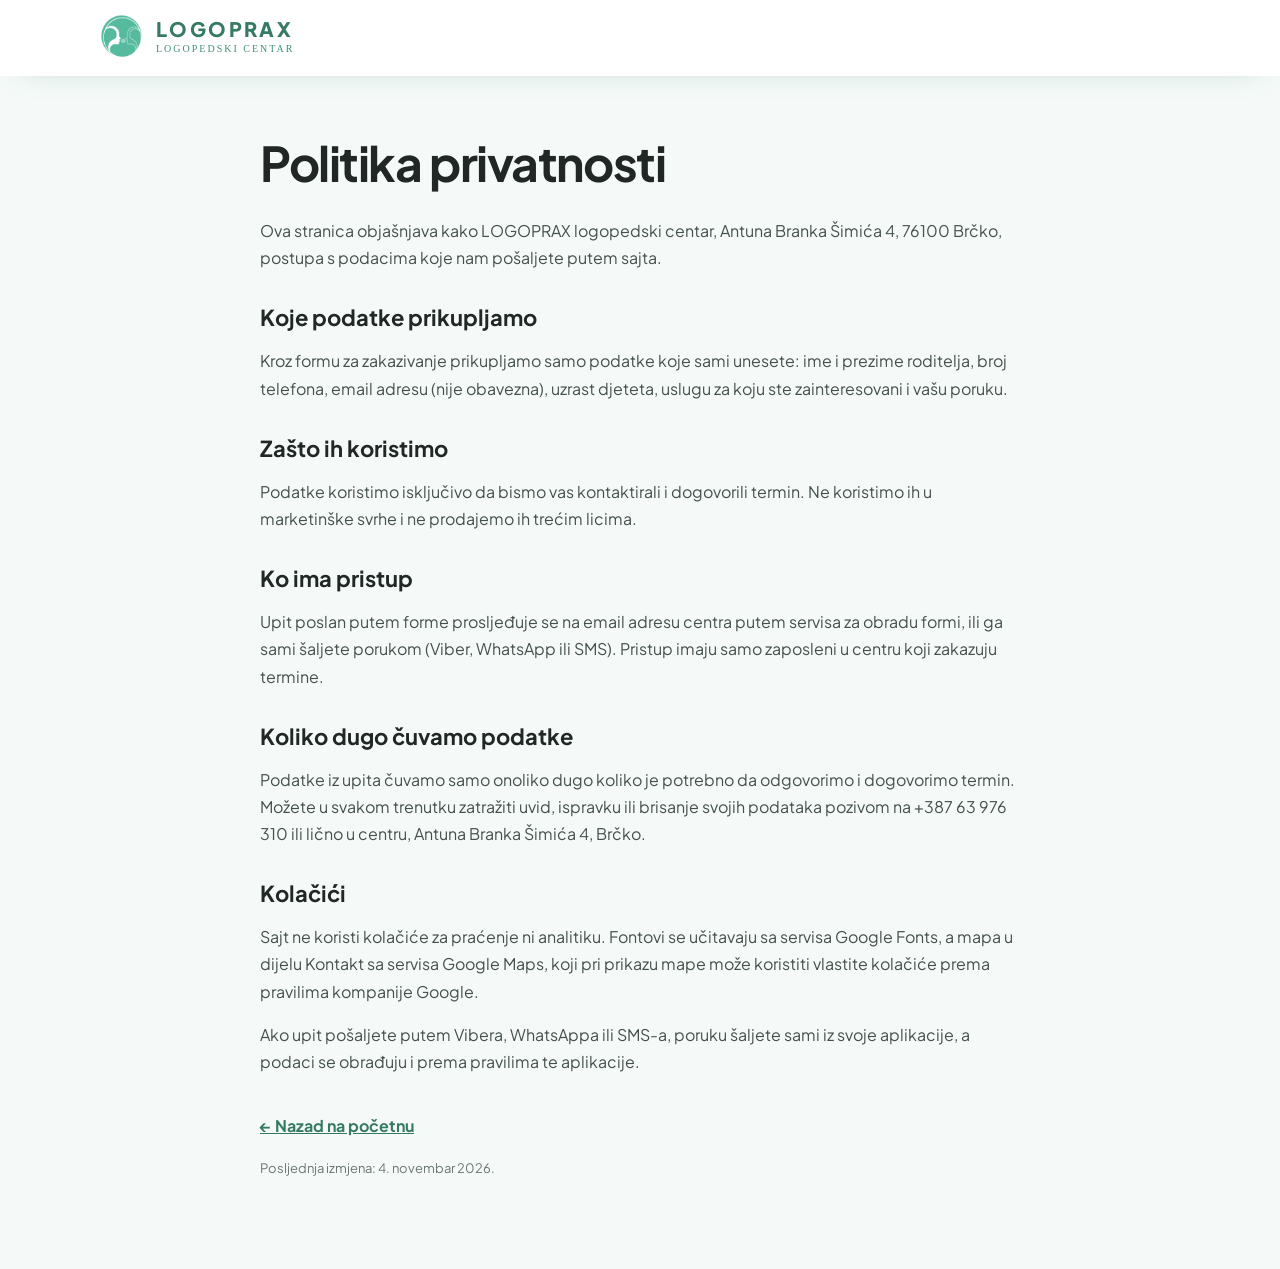
<file: politika-privatnosti.html>
<!doctype html>
<html lang="bs">
<head>
<meta charset="utf-8">
<meta name="viewport" content="width=device-width, initial-scale=1">
<title>Politika privatnosti | LOGOPRAX Brčko</title>
<meta name="description" content="Kako LOGOPRAX logopedski centar Brčko postupa s podacima poslatim putem sajta.">
<link rel="canonical" href="https://vilceknenad1.github.io/logopedski-centar-Logoprax/politika-privatnosti.html">
<meta name="theme-color" content="#367A65">
<meta property="og:type" content="website">
<meta property="og:locale" content="bs_BA">
<meta property="og:site_name" content="LOGOPRAX">
<meta property="og:title" content="Politika privatnosti | LOGOPRAX Brčko">
<meta property="og:description" content="Kako LOGOPRAX logopedski centar Brčko postupa s podacima poslatim putem sajta.">
<meta property="og:url" content="https://vilceknenad1.github.io/logopedski-centar-Logoprax/politika-privatnosti.html">
<meta property="og:image" content="https://vilceknenad1.github.io/logopedski-centar-Logoprax/assets/img/og-image.jpg">
<meta name="twitter:card" content="summary_large_image">
<link rel="icon" type="image/png" href="favicon.png">
<link rel="apple-touch-icon" href="apple-touch-icon.png">
<link rel="preconnect" href="https://fonts.googleapis.com">
<link rel="preconnect" href="https://fonts.gstatic.com" crossorigin>
<link href="https://fonts.googleapis.com/css2?family=Plus+Jakarta+Sans:wght@400;500;600;700;800&amp;family=Parisienne&amp;display=swap" rel="stylesheet">
<link rel="stylesheet" href="assets/css/style.css">
</head>
<body>
<div style="font-family: 'Plus Jakarta Sans', system-ui, sans-serif; color: #202725; background: #F5FAF8; min-height: 100vh">
<header style="background: #FFFFFF; box-shadow: 0 10px 30px -20px rgba(54,122,101,.35)"><div style="max-width: 1080px; margin: 0 auto; padding: 14px 20px"><a href="index.html" style="display: inline-flex; align-items: center; gap: 12px; text-decoration: none"><img src="assets/img/logo-znak.png" alt="" style="width: 44px; height: 44px"><span style="display: flex; flex-direction: column; line-height: 1"><span style="font-weight: 800; font-size: 20px; letter-spacing: .12em; color: #367A65">LOGOPRAX</span><span style="font-family: Georgia, serif; font-size: 10px; letter-spacing: .2em; color: #3F8F77; margin-top: 5px">LOGOPEDSKI CENTAR</span></span></a></div></header>
<main style="max-width: 760px; margin: 0 auto; padding: 56px 20px 80px"><h1 style="font-size: clamp(32px, 5vw, 48px); letter-spacing: -0.03em; margin: 0 0 24px">Politika privatnosti</h1>
<p style="line-height: 1.7; color: #44504C">Ova stranica objašnjava kako LOGOPRAX logopedski centar, Antuna Branka Šimića 4, 76100 Brčko, postupa s podacima koje nam pošaljete putem sajta.</p>
<h2 style="font-size: 22px; margin: 32px 0 10px">Koje podatke prikupljamo</h2>
<p style="line-height: 1.7; color: #44504C">Kroz formu za zakazivanje prikupljamo samo podatke koje sami unesete: ime i prezime roditelja, broj telefona, email adresu (nije obavezna), uzrast djeteta, uslugu za koju ste zainteresovani i vašu poruku.</p>
<h2 style="font-size: 22px; margin: 32px 0 10px">Zašto ih koristimo</h2>
<p style="line-height: 1.7; color: #44504C">Podatke koristimo isključivo da bismo vas kontaktirali i dogovorili termin. Ne koristimo ih u marketinške svrhe i ne prodajemo ih trećim licima.</p>
<h2 style="font-size: 22px; margin: 32px 0 10px">Ko ima pristup</h2>
<p style="line-height: 1.7; color: #44504C">Upit poslan putem forme prosljeđuje se na email adresu centra putem servisa za obradu formi, ili ga sami šaljete porukom (Viber, WhatsApp ili SMS). Pristup imaju samo zaposleni u centru koji zakazuju termine.</p>
<h2 style="font-size: 22px; margin: 32px 0 10px">Koliko dugo čuvamo podatke</h2>
<p style="line-height: 1.7; color: #44504C">Podatke iz upita čuvamo samo onoliko dugo koliko je potrebno da odgovorimo i dogovorimo termin. Možete u svakom trenutku zatražiti uvid, ispravku ili brisanje svojih podataka pozivom na +387 63 976 310 ili lično u centru, Antuna Branka Šimića 4, Brčko.</p>
<h2 style="font-size: 22px; margin: 32px 0 10px">Kolačići</h2>
<p style="line-height: 1.7; color: #44504C">Sajt ne koristi kolačiće za praćenje ni analitiku. Fontovi se učitavaju sa servisa Google Fonts, a mapa u dijelu Kontakt sa servisa Google Maps, koji pri prikazu mape može koristiti vlastite kolačiće prema pravilima kompanije Google.</p>
<p style="line-height: 1.7; color: #44504C">Ako upit pošaljete putem Vibera, WhatsAppa ili SMS-a, poruku šaljete sami iz svoje aplikacije, a podaci se obrađuju i prema pravilima te aplikacije.</p>
<p style="margin-top: 40px"><a href="index.html" style="color: #367A65; font-weight: 700">← Nazad na početnu</a></p>
<p style="margin-top: 24px; font-size: 13px; color: #6B7773">Posljednja izmjena: 4. novembar 2026.</p></main>
</div>
</body>
</html>
</file>
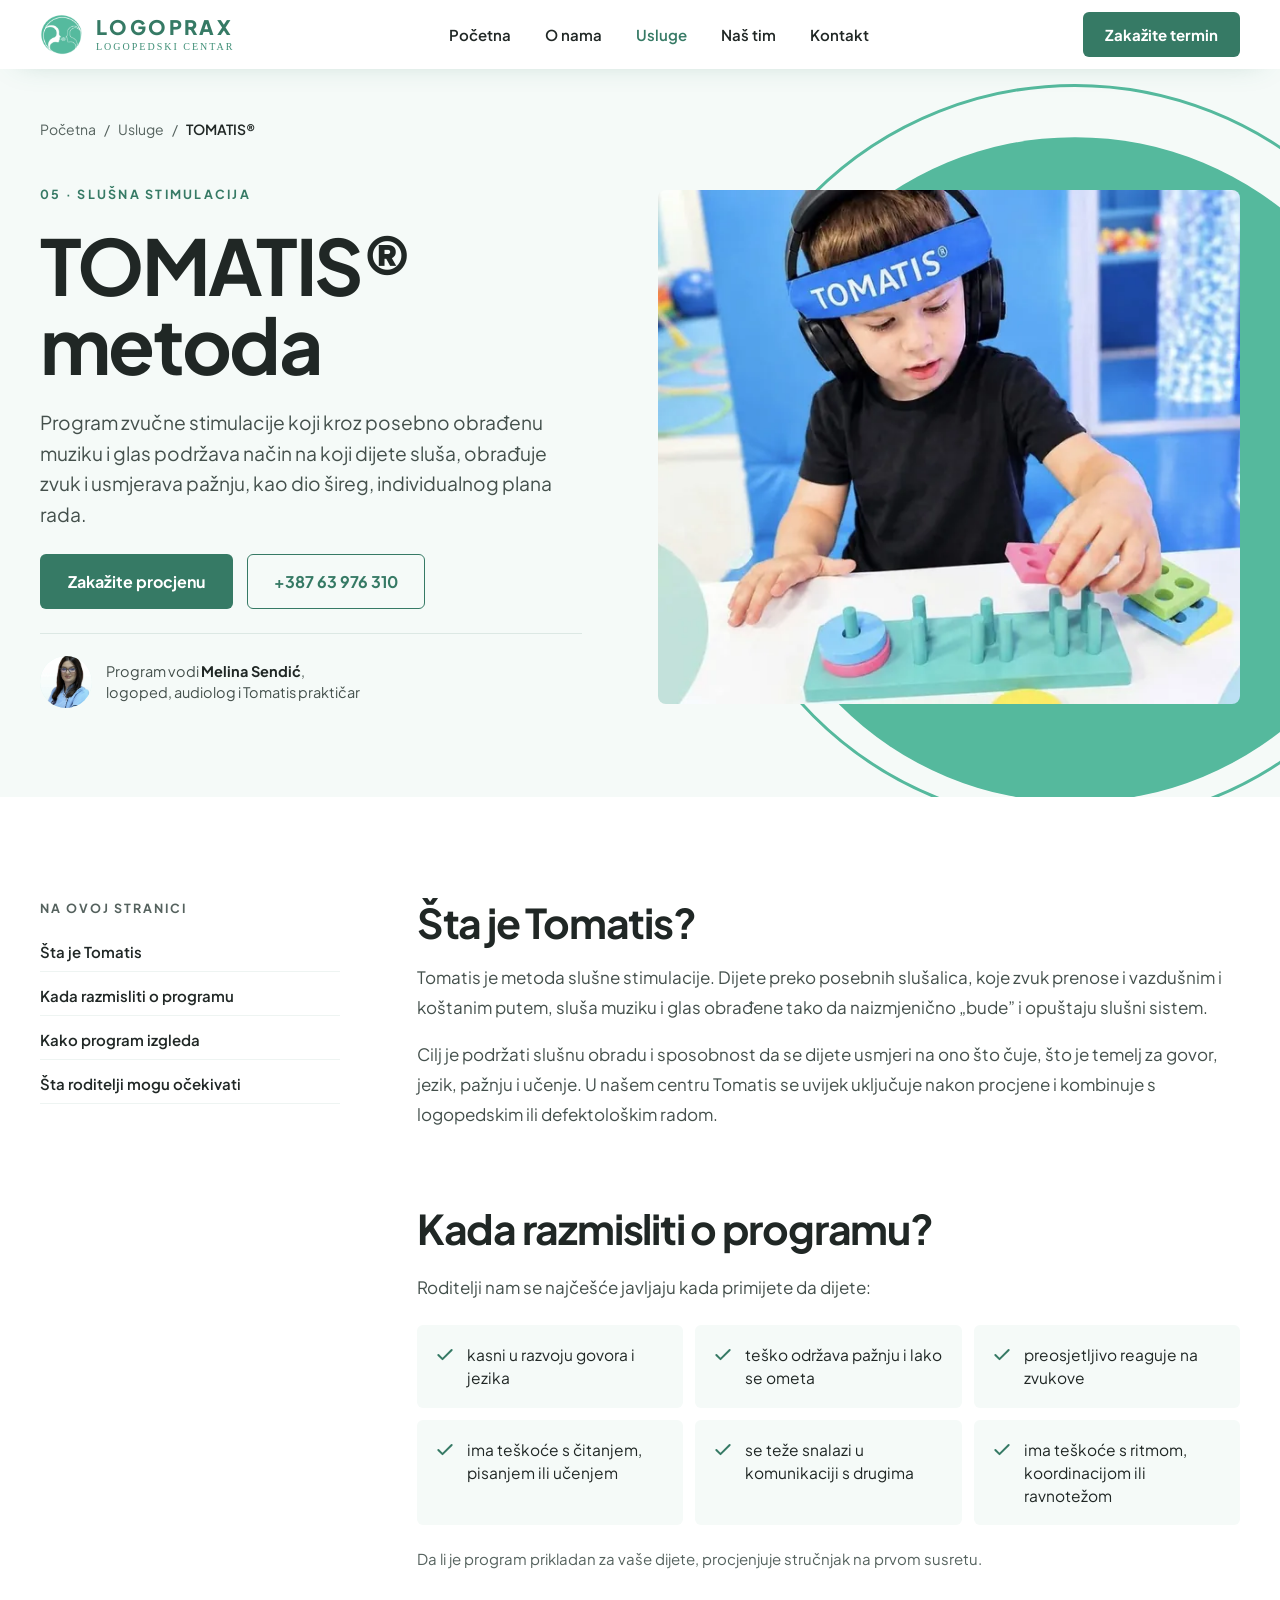
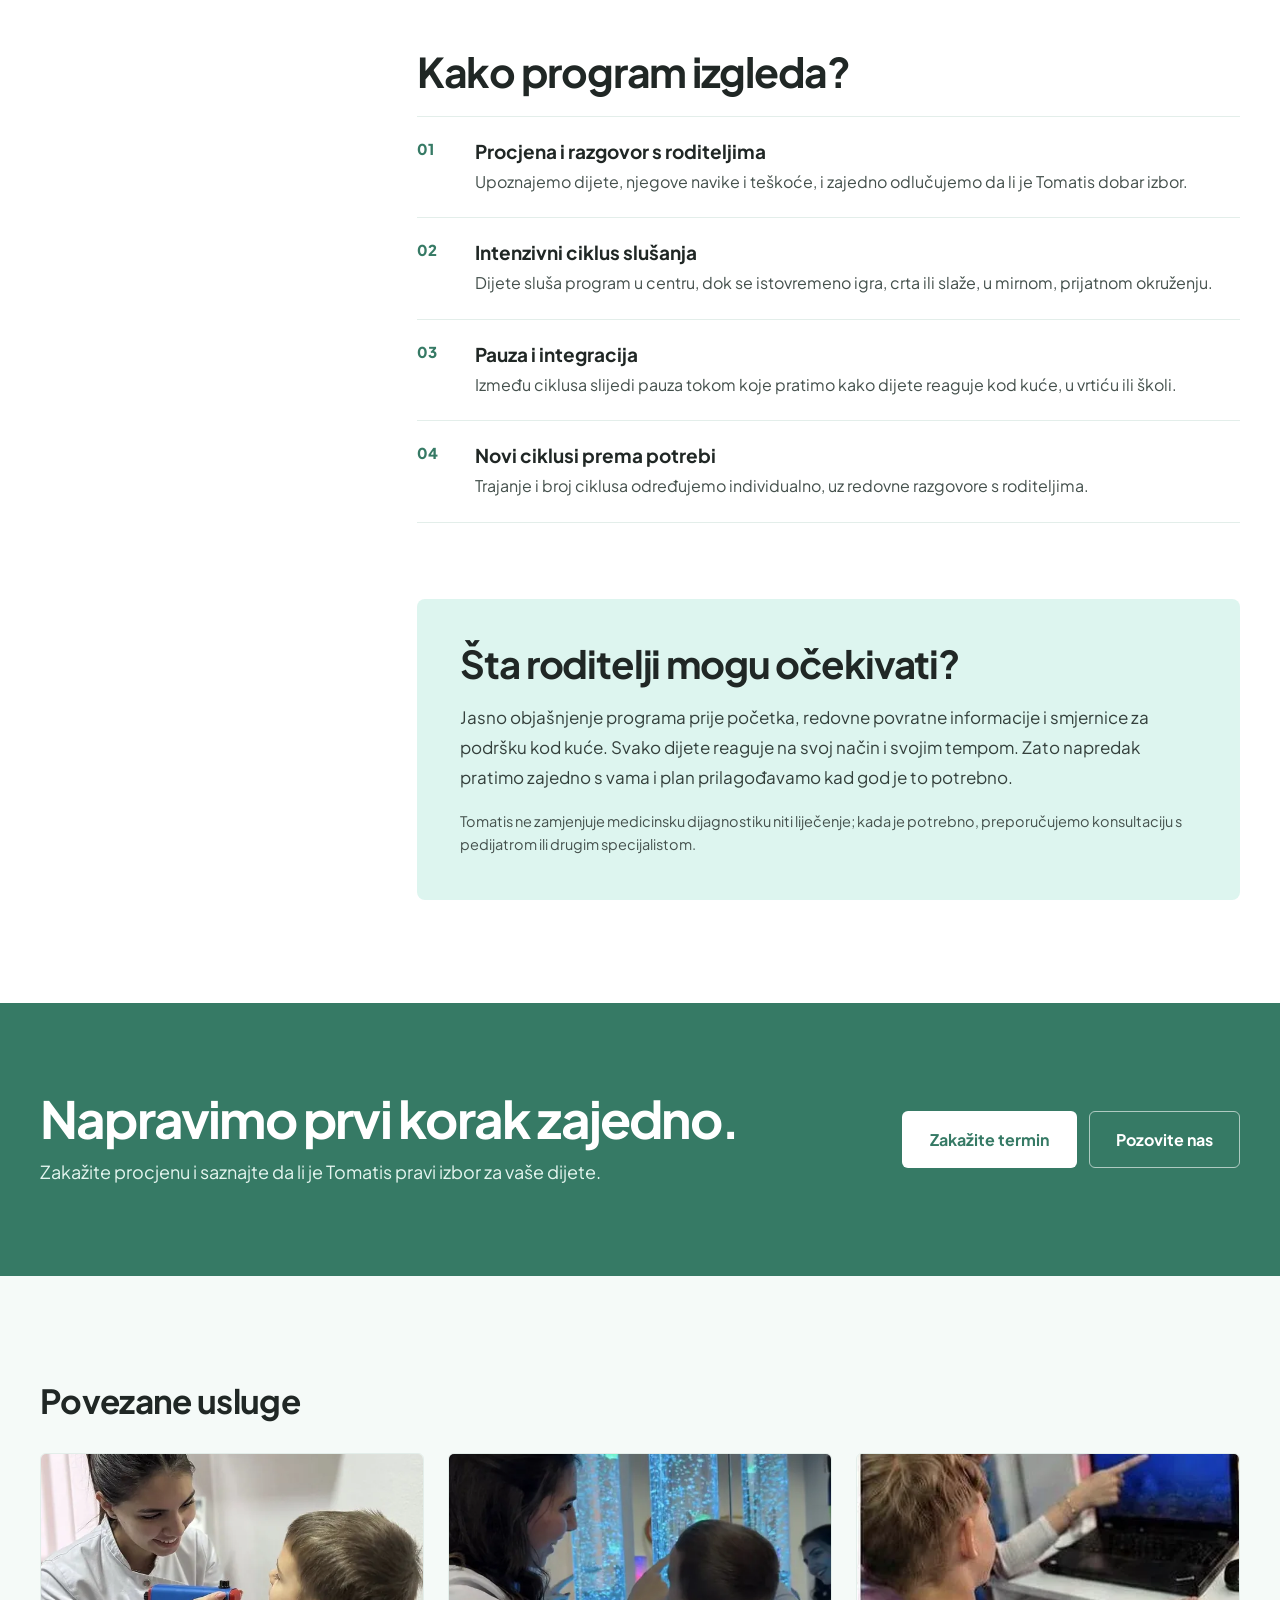
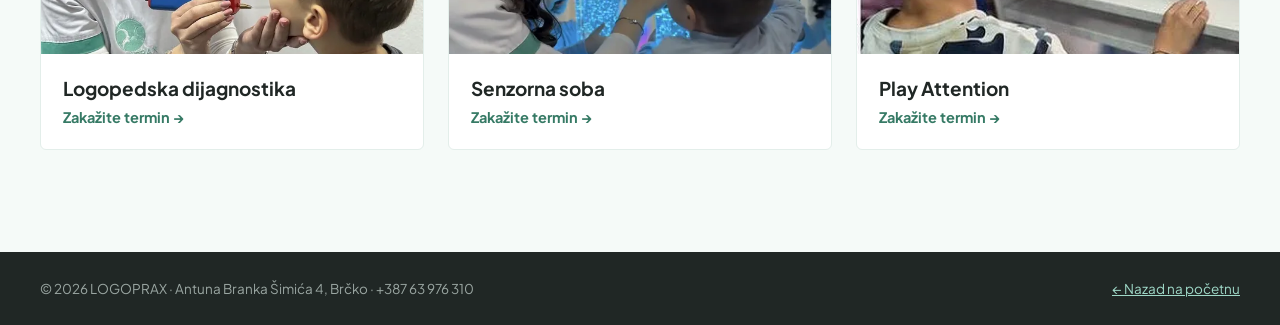
<file: tomatis.html>
<!doctype html>
<html lang="bs">
<head>
<meta charset="utf-8">
<meta name="viewport" content="width=device-width, initial-scale=1">
<title>TOMATIS® metoda | LOGOPRAX Brčko</title>
<meta name="description" content="Tomatis® program slušne stimulacije u LOGOPRAX centru u Brčkom: šta je metoda, kada razmisliti o programu i kako izgleda. Zakažite procjenu.">
<link rel="canonical" href="https://vilceknenad1.github.io/logopedski-centar-Logoprax/tomatis.html">
<meta name="theme-color" content="#367A65">
<meta property="og:type" content="website">
<meta property="og:locale" content="bs_BA">
<meta property="og:site_name" content="LOGOPRAX">
<meta property="og:title" content="TOMATIS® metoda | LOGOPRAX Brčko">
<meta property="og:description" content="Tomatis® program slušne stimulacije u LOGOPRAX centru u Brčkom: šta je metoda, kada razmisliti o programu i kako izgleda. Zakažite procjenu.">
<meta property="og:url" content="https://vilceknenad1.github.io/logopedski-centar-Logoprax/tomatis.html">
<meta property="og:image" content="https://vilceknenad1.github.io/logopedski-centar-Logoprax/assets/img/og-image.jpg">
<meta name="twitter:card" content="summary_large_image">
<link rel="icon" type="image/png" href="favicon.png">
<link rel="apple-touch-icon" href="apple-touch-icon.png">
<link rel="preconnect" href="https://fonts.googleapis.com">
<link rel="preconnect" href="https://fonts.gstatic.com" crossorigin>
<link href="https://fonts.googleapis.com/css2?family=Plus+Jakarta+Sans:wght@400;500;600;700;800&amp;family=Parisienne&amp;display=swap" rel="stylesheet">
<link rel="stylesheet" href="assets/css/style.css">
</head>
<body>
<div style="font-family: 'Plus Jakarta Sans', system-ui, sans-serif; color: #202725; background: #F5FAF8; overflow-x: clip; container: lp / inline-size">

<header id="site-header" style="position: sticky; top: 0; z-index: 50; background: rgba(255,255,255,0.96); box-shadow: 0 10px 30px -20px rgba(54,122,101,.35)">
<div style="max-width: 1280px; margin: 0 auto; padding: 12px clamp(16px, 4vw, 40px); display: flex; align-items: center; justify-content: space-between; gap: 24px">
<a href="index.html" aria-label="LOGOPRAX, početna" style="display: flex; align-items: center; gap: 12px; text-decoration: none">
<img src="assets/img/logo-znak.png" alt="" style="width: 44px; height: 44px; object-fit: contain">
<span style="display: flex; flex-direction: column; line-height: 1"><span style="font-weight: 800; font-size: 20px; letter-spacing: .12em; color: #367A65">LOGOPRAX</span><span style="font-family: Georgia, serif; font-size: 10px; letter-spacing: .2em; color: #3F8F77; margin-top: 5px; white-space: nowrap">LOGOPEDSKI CENTAR</span></span>
</a>
<nav class="nav desk" aria-label="Glavna navigacija" style="display: flex; gap: 34px; font-size: 15px; font-weight: 600">
<a href="index.html">Početna</a><a href="index.html#o-nama">O nama</a><a href="index.html#usluge" style="color: #367A65">Usluge</a><a href="index.html#tim">Naš tim</a><a href="index.html#kontakt">Kontakt</a>
</nav>
<a href="index.html#zakazivanje" class="btn btn-g desk" style="background: #367A65; color: #FFFFFF; text-decoration: none; font-weight: 700; font-size: 15px; padding: 13px 22px; border-radius: 6px; white-space: nowrap">Zakažite termin</a>
<div class="mob" style="align-items: center; gap: 10px">
<a href="tel:+38763976310" aria-label="Pozovite +387 63 976 310" style="width: 44px; height: 44px; border-radius: 50%; background: #DDF5EF; display: flex; align-items: center; justify-content: center; color: #367A65"><svg aria-hidden="true" width="19" height="19" viewBox="0 0 24 24" fill="none" stroke="currentColor" stroke-width="2" stroke-linecap="round" stroke-linejoin="round"><path d="M22 16.9v3a2 2 0 0 1-2.2 2 19.8 19.8 0 0 1-8.6-3.1 19.5 19.5 0 0 1-6-6A19.8 19.8 0 0 1 2.1 4.2 2 2 0 0 1 4.1 2h3a2 2 0 0 1 2 1.7c.1.9.4 1.8.7 2.7a2 2 0 0 1-.5 2.1L8 9.8a16 16 0 0 0 6 6l1.3-1.3a2 2 0 0 1 2.1-.4c.9.3 1.8.6 2.7.7a2 2 0 0 1 1.7 2z"></path></svg></a>
<button type="button" id="menu-btn" aria-label="Otvori meni" aria-expanded="false" aria-controls="mobile-nav" style="width: 44px; height: 44px; border-radius: 50%; border: 1px solid #C9DAD4; background: #FFFFFF; display: flex; align-items: center; justify-content: center; cursor: pointer; color: #202725">
<span class="ic-open"><svg aria-hidden="true" width="20" height="20" viewBox="0 0 24 24" fill="none" stroke="currentColor" stroke-width="2" stroke-linecap="round"><path d="M4 7h16M4 12h16M4 17h10"></path></svg></span>
<span class="ic-close" hidden><svg aria-hidden="true" width="20" height="20" viewBox="0 0 24 24" fill="none" stroke="currentColor" stroke-width="2" stroke-linecap="round"><path d="M6 6l12 12M18 6L6 18"></path></svg></span>
</button>
</div>
</div>
<div id="mobile-nav" hidden>
<nav aria-label="Mobilna navigacija" style="border-top: 1px solid #E1ECE8; background: #FFFFFF; padding: 12px 20px 24px; display: flex; flex-direction: column">
<a href="index.html" style="padding: 16px 4px; font-size: 18px; font-weight: 700; color: #202725; text-decoration: none; border-bottom: 1px solid #EEF4F2">Početna</a>
<a href="index.html#o-nama" style="padding: 16px 4px; font-size: 18px; font-weight: 700; color: #202725; text-decoration: none; border-bottom: 1px solid #EEF4F2">O nama</a>
<a href="index.html#usluge" style="padding: 16px 4px; font-size: 18px; font-weight: 700; color: #367A65; text-decoration: none; border-bottom: 1px solid #EEF4F2">Usluge</a>
<a href="index.html#tim" style="padding: 16px 4px; font-size: 18px; font-weight: 700; color: #202725; text-decoration: none; border-bottom: 1px solid #EEF4F2">Naš tim</a>
<a href="index.html#kontakt" style="padding: 16px 4px; font-size: 18px; font-weight: 700; color: #202725; text-decoration: none; border-bottom: 1px solid #EEF4F2">Kontakt</a>
<a href="index.html#zakazivanje" class="btn btn-g" style="margin-top: 20px; background: #367A65; color: #FFFFFF; text-decoration: none; font-weight: 700; font-size: 16px; padding: 16px 24px; border-radius: 6px; text-align: center">Zakažite termin</a>
<a href="tel:+38763976310" style="margin-top: 12px; text-align: center; font-weight: 700; color: #367A65; text-decoration: none; padding: 10px">+387 63 976 310</a>
</nav>
</div>
</header>

<section style="position: relative; overflow: hidden; padding: clamp(32px, 4vw, 56px) 0 clamp(56px, 7vw, 96px)">
<div aria-hidden="true" class="hide-sm" style="position: absolute; right: -10vw; top: 55%; transform: translateY(-50%); width: min(52vw, 760px); aspect-ratio: 1 / 1; border-radius: 50%; background: #55B99D"></div>
<div aria-hidden="true" class="hide-sm" style="position: absolute; right: -13vw; top: 55%; transform: translateY(-52%); width: min(58vw, 840px); aspect-ratio: 1 / 1; border-radius: 50%; border: 3px solid #55B99D; box-sizing: border-box"></div>
<div style="position: relative; max-width: 1280px; margin: 0 auto; padding: 0 clamp(16px, 4vw, 40px)">
<nav aria-label="Putanja" style="font-size: 14px; color: #55625E; display: flex; gap: 8px; flex-wrap: wrap; margin-bottom: clamp(28px, 4vw, 48px)">
<a href="index.html" style="color: #55625E; text-decoration: none">Početna</a><span aria-hidden="true">/</span><a href="index.html#usluge" style="color: #55625E; text-decoration: none">Usluge</a><span aria-hidden="true">/</span><span style="color: #202725; font-weight: 600">TOMATIS®</span>
</nav>
<div style="display: flex; flex-wrap: wrap; gap: clamp(40px, 6vw, 88px); align-items: center">
<div style="flex: 1 1 440px; min-width: 0; display: flex; flex-direction: column; gap: 24px">
<p style="margin: 0; font-size: 12.5px; font-weight: 700; letter-spacing: .18em; color: #367A65">05 · SLUŠNA STIMULACIJA</p>
<h1 style="margin: 0; font-size: clamp(44px, 6vw, 80px); line-height: 1.02; letter-spacing: -0.035em; font-weight: 700">TOMATIS® metoda</h1>
<p style="margin: 0; font-size: clamp(17px, 1.5vw, 20px); line-height: 1.6; color: #44504C; max-width: 540px">Program zvučne stimulacije koji kroz posebno obrađenu muziku i glas podržava način na koji dijete sluša, obrađuje zvuk i usmjerava pažnju, kao dio šireg, individualnog plana rada.</p>
<div style="display: flex; flex-wrap: wrap; gap: 14px">
<a href="index.html#zakazivanje" class="btn btn-g" style="background: #367A65; color: #FFFFFF; text-decoration: none; font-weight: 700; font-size: 16px; padding: 17px 28px; border-radius: 6px">Zakažite procjenu</a>
<a href="tel:+38763976310" class="btn btn-o" style="color: #367A65; text-decoration: none; font-weight: 700; font-size: 16px; padding: 16px 26px; border-radius: 6px; border: 1.5px solid #367A65">+387 63 976 310</a>
</div>
<div style="display: flex; align-items: center; gap: 14px; padding-top: 22px; border-top: 1px solid #DCE8E4">
<img loading="lazy" decoding="async" src="assets/img/tim-melina-sendic-mala-580.webp" srcset="assets/img/tim-melina-sendic-mala-580.webp 580w" sizes="(max-width: 680px) 74vw, (max-width: 1080px) 45vw, 400px" width="580" height="905" alt="" style="width: 52px; height: 52px; border-radius: 50%; object-fit: cover; object-position: top; background: #DDF5EF">
<p style="margin: 0; font-size: 14.5px; line-height: 1.45; color: #44504C">Program vodi <strong style="color: #202725">Melina Sendić</strong>,<br>logoped, audiolog i Tomatis praktičar</p>
</div>
</div>
<div style="flex: 1 1 480px; min-width: 0; border-radius: 8px; overflow: hidden; aspect-ratio: 1.13 / 1">
<img loading="lazy" decoding="async" src="assets/img/tomatis-1179.webp" srcset="assets/img/tomatis-640.webp 640w, assets/img/tomatis-1179.webp 1179w" sizes="(max-width: 680px) 92vw, (max-width: 1080px) 50vw, 640px" width="1179" height="1040" alt="Dječak sa Tomatis slušalicama slaže oblike na stolu" style="width: 100%; height: 100%; object-fit: cover; display: block">
</div>
</div>
</div>
</section>

<section style="background: #FFFFFF; padding: clamp(64px, 8vw, 112px) 0">
<div style="max-width: 1280px; margin: 0 auto; padding: 0 clamp(16px, 4vw, 40px); display: flex; flex-wrap: wrap; gap: clamp(40px, 6vw, 96px)">
<aside style="flex: 0 1 300px; min-width: 0">
<div style="position: sticky; top: 110px; display: flex; flex-direction: column; gap: 4px; font-size: 15px">
<span style="font-size: 12.5px; font-weight: 700; letter-spacing: .16em; color: #55625E; margin-bottom: 12px">NA OVOJ STRANICI</span>
<a href="#sta-je" style="padding: 10px 0; color: #202725; text-decoration: none; font-weight: 600; border-bottom: 1px solid #EEF4F2">Šta je Tomatis</a>
<a href="#kada" style="padding: 10px 0; color: #202725; text-decoration: none; font-weight: 600; border-bottom: 1px solid #EEF4F2">Kada razmisliti o programu</a>
<a href="#kako" style="padding: 10px 0; color: #202725; text-decoration: none; font-weight: 600; border-bottom: 1px solid #EEF4F2">Kako program izgleda</a>
<a href="#ocekivati" style="padding: 10px 0; color: #202725; text-decoration: none; font-weight: 600; border-bottom: 1px solid #EEF4F2">Šta roditelji mogu očekivati</a>
</div>
</aside>
<div style="flex: 1 1 560px; min-width: 0; display: flex; flex-direction: column; gap: clamp(56px, 6vw, 80px)">
<article id="sta-je" style="display: flex; flex-direction: column; gap: 18px">
<h2 style="margin: 0; font-size: clamp(30px, 3.2vw, 44px); letter-spacing: -0.03em; font-weight: 700; line-height: 1.1">Šta je Tomatis?</h2>
<p style="margin: 0; font-size: 17px; line-height: 1.75; color: #44504C">Tomatis je metoda slušne stimulacije. Dijete preko posebnih slušalica, koje zvuk prenose i vazdušnim i koštanim putem, sluša muziku i glas obrađene tako da naizmjenično „bude” i opuštaju slušni sistem.</p>
<p style="margin: 0; font-size: 17px; line-height: 1.75; color: #44504C">Cilj je podržati slušnu obradu i sposobnost da se dijete usmjeri na ono što čuje, što je temelj za govor, jezik, pažnju i učenje. U našem centru Tomatis se uvijek uključuje nakon procjene i kombinuje s logopedskim ili defektološkim radom.</p>
</article>
<article id="kada" style="display: flex; flex-direction: column; gap: 22px">
<h2 style="margin: 0; font-size: clamp(30px, 3.2vw, 44px); letter-spacing: -0.03em; font-weight: 700; line-height: 1.1">Kada razmisliti o programu?</h2>
<p style="margin: 0; font-size: 17px; line-height: 1.75; color: #44504C">Roditelji nam se najčešće javljaju kada primijete da dijete:</p>
<ul style="list-style: none; margin: 0; padding: 0; display: grid; grid-template-columns: repeat(auto-fit, minmax(240px, 1fr)); gap: 12px">
<li style="display: flex; gap: 12px; align-items: flex-start; padding: 18px; background: #F5FAF8; border-radius: 6px; font-size: 15.5px; line-height: 1.5"><svg aria-hidden="true" width="20" height="20" viewBox="0 0 24 24" fill="none" stroke="#367A65" stroke-width="2.4" stroke-linecap="round" stroke-linejoin="round" style="flex: none; margin-top: 2px"><path d="M20 6L9 17l-5-5"></path></svg>kasni u razvoju govora i jezika</li>
<li style="display: flex; gap: 12px; align-items: flex-start; padding: 18px; background: #F5FAF8; border-radius: 6px; font-size: 15.5px; line-height: 1.5"><svg aria-hidden="true" width="20" height="20" viewBox="0 0 24 24" fill="none" stroke="#367A65" stroke-width="2.4" stroke-linecap="round" stroke-linejoin="round" style="flex: none; margin-top: 2px"><path d="M20 6L9 17l-5-5"></path></svg>teško održava pažnju i lako se ometa</li>
<li style="display: flex; gap: 12px; align-items: flex-start; padding: 18px; background: #F5FAF8; border-radius: 6px; font-size: 15.5px; line-height: 1.5"><svg aria-hidden="true" width="20" height="20" viewBox="0 0 24 24" fill="none" stroke="#367A65" stroke-width="2.4" stroke-linecap="round" stroke-linejoin="round" style="flex: none; margin-top: 2px"><path d="M20 6L9 17l-5-5"></path></svg>preosjetljivo reaguje na zvukove</li>
<li style="display: flex; gap: 12px; align-items: flex-start; padding: 18px; background: #F5FAF8; border-radius: 6px; font-size: 15.5px; line-height: 1.5"><svg aria-hidden="true" width="20" height="20" viewBox="0 0 24 24" fill="none" stroke="#367A65" stroke-width="2.4" stroke-linecap="round" stroke-linejoin="round" style="flex: none; margin-top: 2px"><path d="M20 6L9 17l-5-5"></path></svg>ima teškoće s čitanjem, pisanjem ili učenjem</li>
<li style="display: flex; gap: 12px; align-items: flex-start; padding: 18px; background: #F5FAF8; border-radius: 6px; font-size: 15.5px; line-height: 1.5"><svg aria-hidden="true" width="20" height="20" viewBox="0 0 24 24" fill="none" stroke="#367A65" stroke-width="2.4" stroke-linecap="round" stroke-linejoin="round" style="flex: none; margin-top: 2px"><path d="M20 6L9 17l-5-5"></path></svg>se teže snalazi u komunikaciji s drugima</li>
<li style="display: flex; gap: 12px; align-items: flex-start; padding: 18px; background: #F5FAF8; border-radius: 6px; font-size: 15.5px; line-height: 1.5"><svg aria-hidden="true" width="20" height="20" viewBox="0 0 24 24" fill="none" stroke="#367A65" stroke-width="2.4" stroke-linecap="round" stroke-linejoin="round" style="flex: none; margin-top: 2px"><path d="M20 6L9 17l-5-5"></path></svg>ima teškoće s ritmom, koordinacijom ili ravnotežom</li>
</ul>
<p style="margin: 0; font-size: 15px; line-height: 1.65; color: #55625E">Da li je program prikladan za vaše dijete, procjenjuje stručnjak na prvom susretu.</p>
</article>
<article id="kako" style="display: flex; flex-direction: column; gap: 22px">
<h2 style="margin: 0; font-size: clamp(30px, 3.2vw, 44px); letter-spacing: -0.03em; font-weight: 700; line-height: 1.1">Kako program izgleda?</h2>
<ol style="list-style: none; margin: 0; padding: 0; display: flex; flex-direction: column; gap: 0">
<li style="display: flex; gap: 22px; padding: 22px 0; border-top: 1px solid #E3EEEA"><span style="font-size: 15px; font-weight: 800; color: #367A65; min-width: 36px">01</span><div><h3 style="margin: 0 0 6px; font-size: 19px; font-weight: 700">Procjena i razgovor s roditeljima</h3><p style="margin: 0; font-size: 16px; line-height: 1.65; color: #44504C">Upoznajemo dijete, njegove navike i teškoće, i zajedno odlučujemo da li je Tomatis dobar izbor.</p></div></li>
<li style="display: flex; gap: 22px; padding: 22px 0; border-top: 1px solid #E3EEEA"><span style="font-size: 15px; font-weight: 800; color: #367A65; min-width: 36px">02</span><div><h3 style="margin: 0 0 6px; font-size: 19px; font-weight: 700">Intenzivni ciklus slušanja</h3><p style="margin: 0; font-size: 16px; line-height: 1.65; color: #44504C">Dijete sluša program u centru, dok se istovremeno igra, crta ili slaže, u mirnom, prijatnom okruženju.</p></div></li>
<li style="display: flex; gap: 22px; padding: 22px 0; border-top: 1px solid #E3EEEA"><span style="font-size: 15px; font-weight: 800; color: #367A65; min-width: 36px">03</span><div><h3 style="margin: 0 0 6px; font-size: 19px; font-weight: 700">Pauza i integracija</h3><p style="margin: 0; font-size: 16px; line-height: 1.65; color: #44504C">Između ciklusa slijedi pauza tokom koje pratimo kako dijete reaguje kod kuće, u vrtiću ili školi.</p></div></li>
<li style="display: flex; gap: 22px; padding: 22px 0; border-top: 1px solid #E3EEEA; border-bottom: 1px solid #E3EEEA"><span style="font-size: 15px; font-weight: 800; color: #367A65; min-width: 36px">04</span><div><h3 style="margin: 0 0 6px; font-size: 19px; font-weight: 700">Novi ciklusi prema potrebi</h3><p style="margin: 0; font-size: 16px; line-height: 1.65; color: #44504C">Trajanje i broj ciklusa određujemo individualno, uz redovne razgovore s roditeljima.</p></div></li>
</ol>
</article>
<article id="ocekivati" style="display: flex; flex-direction: column; gap: 18px; background: #DDF5EF; border-radius: 8px; padding: clamp(28px, 3.4vw, 44px)">
<h2 style="margin: 0; font-size: clamp(28px, 3vw, 40px); letter-spacing: -0.03em; font-weight: 700; line-height: 1.1">Šta roditelji mogu očekivati?</h2>
<p style="margin: 0; font-size: 17px; line-height: 1.75; color: #34403C">Jasno objašnjenje programa prije početka, redovne povratne informacije i smjernice za podršku kod kuće. Svako dijete reaguje na svoj način i svojim tempom. Zato napredak pratimo zajedno s vama i plan prilagođavamo kad god je to potrebno.</p>
<p style="margin: 0; font-size: 14.5px; line-height: 1.6; color: #44504C">Tomatis ne zamjenjuje medicinsku dijagnostiku niti liječenje; kada je potrebno, preporučujemo konsultaciju s pedijatrom ili drugim specijalistom.</p>
</article>
</div>
</div>
</section>

<section style="background: #367A65; color: #FFFFFF; padding: clamp(56px, 7vw, 96px) 0">
<div style="max-width: 1280px; margin: 0 auto; padding: 0 clamp(16px, 4vw, 40px); display: flex; flex-wrap: wrap; align-items: center; justify-content: space-between; gap: 28px">
<div style="flex: 1 1 520px">
<h2 style="margin: 0 0 12px; font-size: clamp(32px, 4vw, 54px); letter-spacing: -0.035em; font-weight: 700; line-height: 1.05">Napravimo prvi korak zajedno.</h2>
<p style="margin: 0; font-size: 18px; color: #E4F5EF; line-height: 1.6">Zakažite procjenu i saznajte da li je Tomatis pravi izbor za vaše dijete.</p>
</div>
<div style="display: flex; flex-wrap: wrap; gap: 12px">
<a href="index.html#zakazivanje" class="btn" style="background: #FFFFFF; color: #367A65; text-decoration: none; font-weight: 700; font-size: 16px; padding: 18px 28px; border-radius: 6px">Zakažite termin</a>
<a href="tel:+38763976310" class="btn" style="color: #FFFFFF; text-decoration: none; font-weight: 700; font-size: 16px; padding: 17px 26px; border-radius: 6px; border: 1.5px solid rgba(255,255,255,.6)">Pozovite nas</a>
</div>
</div>
</section>

<section style="padding: clamp(64px, 8vw, 104px) 0">
<div style="max-width: 1280px; margin: 0 auto; padding: 0 clamp(16px, 4vw, 40px)">
<h2 style="margin: 0 0 32px; font-size: clamp(26px, 2.6vw, 36px); letter-spacing: -0.02em; font-weight: 700">Povezane usluge</h2>
<div style="display: grid; grid-template-columns: repeat(auto-fit, minmax(min(100%, 260px), 1fr)); gap: 24px">
<a href="index.html?usluga=Logopedska%20dijagnostika#zakazivanje" class="rel" style="display: flex; flex-direction: column; background: #FFFFFF; border: 1px solid #E3EEEA; border-radius: 6px; overflow: hidden; text-decoration: none; color: #202725"><div style="height: 200px; overflow: hidden"><img loading="lazy" decoding="async" src="assets/img/logopedska-dijagnostika-1179.webp" srcset="assets/img/logopedska-dijagnostika-640.webp 640w, assets/img/logopedska-dijagnostika-1179.webp 1179w" sizes="(max-width: 680px) 92vw, (max-width: 1080px) 50vw, 640px" width="1179" height="850" alt="" style="width: 100%; height: 100%; object-fit: cover; display: block"></div><div style="padding: 22px"><h3 style="margin: 0 0 6px; font-size: 19px; font-weight: 700">Logopedska dijagnostika</h3><span style="font-size: 14.5px; font-weight: 700; color: #367A65">Zakažite termin →</span></div></a>
<a href="index.html?usluga=Senzorna%20soba#zakazivanje" class="rel" style="display: flex; flex-direction: column; background: #FFFFFF; border: 1px solid #E3EEEA; border-radius: 6px; overflow: hidden; text-decoration: none; color: #202725"><div style="height: 200px; overflow: hidden"><img loading="lazy" decoding="async" src="assets/img/senzorna-soba-1179.webp" srcset="assets/img/senzorna-soba-640.webp 640w, assets/img/senzorna-soba-1179.webp 1179w" sizes="(max-width: 680px) 92vw, (max-width: 1080px) 50vw, 640px" width="1179" height="1957" alt="" style="width: 100%; height: 100%; object-fit: cover; object-position: center 35%; display: block"></div><div style="padding: 22px"><h3 style="margin: 0 0 6px; font-size: 19px; font-weight: 700">Senzorna soba</h3><span style="font-size: 14.5px; font-weight: 700; color: #367A65">Zakažite termin →</span></div></a>
<a href="index.html?usluga=Play%20Attention#zakazivanje" class="rel" style="display: flex; flex-direction: column; background: #FFFFFF; border: 1px solid #E3EEEA; border-radius: 6px; overflow: hidden; text-decoration: none; color: #202725"><div style="height: 200px; overflow: hidden"><img loading="lazy" decoding="async" src="assets/img/play-attention-400.webp" srcset="assets/img/play-attention-400.webp 400w" sizes="(max-width: 680px) 92vw, (max-width: 1080px) 50vw, 640px" width="400" height="380" alt="" style="width: 100%; height: 100%; object-fit: cover; display: block"></div><div style="padding: 22px"><h3 style="margin: 0 0 6px; font-size: 19px; font-weight: 700">Play Attention</h3><span style="font-size: 14.5px; font-weight: 700; color: #367A65">Zakažite termin →</span></div></a>
</div>
</div>
</section>

<footer style="background: #202725; color: #9AA6A2; padding: 28px 0">
<div style="max-width: 1280px; margin: 0 auto; padding: 0 clamp(16px, 4vw, 40px); display: flex; flex-wrap: wrap; justify-content: space-between; gap: 12px; font-size: 13.5px">
<span>© 2026 LOGOPRAX · Antuna Branka Šimića 4, Brčko · +387 63 976 310</span>
<a href="index.html" style="color: #9FD9C8">← Nazad na početnu</a>
</div>
</footer>
</div>
<script src="assets/js/main.js" defer></script>
</body>
</html>
</file>
<file: assets/css/style.css>
/* LOGOPRAX: glavni stil */
body{margin:0;background:#F5FAF8}
html{scroll-behavior:smooth}
a{color:#367A65}a:hover{color:#285C4C}
.nav a{color:#202725;text-decoration:none;position:relative;padding:6px 0}
.nav a:hover{color:#367A65}
.btn{transition:background .2s ease,transform .2s ease,box-shadow .2s ease}
.btn:hover{transform:translateY(-1px)}
.btn-g:hover{background:#285C4C !important;color:#fff !important}
.btn-o:hover{background:#DDF5EF !important}
.svc{transition:box-shadow .35s ease,transform .35s ease}
.svc img{transition:transform .8s cubic-bezier(.2,.7,.2,1)}
.svc:hover{box-shadow:0 24px 48px -28px rgba(54,122,101,.45);transform:translateY(-3px)}
.svc:hover img{transform:scale(1.045)}
.svc:hover .more{gap:14px !important}
.more{transition:gap .25s ease}
.chip:hover{background:#0F3B31 !important;color:#fff !important;border-color:#0F3B31 !important}
.tm img{transition:transform .8s ease}
.tm:hover img{transform:scale(1.03)}
input:focus,select:focus,textarea:focus{outline:2px solid #32B69A;outline-offset:1px}
a:focus-visible,button:focus-visible{outline:2px solid #32B69A;outline-offset:3px}
.g12{display:grid;grid-template-columns:repeat(12,minmax(0,1fr));gap:24px}
.s8{grid-column:span 8}.s7{grid-column:span 7}.s5{grid-column:span 5}.s4{grid-column:span 4}.s6{grid-column:span 6}
.mob{display:none !important}
@container lp (max-width:1080px){.desk{display:none !important}.mob{display:flex !important}.s4{grid-column:span 6}.s8,.s7,.s5{grid-column:span 12}}
@container lp (max-width:680px){.trust{grid-template-columns:repeat(2,minmax(0,1fr)) !important;gap:20px 16px !important;padding-top:28px !important;padding-bottom:28px !important}.trust > :last-child{grid-column:span 2}.trust > * > span:nth-of-type(2){font-size:28px !important}.trust > * > span:last-child{font-size:13px !important;line-height:1.4 !important}.trust > *{padding-top:12px !important;gap:4px !important}}
@container lp (max-width:680px){
.svc{flex-direction:row !important;flex-wrap:nowrap !important;align-items:stretch !important}
.svc > div:first-child{flex:0 0 116px !important;width:116px !important;height:auto !important;min-height:140px !important;padding:0 !important}
.svc > div:first-child > div{height:100% !important;border-radius:0 !important}
.svc > div:last-child{flex:1 1 auto !important;min-width:0 !important;padding:16px 16px 14px !important;gap:5px !important;justify-content:center !important}
.svc h3{font-size:18px !important;line-height:1.2 !important}
.svc p{font-size:13.5px !important;line-height:1.45 !important;display:-webkit-box;-webkit-line-clamp:3;-webkit-box-orient:vertical;overflow:hidden}
.svc > div:last-child > span:first-child{font-size:10.5px !important;letter-spacing:.12em !important}
.svc .more{font-size:13.5px !important;padding-top:4px !important;margin-top:2px !important}
.svc .more svg{width:14px;height:14px}
}
.swipe-hint{display:none}
.bio-toggle{display:none}
.team-grid{grid-template-columns:repeat(3,minmax(0,1fr)) !important;gap:20px !important}
.team-grid > article{display:grid !important;grid-template-columns:136px minmax(0,1fr);grid-template-rows:auto 1fr;column-gap:18px;row-gap:8px !important;background:#F5FAF8;border:1px solid #E3EEEA;border-radius:10px;padding:14px;align-items:start}
.team-grid > article > div:first-child{grid-row:1 / span 2;aspect-ratio:4 / 5 !important;border-radius:6px}
.team-grid > article > div:nth-child(2){padding-top:6px}
.team-grid > article h3{font-size:18px !important}
.team-grid > article > p{font-size:14px !important;line-height:1.55 !important;display:-webkit-box;-webkit-line-clamp:5;-webkit-box-orient:vertical;overflow:hidden}
@container lp (max-width:1080px){.team-grid{grid-template-columns:repeat(2,minmax(0,1fr)) !important}}
@container lp (max-width:680px){
.swipe-hint{display:flex}
.team-grid{display:flex !important;overflow-x:auto;scroll-snap-type:x mandatory;gap:14px !important;margin:0 -16px;padding:0 16px 10px;scroll-padding-left:16px;-webkit-overflow-scrolling:touch;scrollbar-width:none}
.team-grid::-webkit-scrollbar{display:none}
.team-grid > article{flex:0 0 74%;scroll-snap-align:start;gap:10px !important;display:flex !important;flex-direction:column !important;background:none !important;border:0 !important;padding:0 !important}
.team-grid > article > div:first-child{grid-row:auto}
.team-grid > article > div:nth-child(2){padding-top:0}
.team-grid > article > div:first-child{aspect-ratio:4 / 5 !important}
.team-grid > article p:last-child{font-size:13.5px !important;display:-webkit-box;-webkit-line-clamp:4;-webkit-box-orient:vertical;overflow:hidden}
.founder-img{min-height:340px !important}
section[style*="clamp(72px"]{padding-top:56px !important;padding-bottom:60px !important}
#pocetna{padding-top:28px !important;padding-bottom:44px !important}
.about-img{border-radius:12px !important}
.about-deco{display:none !important}
#o-nama > div{gap:28px !important}
.about-img img{height:auto !important;aspect-ratio:1179 / 1340;object-fit:cover;object-position:center top}
.founder-bio:not(.open){display:-webkit-box;-webkit-line-clamp:5;-webkit-box-orient:vertical;overflow:hidden}
.bio-toggle{display:inline-flex}
.banner-img{aspect-ratio:1 / 1 !important}
.banner-img img{object-position:center top !important}
section[aria-labelledby="iskustva"] figure{min-height:0 !important;gap:18px !important}
section[aria-labelledby="iskustva"] blockquote{font-size:17px !important;line-height:1.55 !important}
.map-card{min-height:300px !important}
section[aria-labelledby="zasto"] .g12 > div.s5 > ul{margin-top:18px !important;padding-top:16px !important;gap:10px !important}
.foot-grid{grid-template-columns:repeat(2,minmax(0,1fr)) !important;gap:28px 20px !important;padding-bottom:32px !important}
.foot-grid > :first-child,.foot-grid > :last-child{grid-column:1 / -1 !important}
.foot-grid a{word-break:normal}
.foot-grid > :first-child p{max-width:340px}
footer{font-size:14px}
section[aria-labelledby="zasto"] .g12 > div{min-height:0 !important}
section[aria-labelledby="zasto"] .g12 > div.tm{flex-wrap:nowrap !important;align-items:stretch}
section[aria-labelledby="zasto"] .g12 > div.tm > div:first-child{flex:0 0 116px !important;aspect-ratio:auto !important;min-height:150px}
section[aria-labelledby="zasto"] .g12 > div.tm > div:last-child{flex:1 1 auto !important;padding:16px !important}
section[aria-labelledby="zasto"] .g12 > div.s5{padding:20px 20px 22px !important;gap:0 !important}
section[aria-labelledby="zasto"] .g12 > div.s5 > svg,section[aria-labelledby="zasto"] .g12 > div.s5 > p:first-child{display:none !important}
section[aria-labelledby="zasto"] h3{font-size:19px !important;margin:4px 0 6px !important}
section[aria-labelledby="zasto"] .g12 p{font-size:14px !important;line-height:1.5 !important}
section[aria-labelledby="zasto"] h2{margin-bottom:28px !important}
#zakazivanje{padding:56px 0 64px !important}
#zakazivanje h2{font-size:34px !important}
#zakazivanje > div:last-of-type{gap:28px !important}
.appt-addr{display:none !important}
.appt-call{margin-top:4px !important;padding:12px 14px !important;gap:14px !important}
.appt-call > span:first-child{width:44px !important;height:44px !important}
.appt-call > span:last-child > span:last-child{font-size:21px !important}
.appt-card{padding:22px 18px !important;border-radius:16px !important}
.appt-card form{gap:14px !important}
.appt-card form > div:first-child h3{font-size:21px !important}
.appt-card input,.appt-card select,.appt-card textarea{padding:12px 14px !important;min-height:48px !important;font-size:16px !important}
.appt-card label,#l-uzrast{font-size:13px !important}
.appt-card form [role=group] button{padding:8px 13px !important;font-size:13.5px !important}
.appt-card textarea{min-height:88px !important}
.steps{display:flex !important;overflow-x:auto;scroll-snap-type:x mandatory;gap:12px !important;margin:0 -16px !important;padding:4px 16px 14px !important;scroll-padding-left:16px;scrollbar-width:none}
.steps::-webkit-scrollbar{display:none}
.steps > li{flex:0 0 70%;scroll-snap-align:start;background:#FFFFFF;border-radius:10px;border-top:0 !important;padding:20px 20px 22px !important;gap:8px !important;box-shadow:0 16px 30px -22px rgba(15,59,49,.7)}
.steps > li > span:first-child{margin-top:0 !important;width:40px !important;height:40px !important;background:#55B99D !important;color:#0F2E27 !important;font-size:15px !important}
.steps h3{margin-top:6px !important;font-size:17px !important;line-height:1.25}
.steps p{font-size:14px !important;line-height:1.5 !important;color:#44504C !important}
}
@container lp (max-width:680px){.hero-media{padding-bottom:0 !important}.hero-quote{position:relative !important;left:auto !important;bottom:auto !important;width:100% !important;margin-top:12px !important;padding:14px 16px !important;gap:8px !important;box-shadow:0 0 0 1px #E3EEEA !important;animation:none !important}.hero-quote > span:first-child svg{width:20px;height:16px}.hero-quote > span:first-child > span{font-size:10.5px !important}.hero-quote blockquote{font-size:14px !important;line-height:1.45 !important}.hero-quote figcaption{padding-top:8px !important;font-size:12.5px !important}}
@container lp (max-width:680px){.s4,.s6{grid-column:span 12}.g12{gap:16px}.topbar{display:none !important}.hide-sm{display:none !important}}
/* ---------- ANIMACIJE ---------- */
@keyframes lpRise{from{opacity:0;translate:0 16px}to{opacity:1;translate:0 0}}
@keyframes lpZoom{from{opacity:0;scale:.94}to{opacity:1;scale:1}}
@keyframes lpBreathe{0%,100%{scale:1}50%{scale:1.045}}
@keyframes lpDrift{0%,100%{scale:1;rotate:0deg}50%{scale:.97;rotate:8deg}}
@keyframes lpStar{0%,100%{scale:1;rotate:0deg}50%{scale:1.18;rotate:18deg}}
@keyframes lpFloat{0%,100%{translate:0 0}50%{translate:0 -8px}}
@keyframes lpPulse{0%{box-shadow:0 0 0 0 rgba(85,185,157,.55)}70%{box-shadow:0 0 0 14px rgba(85,185,157,0)}100%{box-shadow:0 0 0 0 rgba(85,185,157,0)}}
@media (prefers-reduced-motion: no-preference){
#pocetna > div:last-of-type > div:first-child > *{animation:lpRise .9s cubic-bezier(.2,.7,.2,1) both}
#pocetna > div:last-of-type > div:first-child > :nth-child(2){animation-delay:.12s}
#pocetna > div:last-of-type > div:first-child > :nth-child(3){animation-delay:.24s}
#pocetna > div:last-of-type > div:first-child > :nth-child(4){animation-delay:.36s}
#pocetna > div:last-of-type > div:first-child > :nth-child(5){animation-delay:.5s}
#pocetna > div:last-of-type > div:nth-child(2) > div:first-child{animation:lpZoom 1.2s cubic-bezier(.2,.7,.2,1) .15s both}
#pocetna > div:last-of-type > div:nth-child(2) > figure{animation:lpRise .9s cubic-bezier(.2,.7,.2,1) .7s both,lpFloat 6s ease-in-out 1.8s infinite}
#pocetna > div:nth-of-type(1){animation:lpZoom 1.4s ease-out both,lpBreathe 9s ease-in-out 1.4s infinite}
#pocetna > div:nth-of-type(2){animation:lpZoom 1.6s ease-out .2s both,lpDrift 14s ease-in-out 1.8s infinite}
#pocetna ~ section .lp-star{animation:lpStar 3.2s ease-in-out infinite;transform-origin:center}
#zakazivanje > div:nth-of-type(1){animation:lpBreathe 10s ease-in-out infinite}
#zakazivanje > div:nth-of-type(2){animation:lpDrift 16s ease-in-out infinite}
#zakazivanje a[href^="tel"] > span:first-child{animation:lpPulse 2.4s ease-out infinite}
}
@supports (animation-timeline: view()){
@media (prefers-reduced-motion: no-preference){
section h2,section .svc,.g12 > div,#tim article,#tim > div > div:nth-child(2),ol > li,#o-nama > div > div,#kontakt > div > div > *,section figure,section[aria-label] > div > *{animation:lpRise linear both;animation-timeline:view();animation-range:entry 0% cover 12%}
}
@container lp (max-width:1080px){section h2,section .svc,.g12 > div,#tim article,#tim > div > div:nth-child(2),ol > li,#o-nama > div > div,#kontakt > div > div > *,section figure,section[aria-label] > div > *{animation:none !important;opacity:1 !important;translate:none !important}}
}

/* ===== MOBILNA OPTIMIZACIJA (samo ≤1080px; desktop netaknut) ===== */
@container lp (max-width:680px){
header > div:first-of-type{padding-top:10px !important;padding-bottom:10px !important}
header > div:first-of-type > a:first-child{gap:10px !important}
header > div:first-of-type > a:first-child img{width:42px !important;height:42px !important}
header > div:first-of-type > a:first-child > span > span:first-child{font-size:18px !important}
header > div:first-of-type > a:first-child > span > span:last-child{font-size:10px !important;margin-top:4px !important}
#pocetna > div:last-of-type{gap:28px !important}
#pocetna > div:last-of-type > div:first-child{gap:18px !important}
#pocetna > div:last-of-type > div:first-child > p:first-child{font-size:11px !important;letter-spacing:.13em !important;gap:10px !important;text-wrap:balance}
#pocetna > div:last-of-type > div:first-child > p:first-child > span{width:18px !important;flex:none}
#pocetna h1{font-size:clamp(36px,10.6vw,44px) !important;line-height:1.04 !important}
#pocetna > div:last-of-type > div:first-child > p:nth-child(3){font-size:16.5px !important;line-height:1.55 !important}
#pocetna > div:last-of-type > div:first-child > div:nth-child(4){flex-direction:column;align-items:stretch;gap:4px !important;margin-top:2px !important}
#pocetna > div:last-of-type > div:first-child > div:nth-child(4) a{justify-content:center;text-align:center;min-height:52px;display:flex;align-items:center}
#pocetna > div:last-of-type > div:first-child > div:nth-child(4) a:last-child{border-color:transparent !important;background:transparent !important;padding:12px 16px !important;font-size:15px !important}
section h2{font-size:clamp(28px,8.2vw,32px) !important;line-height:1.1 !important}
#zakazivanje h2{font-size:clamp(32px,9vw,36px) !important}
.chip{min-height:44px}
.svc > div:last-child > span:first-child{font-size:11px !important}
.hero-quote > span:first-child > span{font-size:11px !important}
.hero-quote figcaption a{display:inline-flex !important;align-items:center;min-height:44px}
.foot-grid > *{gap:0 !important}
.foot-grid > * > a{padding:11px 0;display:block}
.foot-grid > * > span:first-child{margin-bottom:6px !important}
#kontakt a.btn{min-height:48px;display:inline-flex;align-items:center;justify-content:center;white-space:nowrap;flex:1 1 40%;padding-left:12px !important;padding-right:12px !important}
#kontakt a.btn:first-child{flex-basis:100%}
}
@container lp (max-width:1080px){section[id],#zakazivanje{scroll-margin-top:72px}.chip{min-height:44px}section[aria-labelledby="iskustva"] button[aria-label^="Utisak"]{box-sizing:content-box;padding:17px 6px !important;background-clip:content-box !important}.hero-quote figcaption a{display:inline-flex !important;align-items:center;min-height:44px}}
@container lp (min-width:681px) and (max-width:1080px){
.hero-media{max-width:560px;width:100%;margin:0 auto}
#pocetna > div:last-of-type{gap:48px !important}
#usluge .s7,#usluge .s5,#usluge .s8{grid-column:span 6 !important}
#usluge .svc > div:first-child{height:230px !important;min-height:0 !important;flex:none !important}
#usluge .s8{flex-direction:column !important;flex-wrap:nowrap !important}
#usluge .s8 > div:last-child{flex:1 1 auto !important}
#usluge .g12 > a:last-child{grid-column:span 12 !important;flex-direction:row !important;align-items:stretch}
#usluge .g12 > a:last-child > div:first-child{height:auto !important;flex:0 0 42% !important;padding:22px !important}
#usluge .g12 > a:last-child > div:first-child > div{height:100% !important;min-height:200px}
.about-img{max-width:520px !important}
}
/* ===== ISPRAVKE NAKON KRITIKE ===== */
#iskustva{font-size:12.5px !important;line-height:1.4 !important;letter-spacing:.18em !important;animation:none !important;opacity:1 !important;translate:none !important}
@container lp (max-width:680px){
#usluge div:has(> .chip){gap:0 !important;flex-basis:100% !important}
#usluge .chip{width:100%;box-sizing:border-box;border-radius:0 !important;border:0 !important;border-bottom:1px solid #E3EEEA !important;background:transparent !important;box-shadow:none !important;padding:10px 0 !important;min-height:46px !important;font-size:15px !important}
#usluge .chip:last-child{border-bottom:0 !important}
}

/* Stranica usluge */
.rel{transition:box-shadow .3s ease,transform .3s ease}.rel:hover{transform:translateY(-3px);box-shadow:0 20px 40px -26px rgba(54,122,101,.45)}

/* Runtime stanja (JS) */
#site-header.scrolled{background:rgba(255,255,255,.94) !important;box-shadow:0 10px 30px -18px rgba(54,122,101,.35) !important}
#site-header.scrolled > div:first-child{padding-top:10px !important;padding-bottom:10px !important}
#site-header.scrolled > div:first-child > a:first-child img{width:40px !important;height:40px !important}
.founder-bio.open{display:block !important;-webkit-line-clamp:unset !important;overflow:visible !important}
.is-invalid{border:1.5px solid #B42318 !important}
[hidden]{display:none !important}
#mobile-nav{opacity:0;transform:translateY(-6px);transition:opacity .22s ease,transform .22s ease;max-height:calc(100dvh - 64px);overflow-y:auto;overscroll-behavior:contain}
#mobile-nav.is-open{opacity:1;transform:none;box-shadow:0 0 0 100vmax rgba(15,59,49,.38);clip-path:inset(0 -100vmax -100vmax -100vmax)}
html.menu-open,html.menu-open body{overflow:hidden}
@media (prefers-reduced-motion: reduce){#mobile-nav{transition:none}}
input:focus-visible,select:focus-visible,textarea:focus-visible{outline:2px solid #32B69A;outline-offset:1px}
.sr-only{position:absolute;width:1px;height:1px;padding:0;margin:-1px;overflow:hidden;clip:rect(0,0,0,0);border:0}
</file>
